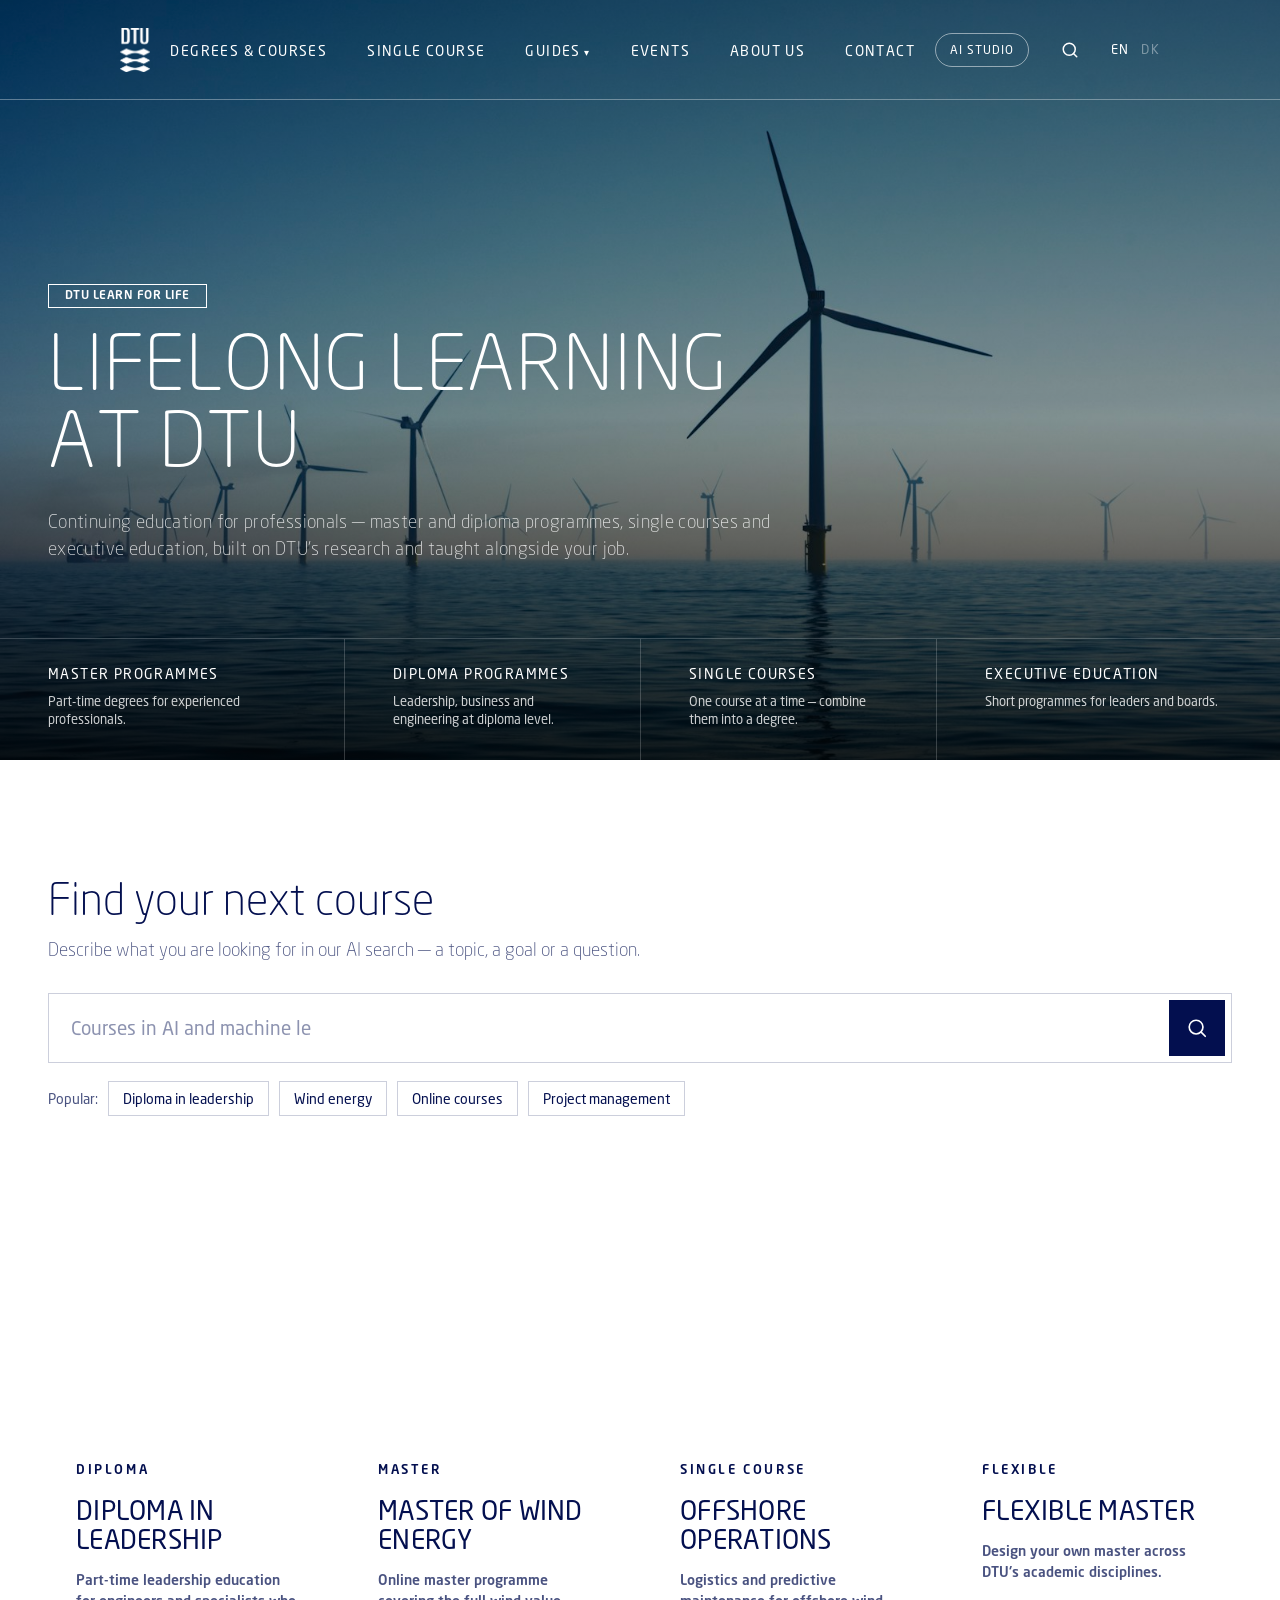
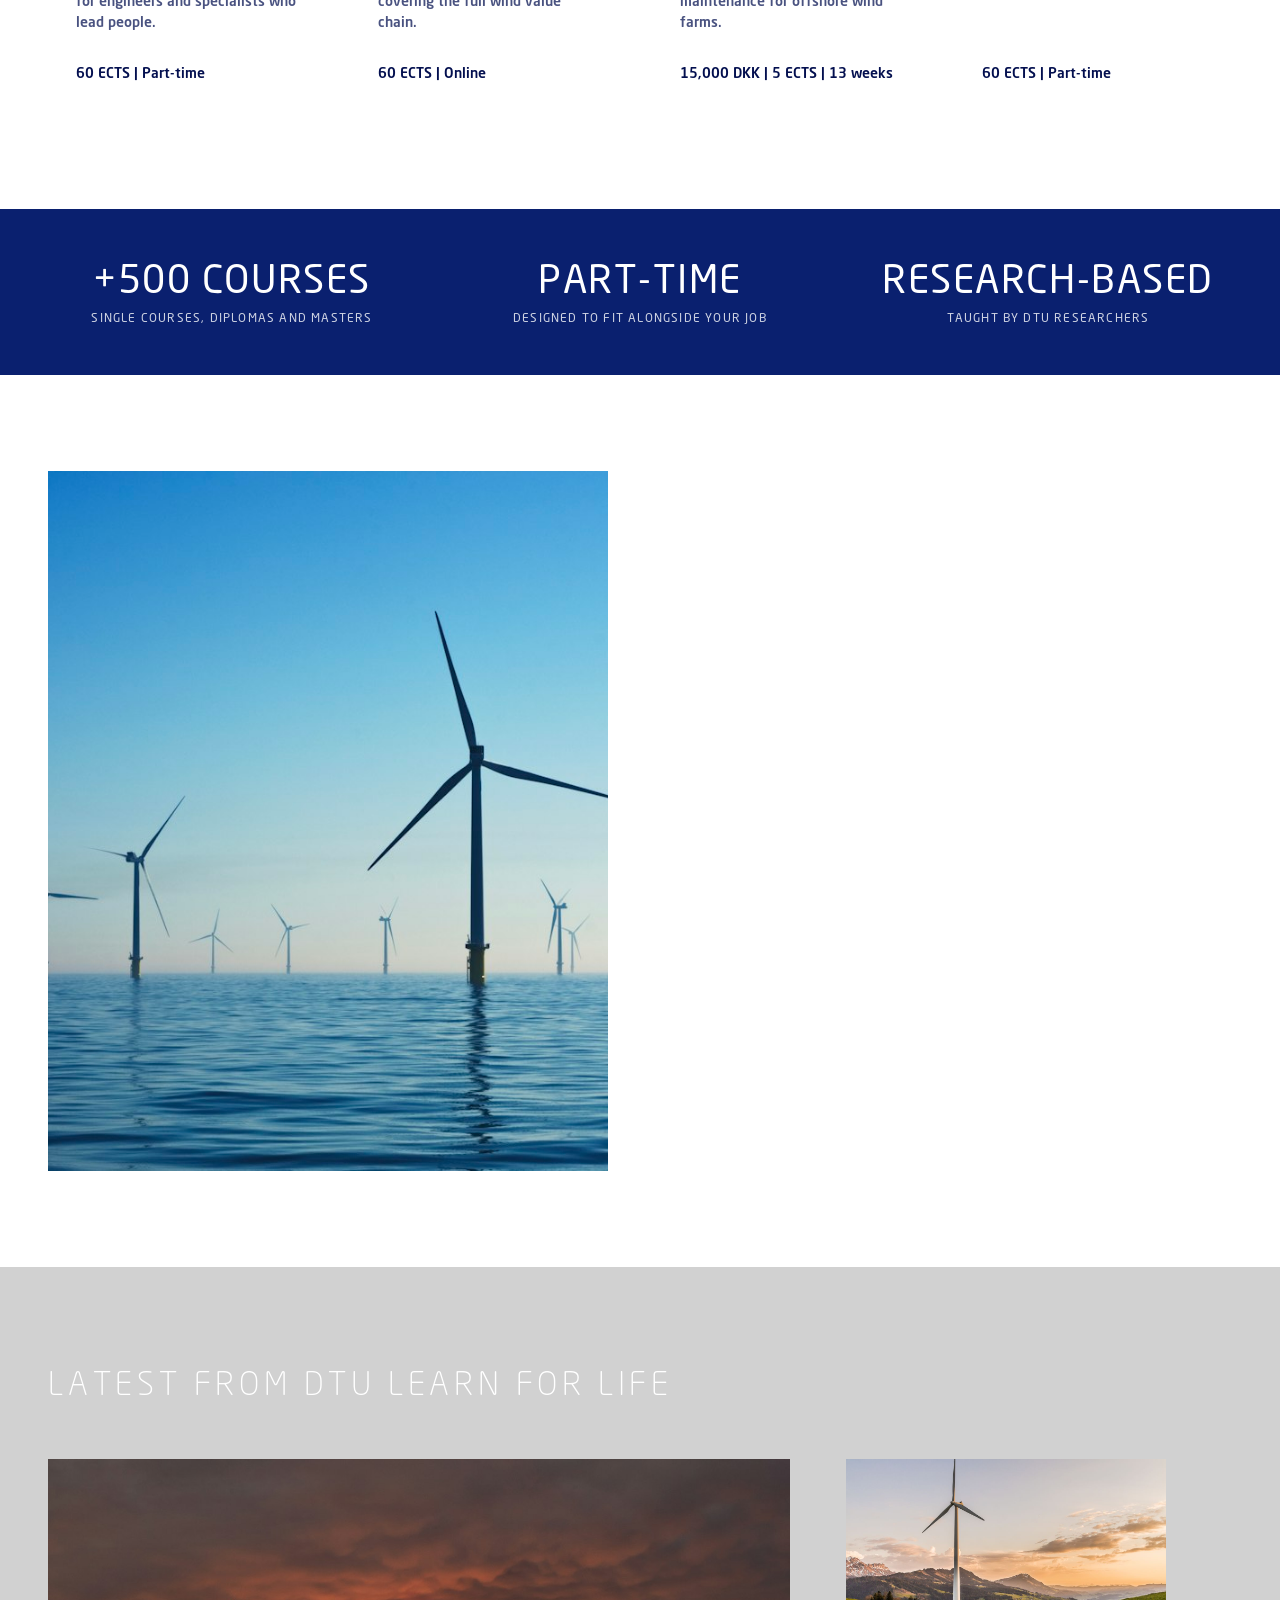
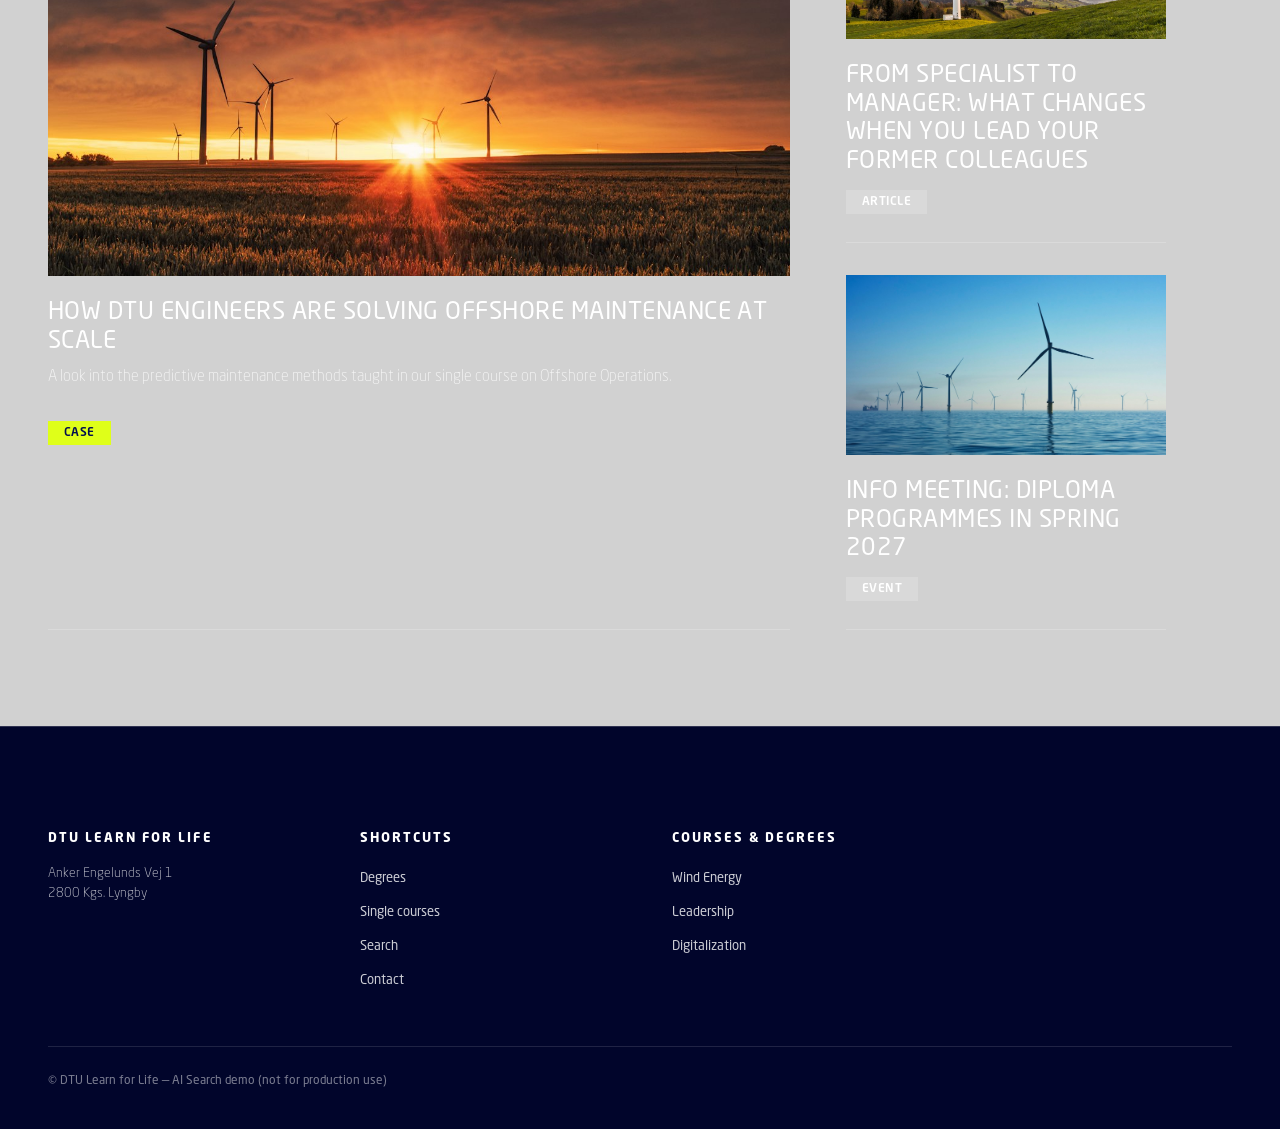
<file: index.html>
<!DOCTYPE html>
<html lang="en">
<head>
<meta charset="UTF-8" />
<meta name="viewport" content="width=device-width, initial-scale=1.0" />
<title>DTU Learn for Life — Continuing education at DTU</title>
<link rel="stylesheet" href="assets/css/styles.css?v=1795530573" />
<link rel="stylesheet" href="assets/css/theme.css?v=1795530573" />
</head>
<body class="page-home">

<nav class="navbar" id="navbar">
  <div class="logo">
    <a href="index.html"><img src="assets/img/dtu-logo-white.png" alt="DTU Learn for Life" /></a>
  </div>
  <ul class="nav-links">
    <li><a href="wind-energy.html">Degrees &amp; Courses</a></li>
    <li><a href="single-course.html">Single Course</a></li>
    <li class="nav-drop"><a href="guide.html">Guides</a>
      <ul class="nav-sub">
        <li><a href="guide.html">Study guide<small>Diploma in Leadership</small></a></li>
        <li><a href="wind-energy.html#guide">Learning path<small>Questions &amp; packages</small></a></li>
        <li><a href="guide-career.html">Career goal<small>Start from a role</small></a></li>
      </ul>
    </li>
    <li><a href="#">Events</a></li>
    <li><a href="#">About us</a></li>
    <li><a href="#">Contact</a></li>
  </ul>
  <div class="navbar-right">
    <a class="nav-studio" href="studio.html">AI Studio</a>
    <a class="nav-search" href="search.html" aria-label="Search">
      <svg width="18" height="18" viewBox="0 0 24 24" fill="none" stroke="currentColor" stroke-width="2" stroke-linecap="round" stroke-linejoin="round"><circle cx="11" cy="11" r="8"/><line x1="21" y1="21" x2="16.65" y2="16.65"/></svg>
    </a>
    <div class="nav-lang"><span>EN</span><span class="dim">DK</span></div>
  </div>
</nav>

<header class="hero" style="background-image: url('assets/img/offshore-turbines-wide.jpg');">
  <div class="hero-main">
    <div class="hero-tags">
      <span class="tag tag-outline">DTU Learn for Life</span>
    </div>
    <h1>Lifelong learning at DTU</h1>
    <p class="hero-subtext">
      Continuing education for professionals — master and diploma programmes, single courses
      and executive education, built on DTU's research and taught alongside your job.
    </p>
  </div>
  <div class="hero-links">
    <a href="wind-energy.html">
      <span class="hero-links-title">Master programmes</span>
      <span class="hero-links-desc">Part-time degrees for experienced professionals.</span>
    </a>
    <a href="guide.html">
      <span class="hero-links-title">Diploma programmes</span>
      <span class="hero-links-desc">Leadership, business and engineering at diploma level.</span>
    </a>
    <a href="single-course.html">
      <span class="hero-links-title">Single courses</span>
      <span class="hero-links-desc">One course at a time — combine them into a degree.</span>
    </a>
    <a href="#">
      <span class="hero-links-title">Executive education</span>
      <span class="hero-links-desc">Short programmes for leaders and boards.</span>
    </a>
  </div>
</header>

<section class="section home-search" aria-labelledby="home-search-title">
  <div class="home-search-box">
    <h2 id="home-search-title">Find your next course</h2>
    <p>Describe what you are looking for in our AI search — a topic, a goal or a question.</p>
    <form class="home-search-form" action="search.html" method="get" role="search">
      <input type="text" name="q" placeholder="Search courses, programmes, events…" aria-label="Search" autocomplete="off" required
        data-typewriter="Courses in AI and machine learning|I am an engineer and want to move into management|Can I take a master’s while working full-time?|Courses in cybersecurity|Short courses in sustainability" />
      <button type="submit" aria-label="Search">
        <svg width="22" height="22" viewBox="0 0 24 24" fill="none" stroke="currentColor" stroke-width="1.8" stroke-linecap="round"><circle cx="11" cy="11" r="7.5"/><line x1="21" y1="21" x2="16.5" y2="16.5"/></svg>
      </button>
    </form>
    <div class="home-search-chips">
      <span>Popular:</span>
      <a href="search.html?q=diploma+in+leadership">Diploma in leadership</a>
      <a href="search.html?q=wind+energy">Wind energy</a>
      <a href="search.html?q=online+courses">Online courses</a>
      <a href="search.html?q=project+management">Project management</a>
    </div>
  </div>
</section>

<section class="section section-light">
  <h3 class="section-heading" style="font-size: 32px;">Popular right now</h3>
  <div class="course-grid">
    <div class="course-card">
      <div>
        <span class="label">Diploma</span>
        <h4><a href="guide.html">Diploma in Leadership</a></h4>
        <p class="desc">Part-time leadership education for engineers and specialists who lead people.</p>
      </div>
      <div class="meta">60 ECTS | Part-time</div>
    </div>
    <div class="course-card">
      <div>
        <span class="label">Master</span>
        <h4><a href="wind-energy.html">Master of Wind Energy</a></h4>
        <p class="desc">Online master programme covering the full wind value chain.</p>
      </div>
      <div class="meta">60 ECTS | Online</div>
    </div>
    <div class="course-card">
      <div>
        <span class="label">Single course</span>
        <h4><a href="single-course.html">Offshore Operations</a></h4>
        <p class="desc">Logistics and predictive maintenance for offshore wind farms.</p>
      </div>
      <div class="meta">15,000 DKK | 5 ECTS | 13 weeks</div>
    </div>
    <div class="course-card">
      <div>
        <span class="label">Flexible</span>
        <h4>Flexible Master</h4>
        <p class="desc">Design your own master across DTU's academic disciplines.</p>
      </div>
      <div class="meta">60 ECTS | Part-time</div>
    </div>
  </div>
</section>

<div class="stats-bar">
  <div class="stat"><div class="figure">+500 COURSES</div><div class="caption">Single courses, diplomas and masters</div></div>
  <div class="stat"><div class="figure">PART-TIME</div><div class="caption">Designed to fit alongside your job</div></div>
  <div class="stat"><div class="figure">RESEARCH-BASED</div><div class="caption">Taught by DTU researchers</div></div>
</div>

<section class="section section-light">
  <div class="split">
    <img src="assets/img/offshore-turbines.jpg" alt="Offshore wind turbines" />
    <div class="content">
      <h3>Not sure where to start?</h3>
      <p>
        Our study guide asks you a few questions about your background and goals, and suggests
        the programmes and courses that fit — starting with the Diploma in Leadership.
      </p>
      <p><a class="link" href="guide.html">Open the study guide →</a></p>
    </div>
  </div>
</section>

<section class="section section-dark">
  <h3 class="section-heading" style="font-size: 32px;">Latest from DTU Learn for Life</h3>
  <div class="resources-grid">
    <div class="news-card-large">
      <img src="assets/img/turbines-sunset.jpg" alt="Wind farm at sunset" />
      <h4>How DTU engineers are solving offshore maintenance at scale</h4>
      <p>A look into the predictive maintenance methods taught in our single course on Offshore Operations.</p>
      <span class="tag tag-online">Case</span>
    </div>
    <div class="news-stack">
      <div class="news-card-small">
        <img src="assets/img/turbine-hillside.jpg" alt="Single wind turbine on hillside" />
        <h4>From specialist to manager: what changes when you lead your former colleagues</h4>
        <span class="tag tag-single">Article</span>
      </div>
      <div class="news-card-small">
        <img src="assets/img/offshore-turbines-wide.jpg" alt="Offshore wind farm" />
        <h4>Info meeting: diploma programmes in spring 2027</h4>
        <span class="tag tag-single">Event</span>
      </div>
    </div>
  </div>
</section>

<footer class="footer">
  <div class="footer-grid">
    <div class="footer-col">
      <h5>DTU Learn for Life</h5>
      <p class="footer-address">Anker Engelunds Vej 1<br/>2800 Kgs. Lyngby</p>
    </div>
    <div class="footer-col">
      <h5>Shortcuts</h5>
      <ul>
        <li><a href="wind-energy.html">Degrees</a></li>
        <li><a href="single-course.html">Single courses</a></li>
        <li><a href="search.html">Search</a></li>
        <li><a href="#">Contact</a></li>
      </ul>
    </div>
    <div class="footer-col">
      <h5>Courses &amp; Degrees</h5>
      <ul>
        <li><a href="wind-energy.html">Wind Energy</a></li>
        <li><a href="guide.html">Leadership</a></li>
        <li><a href="#">Digitalization</a></li>
      </ul>
    </div>
    <div class="footer-col"></div>
  </div>
  <div class="footer-bottom">© DTU Learn for Life — AI Search demo (not for production use)</div>
</footer>

<script src="assets/js/typewriter.js?v=1795530573"></script>
<script>
  window.addEventListener("scroll", () => {
    document.getElementById("navbar").classList.toggle("scrolled", window.scrollY > 20);
  });
</script>
</body>
</html>
</file>
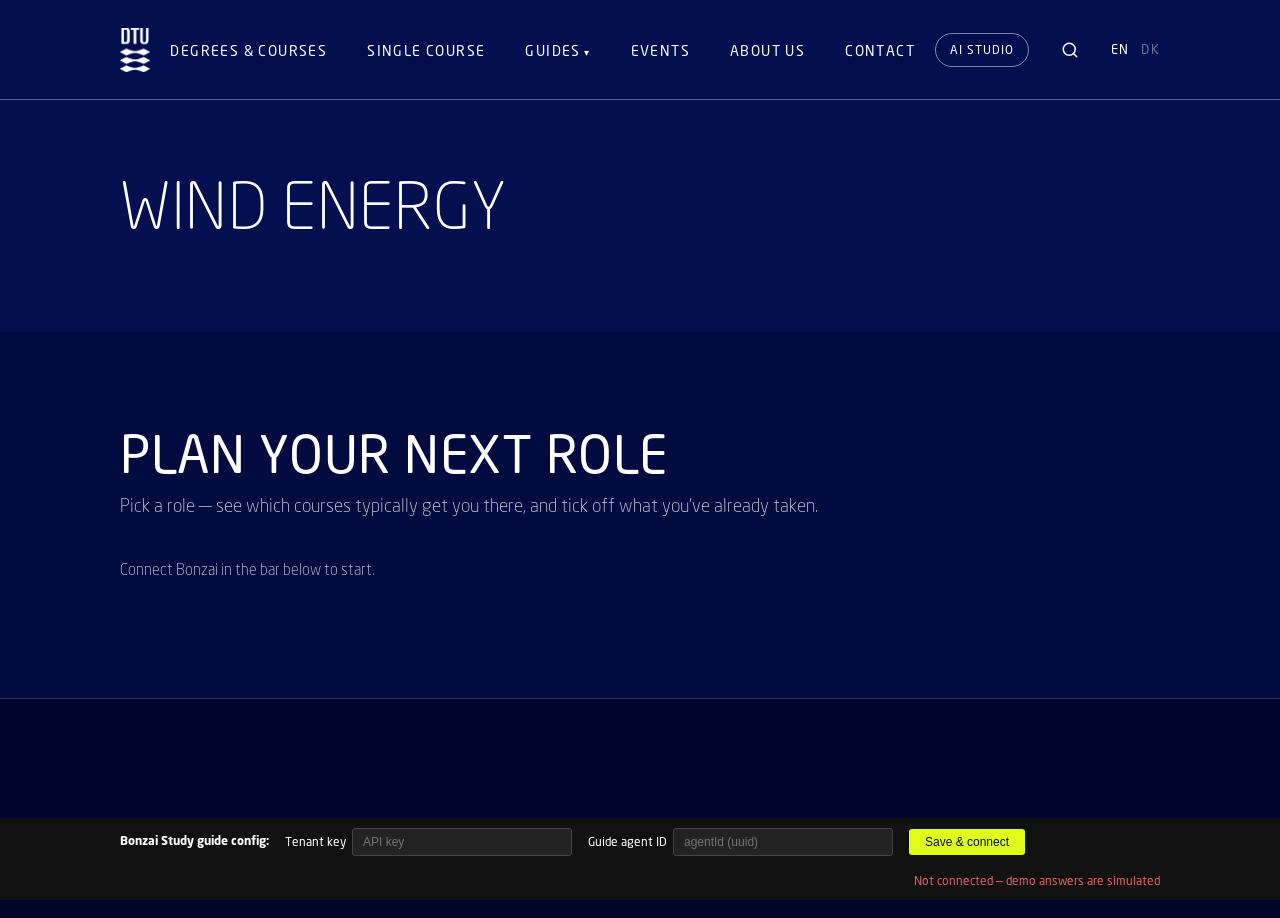
<file: guide-career.html>
<!DOCTYPE html>
<html lang="en">
<head>
<meta charset="UTF-8" />
<meta name="viewport" content="width=device-width, initial-scale=1.0" />
<title>Plan your next role — Wind Energy — DTU Learn for Life</title>
<link rel="stylesheet" href="assets/css/styles.css?v=1795530573" />
<link rel="stylesheet" href="assets/css/theme.css?v=1795530573" />
</head>
<body class="page-guide" data-bonzai-config="bonzai-guide-config" data-bonzai-key-from="bonzai-demo-config" data-bonzai-label="Bonzai Study guide config" data-bonzai-agent-label="Guide agent ID">

<nav class="navbar scrolled" id="navbar">
  <div class="logo">
    <a href="index.html"><img src="assets/img/dtu-logo-white.png" alt="DTU Learn for Life" /></a>
  </div>
  <ul class="nav-links">
    <li><a href="wind-energy.html">Degrees &amp; Courses</a></li>
    <li><a href="single-course.html">Single Course</a></li>
    <li class="nav-drop"><a href="guide.html">Guides</a>
      <ul class="nav-sub">
        <li><a href="guide.html">Study guide<small>Diploma in Leadership</small></a></li>
        <li><a href="wind-energy.html#guide">Learning path<small>Questions &amp; packages</small></a></li>
        <li><a href="guide-career.html">Career goal<small>Start from a role</small></a></li>
      </ul>
    </li>
    <li><a href="#">Events</a></li>
    <li><a href="#">About us</a></li>
    <li><a href="#">Contact</a></li>
  </ul>
  <div class="navbar-right">
    <a class="nav-studio" href="studio.html">AI Studio</a>
    <a class="nav-search" href="search.html" aria-label="Search">
      <svg width="18" height="18" viewBox="0 0 24 24" fill="none" stroke="currentColor" stroke-width="2" stroke-linecap="round" stroke-linejoin="round"><circle cx="11" cy="11" r="8"/><line x1="21" y1="21" x2="16.65" y2="16.65"/></svg>
    </a>
    <div class="nav-lang"><span>EN</span><span class="dim">DK</span></div>
  </div>
</nav>


<header class="search-hero">
  <h1>Wind Energy</h1>
</header>

<section
  data-bonzai-career
  data-guide-topic="Wind Energy"
  data-guide-page-type="topic"
  data-guide-title="Plan your next role"
  data-guide-lead="Pick a role — see which courses typically get you there, and tick off what you've already taken."
></section>

<footer class="footer">
  <div class="footer-bottom">© DTU Learn for Life — AI Search demo (not for production use)</div>
</footer>

<script src="assets/js/bonzai-client.js?v=1795530573"></script>
<script src="assets/js/bonzai-config.js?v=1795530573"></script>
<script src="assets/js/markdown-lite.js?v=1795530573"></script>
<script src="assets/js/guide-kit.js?v=1795530573"></script>
<script src="assets/js/bonzai-career.js?v=1795530573"></script>
</body>
</html>
</file>
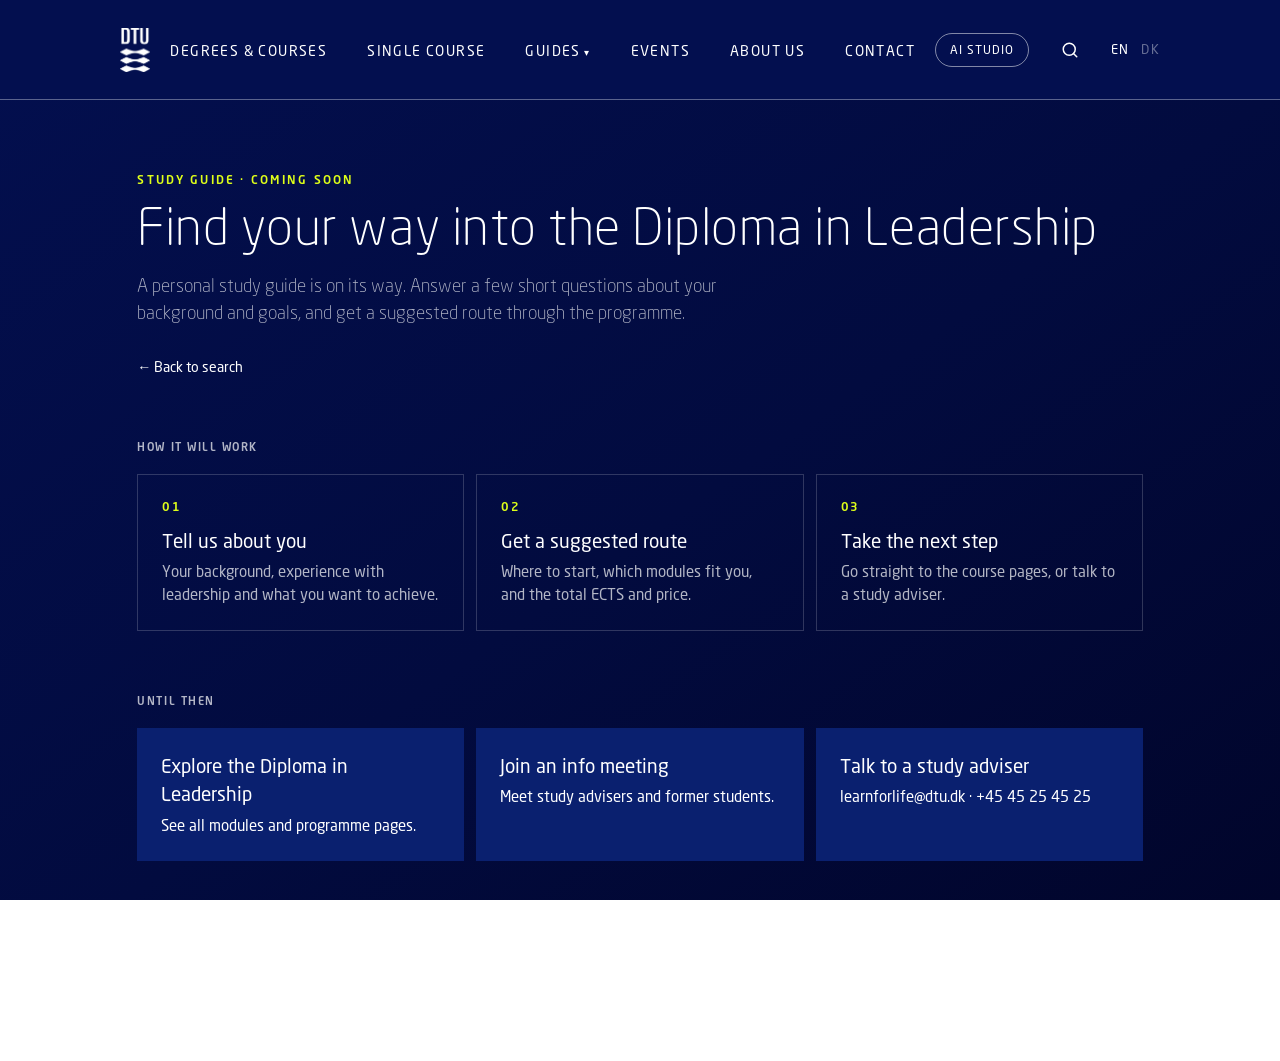
<file: guide.html>
<!DOCTYPE html>
<html lang="en">
<head>
<meta charset="UTF-8" />
<meta name="viewport" content="width=device-width, initial-scale=1.0" />
<title>Study guide — Diploma in Leadership — DTU Learn for Life</title>
<link rel="stylesheet" href="assets/css/styles.css?v=1795530573" />
<link rel="stylesheet" href="assets/css/theme.css?v=1795530573" />
<link rel="stylesheet" href="assets/css/search.css?v=1795530573" />
</head>
<body class="ps ps--guide">

<nav class="navbar navbar--solid" id="navbar">
  <div class="logo">
    <a href="index.html"><img src="assets/img/dtu-logo-white.png" alt="DTU Learn for Life" /></a>
  </div>
  <ul class="nav-links">
    <li><a href="wind-energy.html">Degrees &amp; Courses</a></li>
    <li><a href="single-course.html">Single Course</a></li>
    <li class="nav-drop"><a href="guide.html">Guides</a>
      <ul class="nav-sub">
        <li><a href="guide.html">Study guide<small>Diploma in Leadership</small></a></li>
        <li><a href="wind-energy.html#guide">Learning path<small>Questions &amp; packages</small></a></li>
        <li><a href="guide-career.html">Career goal<small>Start from a role</small></a></li>
      </ul>
    </li>
    <li><a href="#">Events</a></li>
    <li><a href="#">About us</a></li>
    <li><a href="#">Contact</a></li>
  </ul>
  <div class="navbar-right">
    <a class="nav-studio" href="studio.html">AI Studio</a>
    <a class="nav-search" href="search.html" aria-label="Search">
      <svg width="18" height="18" viewBox="0 0 24 24" fill="none" stroke="currentColor" stroke-width="2" stroke-linecap="round" stroke-linejoin="round"><circle cx="11" cy="11" r="8"/><line x1="21" y1="21" x2="16.65" y2="16.65"/></svg>
    </a>
    <div class="nav-lang"><span>EN</span><span class="dim">DK</span></div>
  </div>
</nav>


<section class="pg-intro">
  <p class="pg-eyebrow">Study guide · Coming soon</p>
  <h1 class="pg-title">Find your way into the Diploma in Leadership</h1>
  <p class="pg-lead">A personal study guide is on its way. Answer a few short questions about your background and goals, and get a suggested route through the programme.</p>
  <p class="pg-asked" id="pg-asked" hidden></p>
  <a class="pg-back" id="pg-back" href="search.html">← Back to search</a>
</section>

<section class="pg-section">
  <p class="pg-label">How it will work</p>
  <ol class="pg-steps">
    <li><span>01</span><strong>Tell us about you</strong>Your background, experience with leadership and what you want to achieve.</li>
    <li><span>02</span><strong>Get a suggested route</strong>Where to start, which modules fit you, and the total ECTS and price.</li>
    <li><span>03</span><strong>Take the next step</strong>Go straight to the course pages, or talk to a study adviser.</li>
  </ol>
</section>

<section class="pg-section">
  <p class="pg-label">Until then</p>
  <div class="pg-cards">
    <a class="pg-card" href="search.html?q=diplom%20i%20ledelse"><strong>Explore the Diploma in Leadership</strong>See all modules and programme pages.</a>
    <a class="pg-card" href="search.html?q=informationsm%C3%B8de%20ledelse"><strong>Join an info meeting</strong>Meet study advisers and former students.</a>
    <a class="pg-card" href="mailto:learnforlife@dtu.dk"><strong>Talk to a study adviser</strong>learnforlife@dtu.dk · +45 45 25 45 25</a>
  </div>
</section>

<footer class="ps-footer">© DTU Learn for Life — study guide prototype</footer>

<script>
  (function () {
    var q = new URLSearchParams(location.search).get("q");
    if (!q) return;
    var el = document.getElementById("pg-asked");
    el.hidden = false;
    el.innerHTML = "You searched for <strong></strong>";
    el.querySelector("strong").textContent = "“" + q + "”";
    document.getElementById("pg-back").href = "search.html?q=" + encodeURIComponent(q);
  })();
</script>
</body>
</html>
</file>
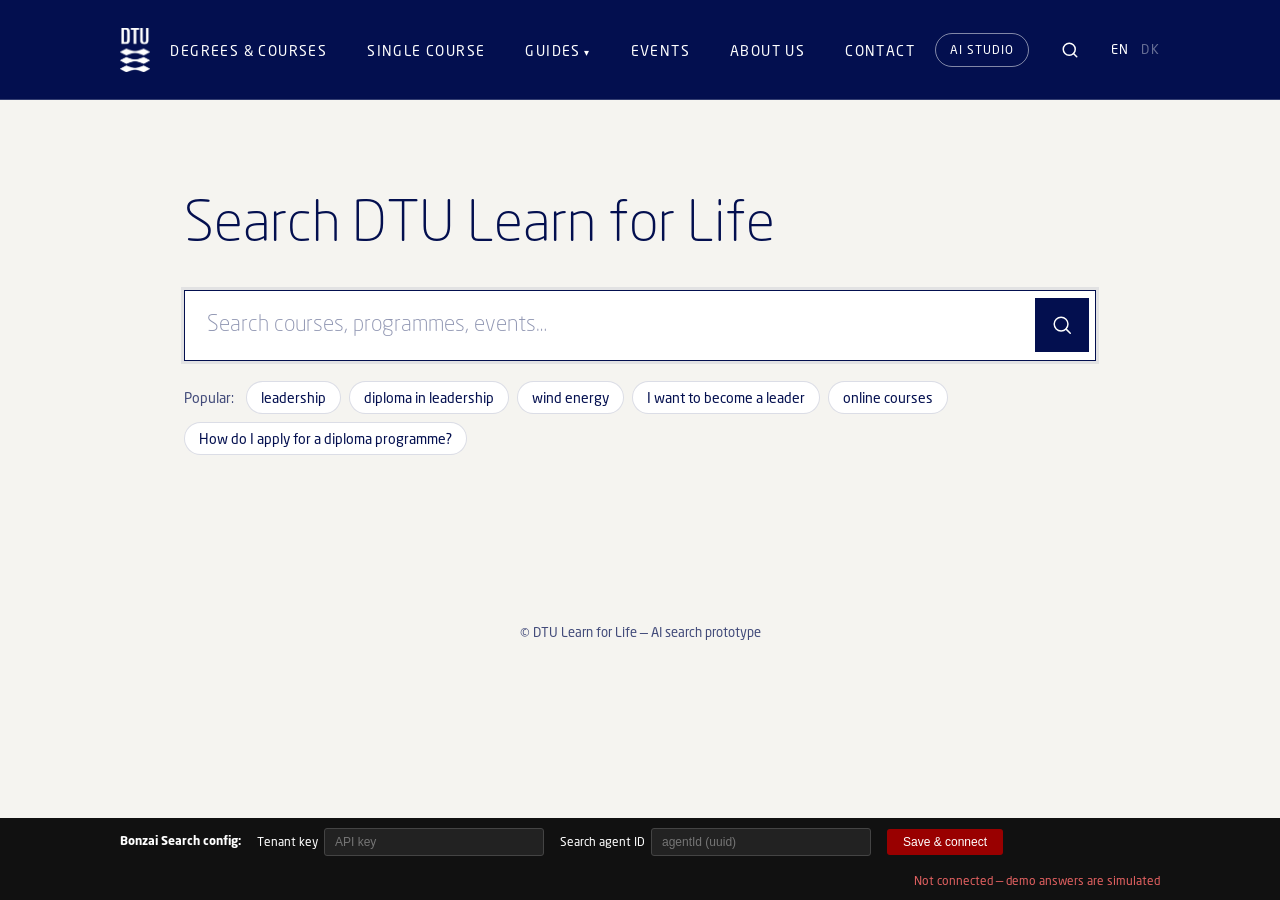
<file: search.html>
<!DOCTYPE html>
<html lang="en">
<head>
<meta charset="UTF-8" />
<meta name="viewport" content="width=device-width, initial-scale=1.0" />
<title>Search — DTU Learn for Life</title>
<link rel="stylesheet" href="assets/css/styles.css?v=1795530573" />
<link rel="stylesheet" href="assets/css/search.css?v=1795530573" />
</head>
<body class="ps" data-bonzai-label="Bonzai Search config" data-bonzai-agent-label="Search agent ID">

<nav class="navbar navbar--solid" id="navbar">
  <div class="logo">
    <a href="index.html"><img src="assets/img/dtu-logo-white.png" alt="DTU Learn for Life" /></a>
  </div>
  <ul class="nav-links">
    <li><a href="wind-energy.html">Degrees &amp; Courses</a></li>
    <li><a href="single-course.html">Single Course</a></li>
    <li class="nav-drop"><a href="guide.html">Guides</a>
      <ul class="nav-sub">
        <li><a href="guide.html">Study guide<small>Diploma in Leadership</small></a></li>
        <li><a href="wind-energy.html#guide">Learning path<small>Questions &amp; packages</small></a></li>
        <li><a href="guide-career.html">Career goal<small>Start from a role</small></a></li>
      </ul>
    </li>
    <li><a href="#">Events</a></li>
    <li><a href="#">About us</a></li>
    <li><a href="#">Contact</a></li>
  </ul>
  <div class="navbar-right">
    <a class="nav-studio" href="studio.html">AI Studio</a>
    <a class="nav-search" href="search.html" aria-label="Search">
      <svg width="18" height="18" viewBox="0 0 24 24" fill="none" stroke="currentColor" stroke-width="2" stroke-linecap="round" stroke-linejoin="round"><circle cx="11" cy="11" r="8"/><line x1="21" y1="21" x2="16.65" y2="16.65"/></svg>
    </a>
    <div class="nav-lang"><span>EN</span><span class="dim">DK</span></div>
  </div>
</nav>


<section class="ps-hero" id="ps-hero">
    <h1 class="ps-title">Search DTU Learn for Life</h1>
  <form class="ps-form" id="ps-form" role="search">
    <input type="text" id="ps-input" placeholder="Search courses, programmes, events…" aria-label="Search" autocomplete="off" data-typewriter="Courses in AI and machine learning|I am an engineer and want to move into management|Can I take a master’s while working full-time?|Courses in cybersecurity|Short courses in sustainability" />
    <button type="button" class="ps-clear" id="ps-clear" aria-label="Clear search" hidden>
      <svg width="18" height="18" viewBox="0 0 24 24" fill="none" stroke="currentColor" stroke-width="1.6" stroke-linecap="round"><line x1="6" y1="6" x2="18" y2="18"/><line x1="18" y1="6" x2="6" y2="18"/></svg>
    </button>
    <button type="submit" aria-label="Search">
      <svg width="22" height="22" viewBox="0 0 24 24" fill="none" stroke="currentColor" stroke-width="1.6" stroke-linecap="round"><circle cx="11" cy="11" r="7.5"/><line x1="21" y1="21" x2="16.5" y2="16.5"/></svg>
    </button>
  </form>
  <div class="ps-examples" id="ps-examples">
    <span>Popular:</span>
    <button type="button" data-q="leadership">leadership</button>
    <button type="button" data-q="diploma in leadership">diploma in leadership</button>
    <button type="button" data-q="wind energy">wind energy</button>
    <button type="button" data-q="I want to become a leader">I want to become a leader</button>
    <button type="button" data-q="online courses">online courses</button>
    <button type="button" data-q="How do I apply for a diploma programme?">How do I apply for a diploma programme?</button>
  </div>
</section>

<main class="ps-main" id="ps-main" hidden>
  <h1 class="ps-heading sr-only" id="ps-heading"></h1>
  <p class="ps-summary" id="ps-summary" aria-live="polite"></p>
  <div class="ps-toolbar">
    <div class="ps-facets" id="ps-facets"></div>
    <div class="ps-toolbar-right">
      <p class="ps-count" id="ps-count"></p>
      <button type="button" class="ps-reset" id="ps-reset">
        <svg width="14" height="14" viewBox="0 0 24 24" fill="none" stroke="currentColor" stroke-width="1.8" stroke-linecap="round"><path d="M3 12a9 9 0 1 0 3-6.7L3 8"/><path d="M3 3v5h5"/></svg>
        Start over
      </button>
    </div>
  </div>
  <div class="ps-list" id="ps-list"></div>
</main>

<footer class="ps-footer">© DTU Learn for Life — AI search prototype</footer>

<script src="assets/js/bonzai-client.js?v=1795530573"></script>
<script src="assets/js/bonzai-config.js?v=1795530573"></script>
<script src="assets/js/markdown-lite.js?v=1795530573"></script>
<script src="assets/js/guide-kit.js?v=1795530573"></script>
<script src="assets/js/bonzai-search.js?v=1795530573"></script>
<script src="assets/js/typewriter.js?v=1795530573"></script>
</body>
</html>
</file>
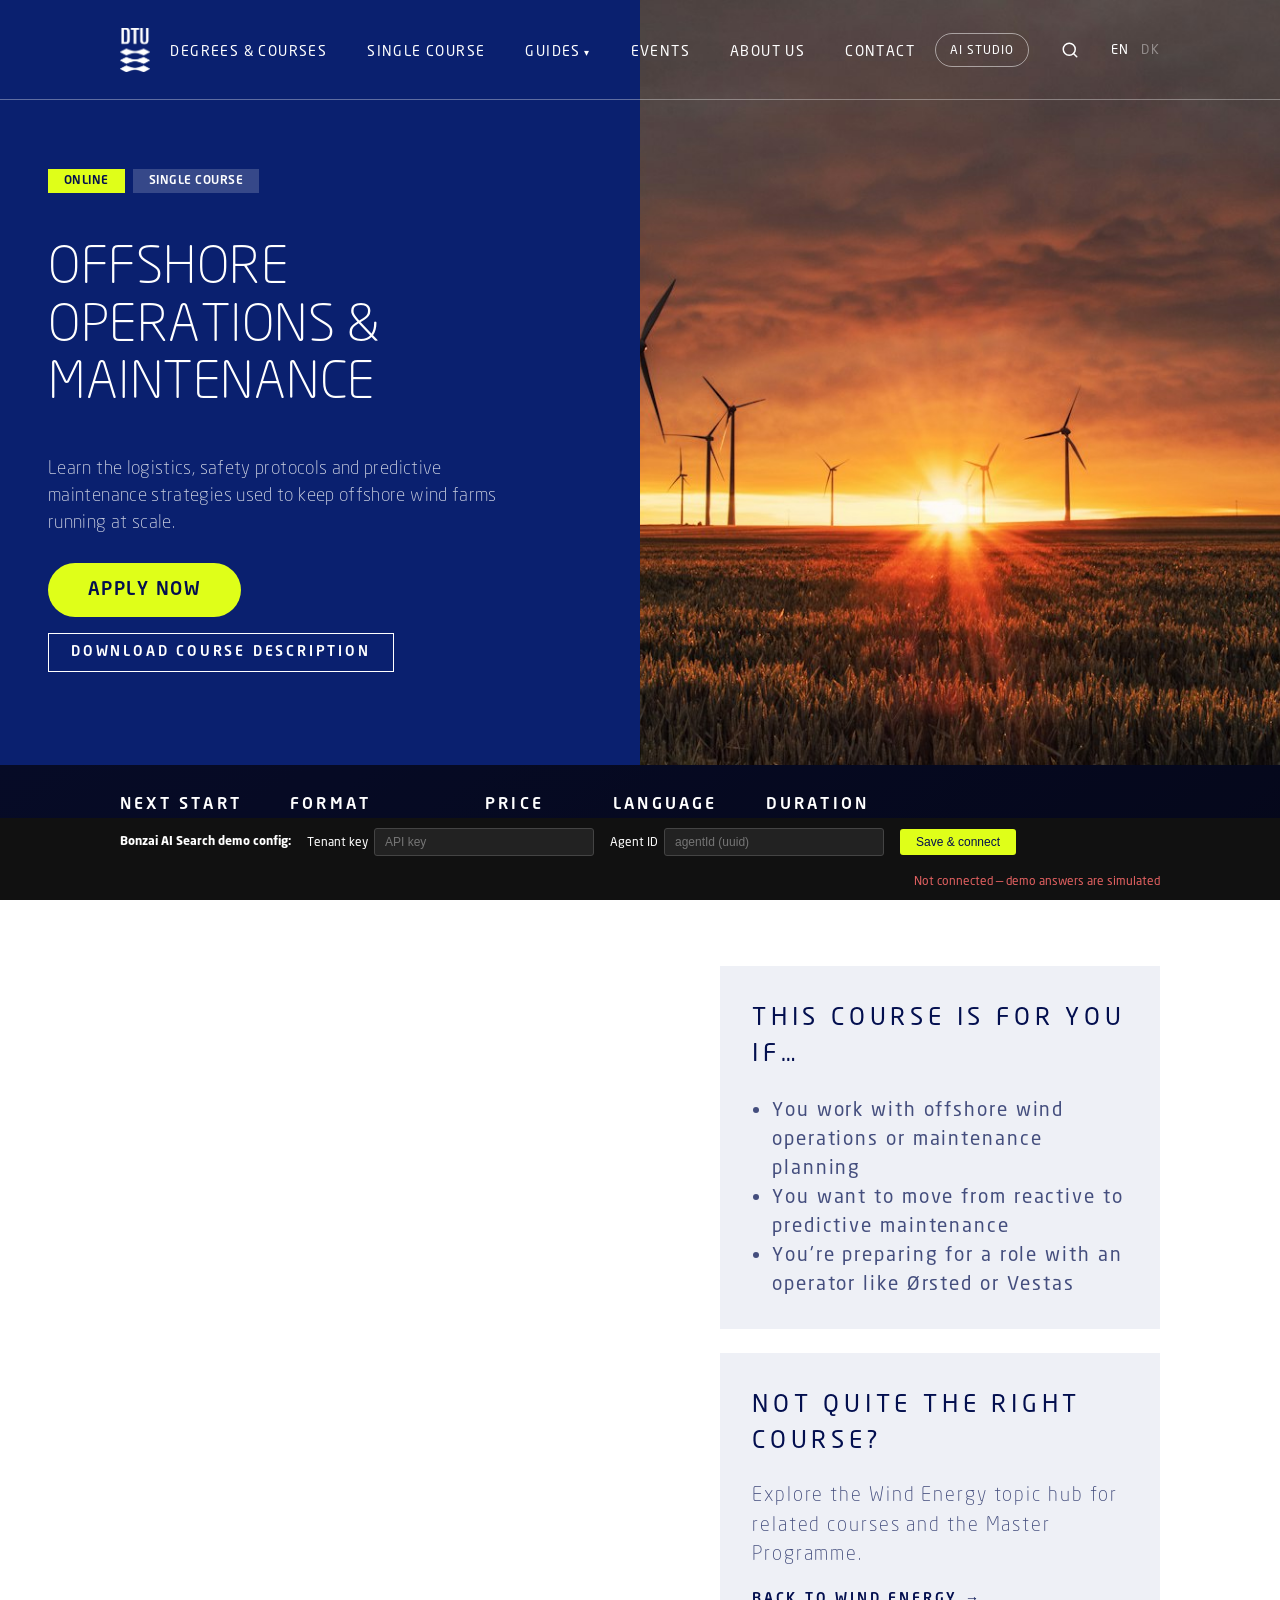
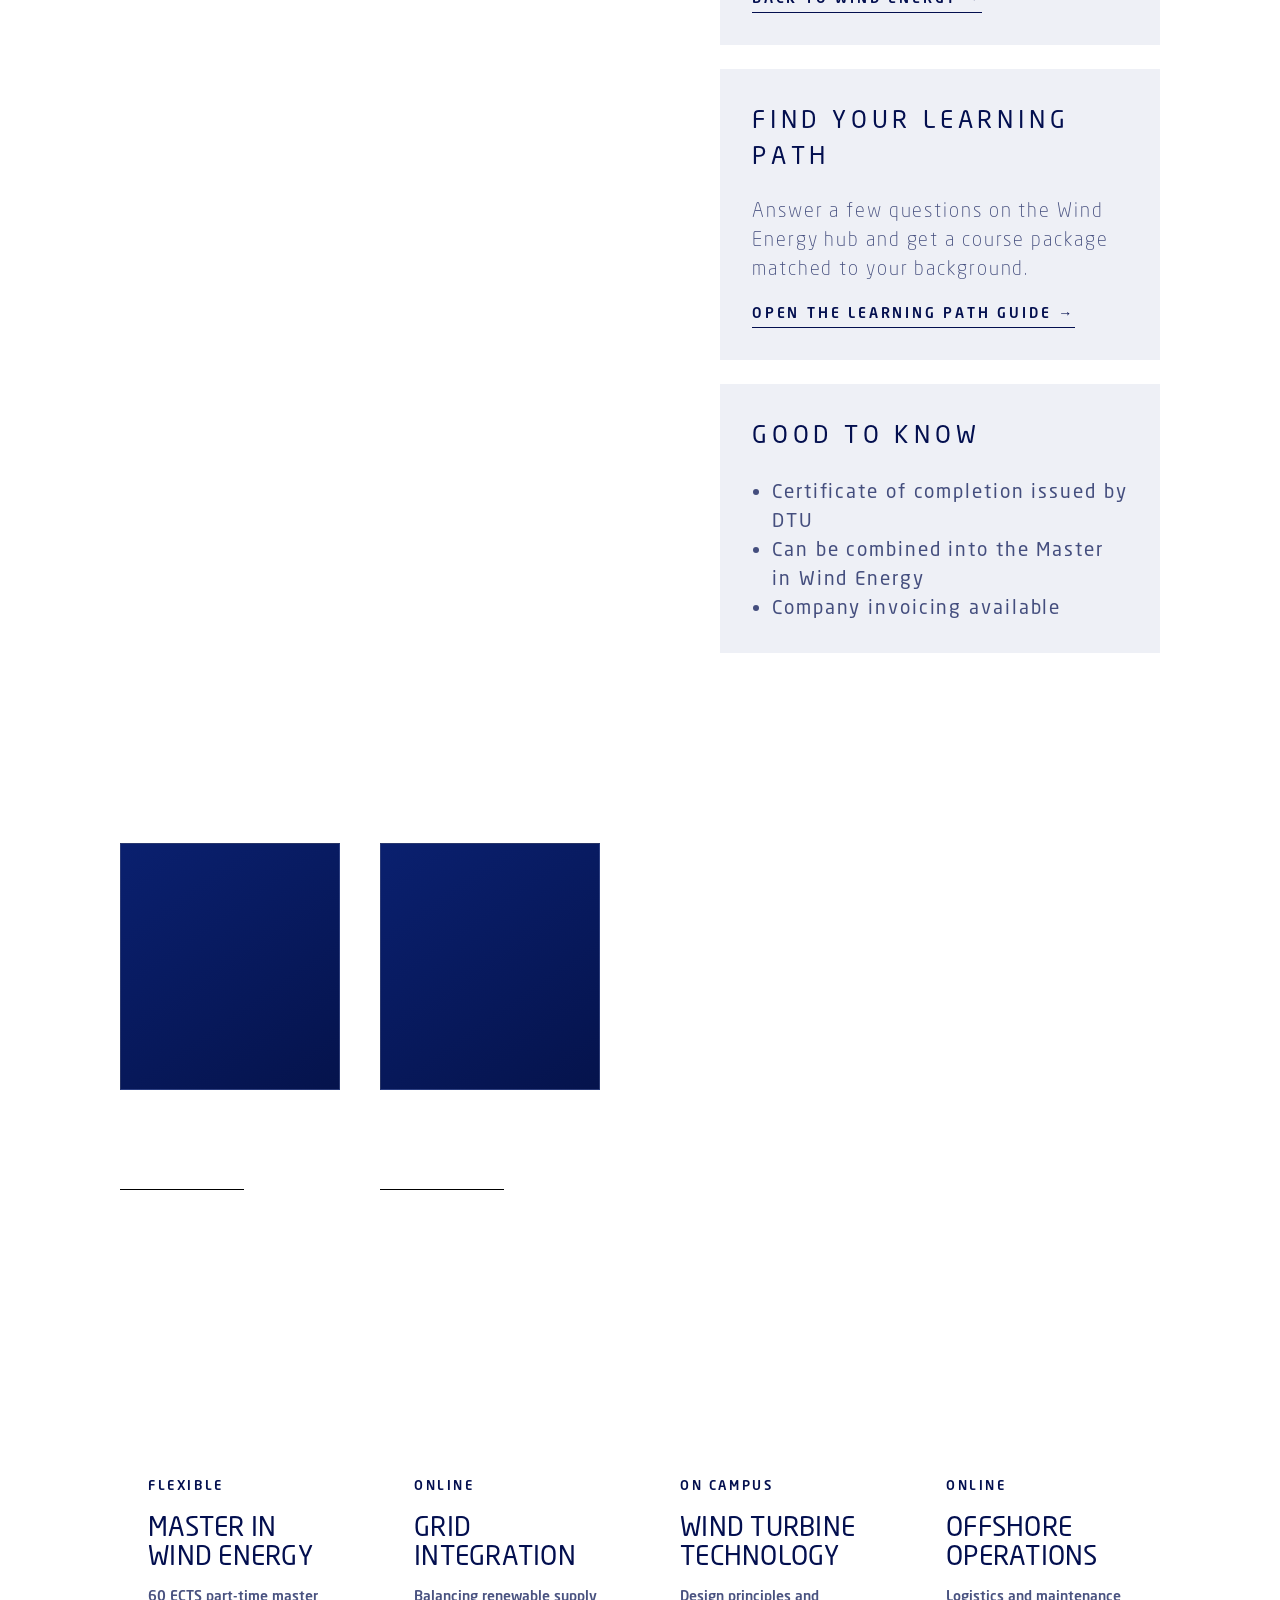
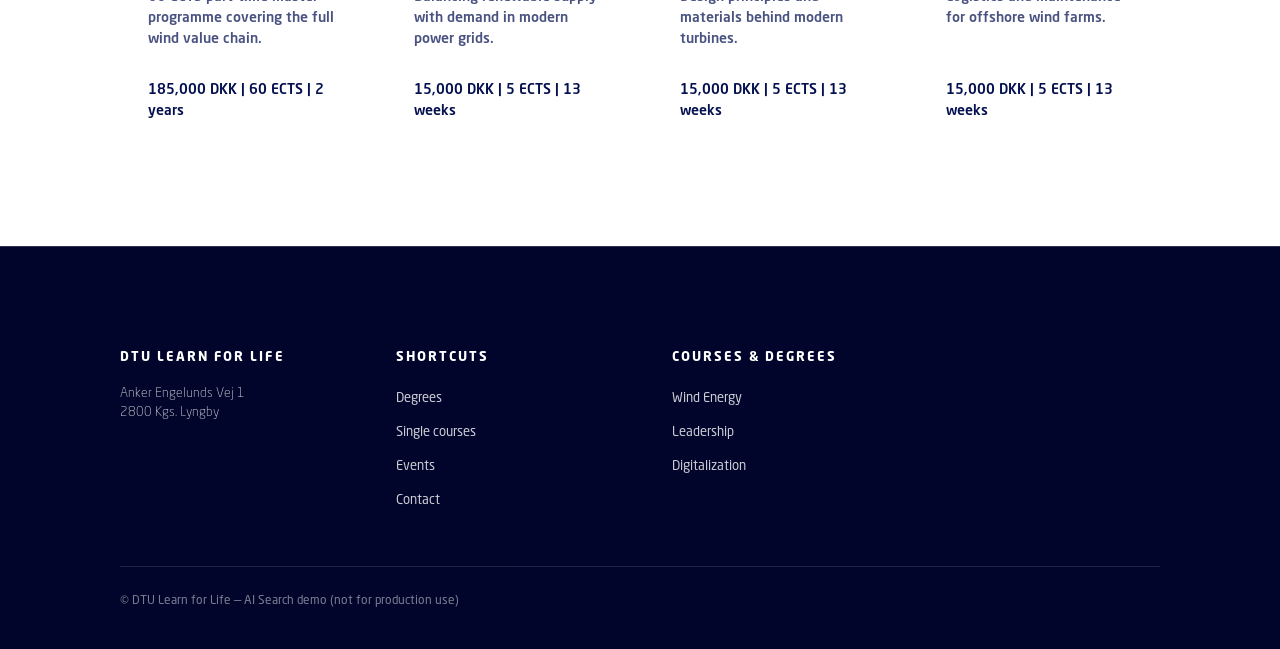
<file: single-course.html>
<!DOCTYPE html>
<html lang="en">
<head>
<meta charset="UTF-8" />
<meta name="viewport" content="width=device-width, initial-scale=1.0" />
<title>Offshore Operations — Single Course — DTU Learn for Life</title>
<link rel="stylesheet" href="assets/css/styles.css?v=1795530573" />
<link rel="stylesheet" href="assets/css/theme.css?v=1795530573" />
</head>
<body class="page-single-course">

<nav class="navbar navbar--on-charcoal" id="navbar">
  <div class="logo">
    <a href="index.html"><img src="assets/img/dtu-logo-white.png" alt="DTU Learn for Life" /></a>
  </div>
  <ul class="nav-links">
    <li><a href="wind-energy.html">Degrees &amp; Courses</a></li>
    <li><a href="single-course.html">Single Course</a></li>
    <li class="nav-drop"><a href="guide.html">Guides</a>
      <ul class="nav-sub">
        <li><a href="guide.html">Study guide<small>Diploma in Leadership</small></a></li>
        <li><a href="wind-energy.html#guide">Learning path<small>Questions &amp; packages</small></a></li>
        <li><a href="guide-career.html">Career goal<small>Start from a role</small></a></li>
      </ul>
    </li>
    <li><a href="#">Events</a></li>
    <li><a href="#">About us</a></li>
    <li><a href="#">Contact</a></li>
  </ul>
  <div class="navbar-right">
    <a class="nav-studio" href="studio.html">AI Studio</a>
    <a class="nav-search" href="search.html" aria-label="Search">
      <svg width="18" height="18" viewBox="0 0 24 24" fill="none" stroke="currentColor" stroke-width="2" stroke-linecap="round" stroke-linejoin="round"><circle cx="11" cy="11" r="8"/><line x1="21" y1="21" x2="16.65" y2="16.65"/></svg>
    </a>
    <div class="nav-lang"><span>EN</span><span class="dim">DK</span></div>
  </div>
</nav>


<section class="course-hero">
  <div class="course-hero-left">
    <div class="hero-tags">
      <span class="tag tag-online">Online</span>
      <span class="tag tag-single">Single course</span>
    </div>
    <h1>Offshore Operations &amp; Maintenance</h1>
    <p class="hero-subtext hero-subtext--charcoal">
      Learn the logistics, safety protocols and predictive maintenance strategies
      used to keep offshore wind farms running at scale.
    </p>
    <div class="course-hero-ctas">
      <button class="btn btn-primary" type="button">Apply now</button>
      <button class="btn btn-ghost btn-ghost--on-charcoal" type="button">Download course description</button>
    </div>
  </div>
  <div class="course-hero-right">
    <img src="assets/img/turbines-sunset.jpg" alt="Offshore wind farm at sunset" />
  </div>
</section>

<div class="course-meta-bar">
  <div class="item"><div class="label">Next start</div><div class="value">3 February 2027</div></div>
  <div class="item"><div class="label">Format</div><div class="value">Online, 3 live sessions</div></div>
  <div class="item"><div class="label">Price</div><div class="value">15,000 DKK</div></div>
  <div class="item"><div class="label">Language</div><div class="value">English</div></div>
  <div class="item"><div class="label">Duration</div><div class="value">13 weeks | 5 ECTS</div></div>
</div>

<div class="course-layout">
  <div class="course-content">
    <h3 class="course-section-title">What this course is about</h3>
    <p>
      Offshore wind farms require specialized logistics and maintenance planning to stay
      operational in harsh marine environments. This course covers vessel scheduling,
      technician safety, and the predictive maintenance models used by operators such as
      Ørsted and Siemens Gamesa.
    </p>

    <h3 class="course-section-title">What you'll learn</h3>
    <p>
      You'll leave with practical frameworks for planning maintenance windows around weather
      systems, interpreting turbine sensor data to predict failures before they happen, and
      coordinating offshore crews safely and efficiently.
    </p>

    <h3 class="course-section-title">Format, time and place</h3>
    <p>
      Fully online across 13 weeks, with three live virtual sessions and a final project
      based on a real maintenance case. Expect 4–6 hours of self-paced study per week.
    </p>

    <h3 class="course-section-title">Admission and prerequisites</h3>
    <p>
      Open to engineers, technicians and project managers with a background in mechanical,
      electrical or marine engineering, or equivalent practical experience in the wind
      energy sector.
    </p>
  </div>

  <aside class="course-sidebar">
    <div class="sidebar-card">
      <h5>This course is for you if…</h5>
      <ul>
        <li>You work with offshore wind operations or maintenance planning</li>
        <li>You want to move from reactive to predictive maintenance</li>
        <li>You're preparing for a role with an operator like Ørsted or Vestas</li>
      </ul>
    </div>
    <div class="sidebar-card">
      <h5>Not quite the right course?</h5>
      <p class="sidebar-lead">Explore the Wind Energy topic hub for related courses and the Master Programme.</p>
      <a class="link" href="wind-energy.html">Back to Wind Energy →</a>
    </div>
    <div class="sidebar-card">
      <h5>Find your learning path</h5>
      <p class="sidebar-lead">Answer a few questions on the Wind Energy hub and get a course package matched to your background.</p>
      <a class="link" href="wind-energy.html#guide">Open the learning path guide →</a>
    </div>
    <div class="sidebar-card">
      <h5>Good to know</h5>
      <ul>
        <li>Certificate of completion issued by DTU</li>
        <li>Can be combined into the Master in Wind Energy</li>
        <li>Company invoicing available</li>
      </ul>
    </div>
  </aside>
</div>

<section class="section section-light course-taught">
  <h3 class="course-section-title">Taught by</h3>
  <div class="people-row people-row--left">
    <div class="person-card">
      <div class="photo"></div>
      <div class="name">Lars Holm</div>
      <div class="title">Professor, Offshore Structures</div>
      <a class="link" href="#">Research profile</a>
    </div>
    <div class="person-card">
      <div class="photo"></div>
      <div class="name">Hans Eriksen</div>
      <div class="title">Senior Researcher, Grid Systems</div>
      <a class="link" href="#">Research profile</a>
    </div>
  </div>
</section>

<section class="section section-light course-related">
  <h3 class="course-section-title">Other wind courses</h3>
  <div class="course-grid">
    <div class="course-card">
      <div>
        <span class="label">Flexible</span>
        <h4>Master in Wind Energy</h4>
        <p class="desc">60 ECTS part-time master programme covering the full wind value chain.</p>
      </div>
      <div class="meta">185,000 DKK | 60 ECTS | 2 years</div>
    </div>
    <div class="course-card">
      <div>
        <span class="label">Online</span>
        <h4>Grid Integration</h4>
        <p class="desc">Balancing renewable supply with demand in modern power grids.</p>
      </div>
      <div class="meta">15,000 DKK | 5 ECTS | 13 weeks</div>
    </div>
    <div class="course-card">
      <div>
        <span class="label">On campus</span>
        <h4>Wind Turbine Technology</h4>
        <p class="desc">Design principles and materials behind modern turbines.</p>
      </div>
      <div class="meta">15,000 DKK | 5 ECTS | 13 weeks</div>
    </div>
    <div class="course-card">
      <div>
        <span class="label">Online</span>
        <h4>Offshore Operations</h4>
        <p class="desc">Logistics and maintenance for offshore wind farms.</p>
      </div>
      <div class="meta">15,000 DKK | 5 ECTS | 13 weeks</div>
    </div>
  </div>
</section>

<footer class="footer">
  <div class="footer-grid">
    <div class="footer-col">
      <h5>DTU Learn for Life</h5>
      <p class="footer-address">Anker Engelunds Vej 1<br/>2800 Kgs. Lyngby</p>
    </div>
    <div class="footer-col">
      <h5>Shortcuts</h5>
      <ul>
        <li><a href="wind-energy.html">Degrees</a></li>
        <li><a href="single-course.html">Single courses</a></li>
        <li><a href="#">Events</a></li>
        <li><a href="#">Contact</a></li>
      </ul>
    </div>
    <div class="footer-col">
      <h5>Courses &amp; Degrees</h5>
      <ul>
        <li><a href="wind-energy.html">Wind Energy</a></li>
        <li><a href="#">Leadership</a></li>
        <li><a href="#">Digitalization</a></li>
      </ul>
    </div>
    <div class="footer-col"></div>
  </div>
  <div class="footer-bottom">© DTU Learn for Life — AI Search demo (not for production use)</div>
</footer>

<script src="assets/js/bonzai-client.js?v=1795530573"></script>
<script src="assets/js/bonzai-config.js?v=1795530573"></script>
<script src="assets/js/markdown-lite.js?v=1795530573"></script>
<script>
  window.addEventListener("scroll", () => {
    document.getElementById("navbar").classList.toggle("scrolled", window.scrollY > 20);
  });
</script>
</body>
</html>
</file>
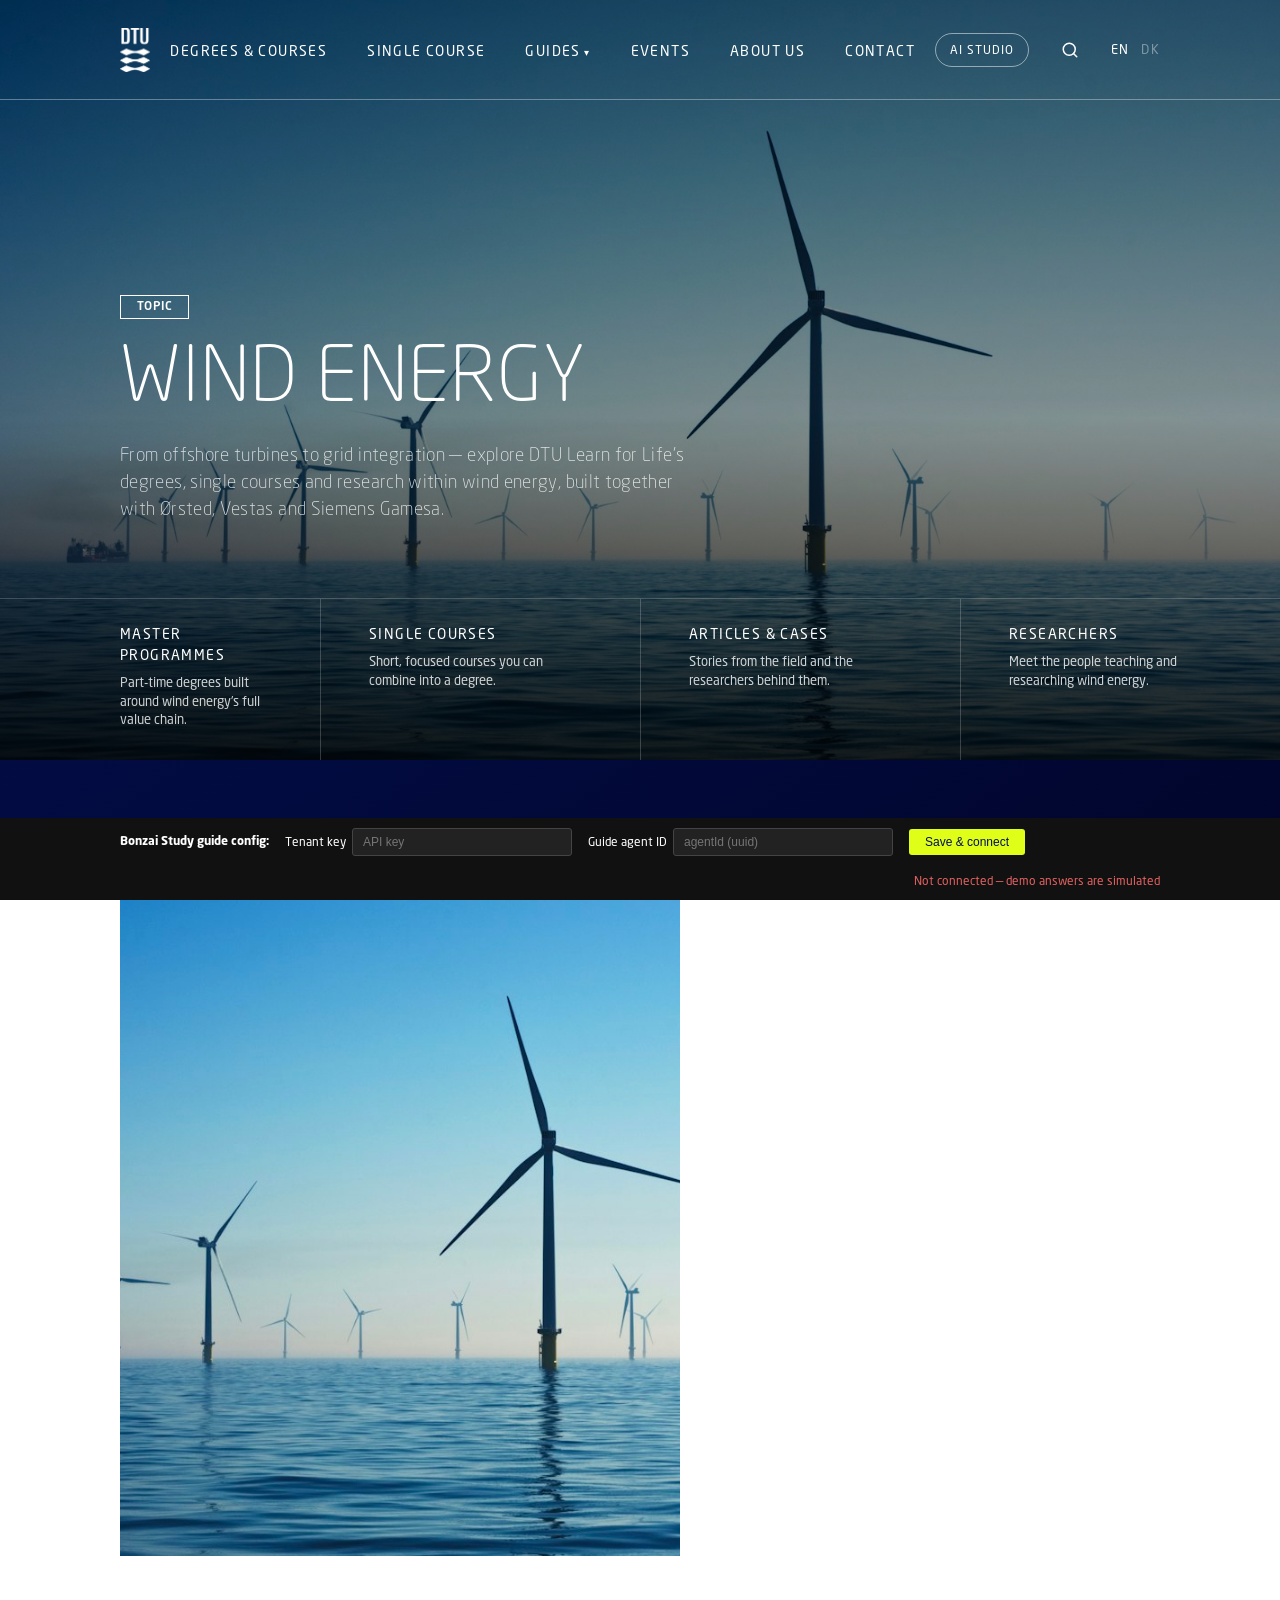
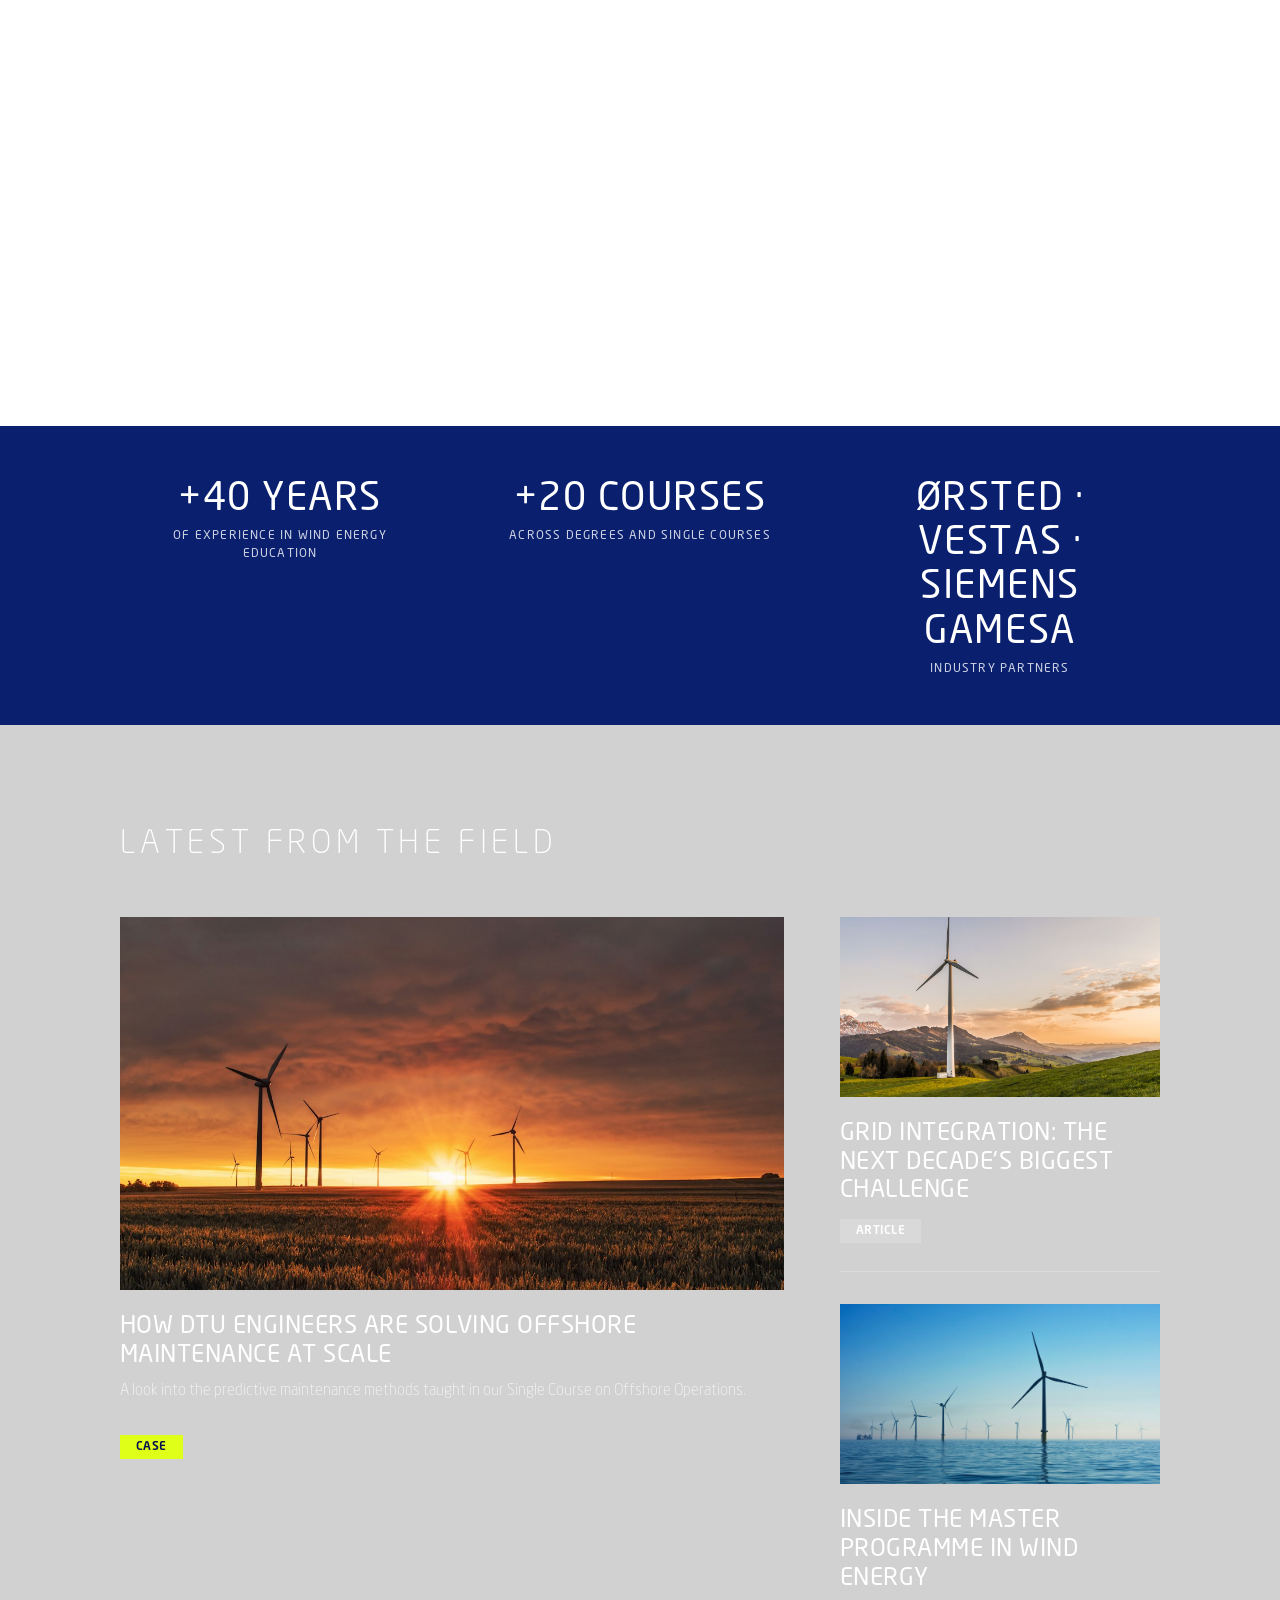
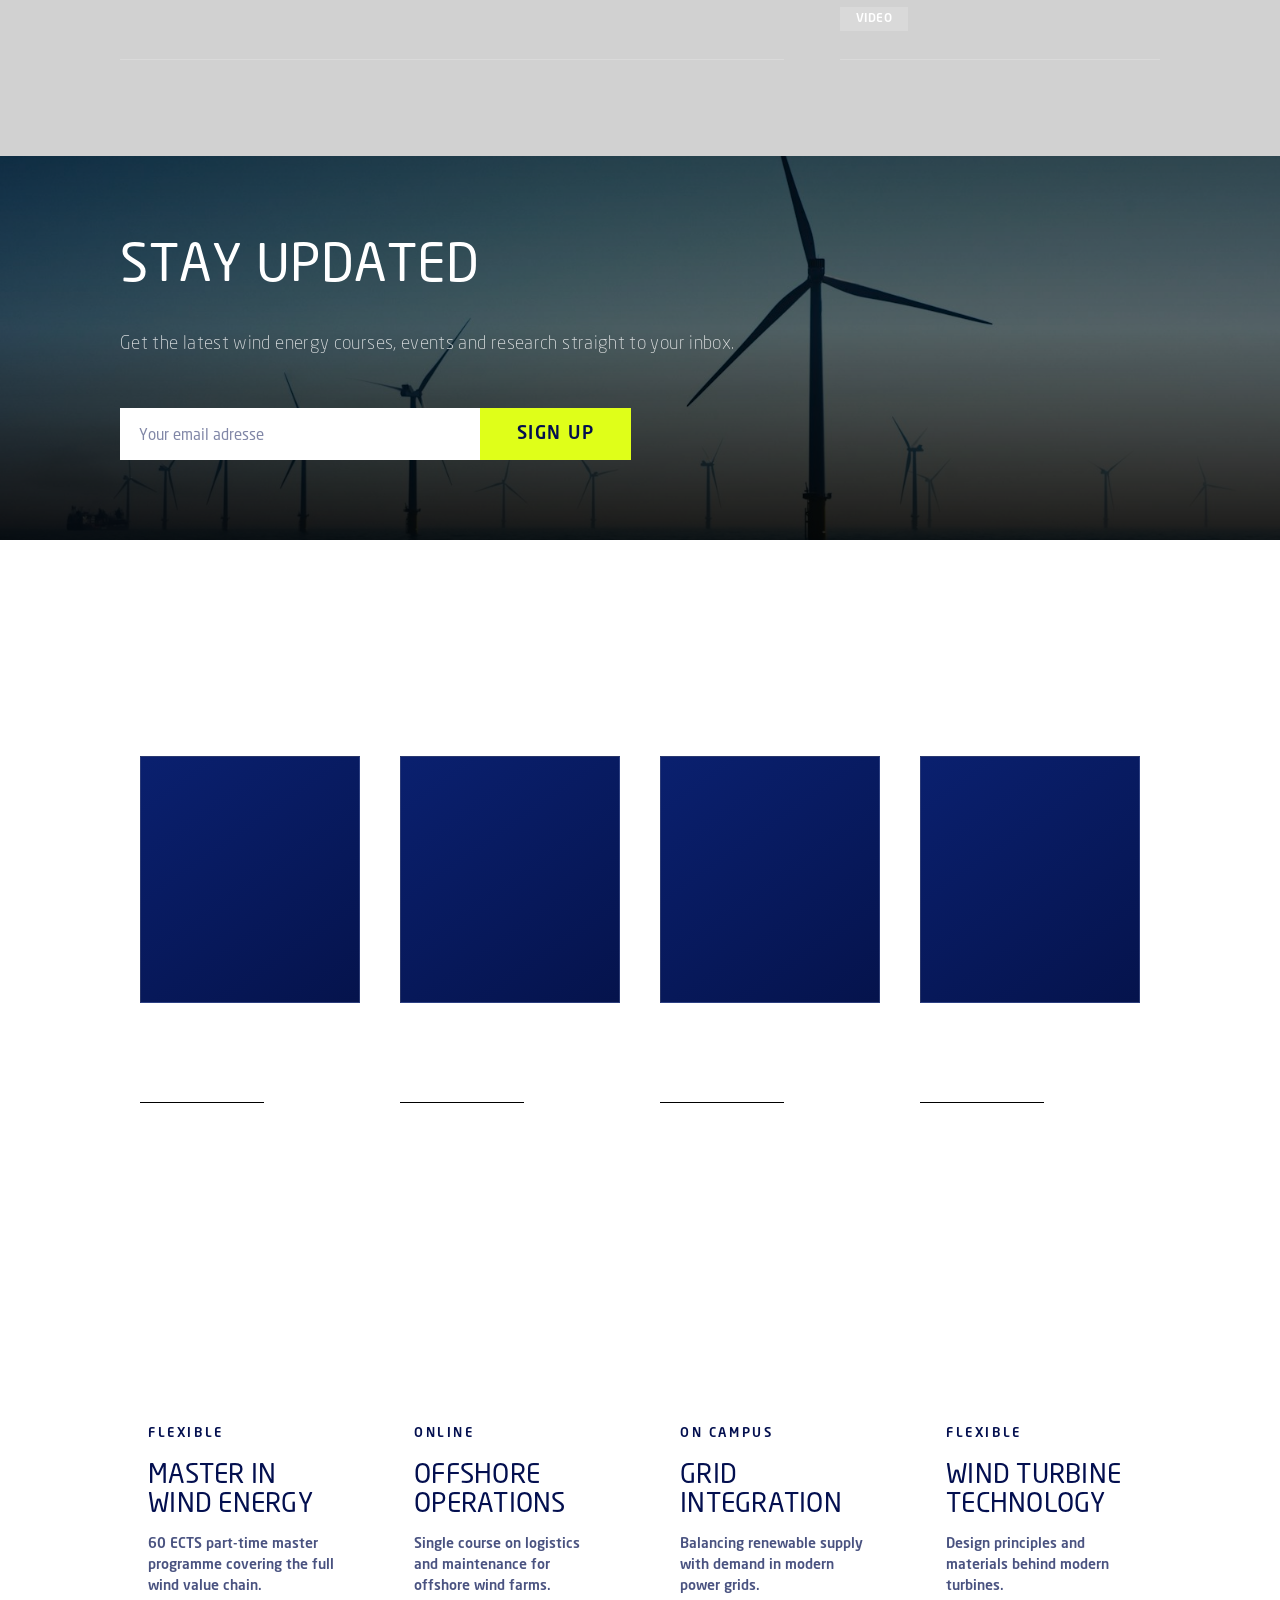
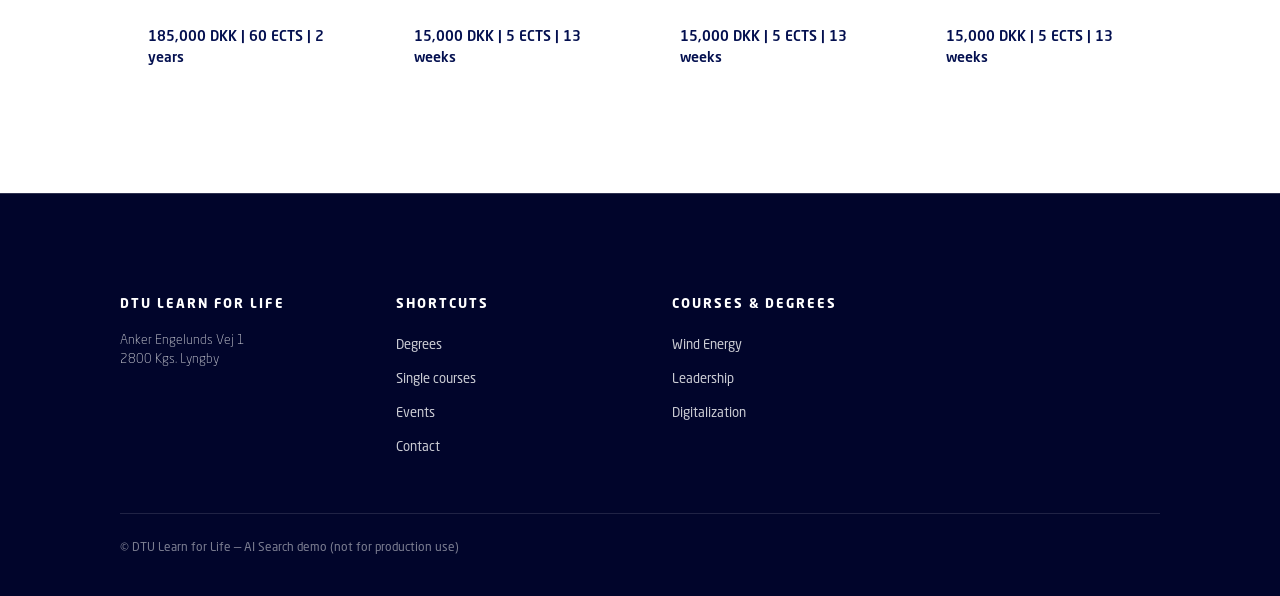
<file: wind-energy.html>
<!DOCTYPE html>
<html lang="en">
<head>
<meta charset="UTF-8" />
<meta name="viewport" content="width=device-width, initial-scale=1.0" />
<title>Wind Energy — DTU Learn for Life</title>
<link rel="stylesheet" href="assets/css/styles.css?v=1795530573" />
<link rel="stylesheet" href="assets/css/theme.css?v=1795530573" />
</head>
<body data-bonzai-config="bonzai-guide-config" data-bonzai-key-from="bonzai-demo-config" data-bonzai-label="Bonzai Study guide config" data-bonzai-agent-label="Guide agent ID">

<nav class="navbar" id="navbar">
  <div class="logo">
    <a href="index.html"><img src="assets/img/dtu-logo-white.png" alt="DTU Learn for Life" /></a>
  </div>
  <ul class="nav-links">
    <li><a href="wind-energy.html">Degrees &amp; Courses</a></li>
    <li><a href="single-course.html">Single Course</a></li>
    <li class="nav-drop"><a href="guide.html">Guides</a>
      <ul class="nav-sub">
        <li><a href="guide.html">Study guide<small>Diploma in Leadership</small></a></li>
        <li><a href="wind-energy.html#guide">Learning path<small>Questions &amp; packages</small></a></li>
        <li><a href="guide-career.html">Career goal<small>Start from a role</small></a></li>
      </ul>
    </li>
    <li><a href="#">Events</a></li>
    <li><a href="#">About us</a></li>
    <li><a href="#">Contact</a></li>
  </ul>
  <div class="navbar-right">
    <a class="nav-studio" href="studio.html">AI Studio</a>
    <a class="nav-search" href="search.html" aria-label="Search">
      <svg width="18" height="18" viewBox="0 0 24 24" fill="none" stroke="currentColor" stroke-width="2" stroke-linecap="round" stroke-linejoin="round"><circle cx="11" cy="11" r="8"/><line x1="21" y1="21" x2="16.65" y2="16.65"/></svg>
    </a>
    <div class="nav-lang"><span>EN</span><span class="dim">DK</span></div>
  </div>
</nav>


<header class="hero" style="background-image: url('assets/img/offshore-turbines-wide.jpg');">
  <div class="hero-main">
    <div class="hero-tags">
      <span class="tag tag-outline">Topic</span>
    </div>
    <h1>Wind Energy</h1>
    <p class="hero-subtext">
      From offshore turbines to grid integration — explore DTU Learn for Life's degrees,
      single courses and research within wind energy, built together with Ørsted, Vestas
      and Siemens Gamesa.
    </p>
  </div>
  <div class="hero-links">
    <a href="#study-options">
      <span class="hero-links-title">Master programmes</span>
      <span class="hero-links-desc">Part-time degrees built around wind energy's full value chain.</span>
    </a>
    <a href="#study-options">
      <span class="hero-links-title">Single courses</span>
      <span class="hero-links-desc">Short, focused courses you can combine into a degree.</span>
    </a>
    <a href="#resources">
      <span class="hero-links-title">Articles &amp; cases</span>
      <span class="hero-links-desc">Stories from the field and the researchers behind them.</span>
    </a>
    <a href="#researchers">
      <span class="hero-links-title">Researchers</span>
      <span class="hero-links-desc">Meet the people teaching and researching wind energy.</span>
    </a>
  </div>
</header>

<section class="section section-light">
  <div class="split">
    <img src="assets/img/offshore-turbines.jpg" alt="Offshore wind turbines" />
    <div class="content">
      <h3>Shaping the future of wind</h3>
      <p>
        Denmark has worked with wind energy for more than 40 years, and DTU Learn for Life has
        trained engineers and specialists across the entire value chain — from turbine design
        and offshore construction to grid balancing and energy policy.
      </p>
      <p>
        Our courses and degrees are developed in close collaboration with industry, so what you
        learn can be applied directly in your work the next day.
      </p>
    </div>
  </div>
</section>

<section
  id="guide"
  data-bonzai-guide
  data-guide-topic="Wind Energy"
  data-guide-page-type="topic"
  data-guide-title="Find your way into wind energy"
  data-guide-result-after="3"
></section>

<div class="stats-bar">
  <div class="stat"><div class="figure">+40 YEARS</div><div class="caption">Of experience in wind energy education</div></div>
  <div class="stat"><div class="figure">+20 COURSES</div><div class="caption">Across degrees and single courses</div></div>
  <div class="stat"><div class="figure">ØRSTED · VESTAS · SIEMENS GAMESA</div><div class="caption">Industry partners</div></div>
</div>

<section class="section section-dark" id="resources">
  <h3 class="section-heading" style="font-size: 32px;">Latest from the field</h3>
  <div class="resources-grid">
    <div class="news-card-large">
      <img src="assets/img/turbines-sunset.jpg" alt="Wind farm at sunset" />
      <h4>How DTU engineers are solving offshore maintenance at scale</h4>
      <p>A look into the predictive maintenance methods taught in our Single Course on Offshore Operations.</p>
      <span class="tag tag-online">Case</span>
    </div>
    <div class="news-stack">
      <div class="news-card-small">
        <img src="assets/img/turbine-hillside.jpg" alt="Single wind turbine on hillside" />
        <h4>Grid integration: the next decade's biggest challenge</h4>
        <span class="tag tag-single">Article</span>
      </div>
      <div class="news-card-small">
        <img src="assets/img/offshore-turbines-wide.jpg" alt="Offshore wind farm" />
        <h4>Inside the Master Programme in Wind Energy</h4>
        <span class="tag tag-single">Video</span>
      </div>
    </div>
  </div>
</section>

<div class="newsletter">
  <h3>Stay updated</h3>
  <p class="hero-subtext">Get the latest wind energy courses, events and research straight to your inbox.</p>
  <div class="newsletter-form">
    <input type="email" placeholder="Your email adresse" />
    <button class="btn btn-primary">Sign up</button>
  </div>
</div>

<section class="section section-light" id="researchers">
  <h3 style="text-align:center; font-size: 48px;">Meet our researchers</h3>
  <div class="people-row">
    <div class="person-card">
      <div class="photo"></div>
      <div class="name">Marianne Thomsen</div>
      <div class="title">Associate Professor, Wind Energy</div>
      <a class="link" href="#">Research profile</a>
    </div>
    <div class="person-card">
      <div class="photo"></div>
      <div class="name">Lars Holm</div>
      <div class="title">Professor, Offshore Structures</div>
      <a class="link" href="#">Research profile</a>
    </div>
    <div class="person-card">
      <div class="photo"></div>
      <div class="name">Hans Eriksen</div>
      <div class="title">Senior Researcher, Grid Systems</div>
      <a class="link" href="#">Research profile</a>
    </div>
    <div class="person-card">
      <div class="photo"></div>
      <div class="name">Line Berg</div>
      <div class="title">Associate Professor, Energy Policy</div>
      <a class="link" href="#">Research profile</a>
    </div>
  </div>
</section>

<section class="section section-light" id="study-options">
  <h3 class="section-heading" style="font-size: 32px;">Study options</h3>
  <div class="course-grid">
    <div class="course-card">
      <div>
        <span class="label">Flexible</span>
        <h4>Master in Wind Energy</h4>
        <p class="desc">60 ECTS part-time master programme covering the full wind value chain.</p>
      </div>
      <div class="meta">185,000 DKK | 60 ECTS | 2 years</div>
    </div>
    <div class="course-card">
      <div>
        <span class="label">Online</span>
        <h4><a href="single-course.html">Offshore Operations</a></h4>
        <p class="desc">Single course on logistics and maintenance for offshore wind farms.</p>
      </div>
      <div class="meta">15,000 DKK | 5 ECTS | 13 weeks</div>
    </div>
    <div class="course-card">
      <div>
        <span class="label">On campus</span>
        <h4>Grid Integration</h4>
        <p class="desc">Balancing renewable supply with demand in modern power grids.</p>
      </div>
      <div class="meta">15,000 DKK | 5 ECTS | 13 weeks</div>
    </div>
    <div class="course-card">
      <div>
        <span class="label">Flexible</span>
        <h4>Wind Turbine Technology</h4>
        <p class="desc">Design principles and materials behind modern turbines.</p>
      </div>
      <div class="meta">15,000 DKK | 5 ECTS | 13 weeks</div>
    </div>
  </div>
</section>

<footer class="footer">
  <div class="footer-grid">
    <div class="footer-col">
      <h5>DTU Learn for Life</h5>
      <p style="font-size:13px;">Anker Engelunds Vej 1<br/>2800 Kgs. Lyngby</p>
    </div>
    <div class="footer-col">
      <h5>Shortcuts</h5>
      <ul>
        <li><a href="#">Degrees</a></li>
        <li><a href="#">Single courses</a></li>
        <li><a href="#">Events</a></li>
        <li><a href="#">Contact</a></li>
      </ul>
    </div>
    <div class="footer-col">
      <h5>Courses &amp; Degrees</h5>
      <ul>
        <li><a href="#">Wind Energy</a></li>
        <li><a href="#">Leadership</a></li>
        <li><a href="#">Digitalization</a></li>
      </ul>
    </div>
    <div class="footer-col"></div>
  </div>
  <div class="footer-bottom">© DTU Learn for Life — AI Search demo (not for production use)</div>
</footer>

<script src="assets/js/bonzai-client.js?v=1795530573"></script>
<script src="assets/js/bonzai-config.js?v=1795530573"></script>
<script src="assets/js/markdown-lite.js?v=1795530573"></script>
<script src="assets/js/guide-kit.js?v=1795530573"></script>
<script src="assets/js/bonzai-guide.js?v=1795530573"></script>
<script>
  window.addEventListener("scroll", () => {
    document.getElementById("navbar").classList.toggle("scrolled", window.scrollY > 20);
  });
</script>
</body>
</html>
</file>
<file: assets/css/styles.css>
/* ====================================================================
   DTU Learn for Life — Design tokens (extracted from lfl-design-spec.md)
   Using the Figma design's intended display font (Neo Sans Std), supplied
   locally as webfonts.
   ==================================================================== */
@font-face {
  font-family: "Neo Sans Std";
  src: url("../fonts/neo-sans-std-light.otf") format("opentype");
  font-weight: 300;
  font-style: normal;
  font-display: swap;
}
@font-face {
  font-family: "Neo Sans Std";
  src: url("../fonts/neo-sans-std-regular.otf") format("opentype");
  font-weight: 400;
  font-style: normal;
  font-display: swap;
}
@font-face {
  font-family: "Neo Sans Std";
  src: url("../fonts/neo-sans-std-medium.otf") format("opentype");
  font-weight: 500;
  font-style: normal;
  font-display: swap;
}
@font-face {
  font-family: "Neo Sans Std";
  src: url("../fonts/neo-sans-std-bold.otf") format("opentype");
  font-weight: 700;
  font-style: normal;
  font-display: swap;
}
@font-face {
  font-family: "Neo Sans Std";
  src: url("../fonts/neo-sans-std-black.otf") format("opentype");
  font-weight: 900;
  font-style: normal;
  font-display: swap;
}

:root {
  /* Colors */
  --c-bg-dark: #282828;
  --c-bg-dark-alt: #1f1f1f;
  --c-bg-darker: #232328;
  --c-bg-card: #313131;
  --c-bg-light: #ffffff;
  --c-bg-gray: #dfdfdf;
  --c-bg-charcoal: #4b4b4b;

  --c-text-on-dark: #ffffff;
  --c-text-on-light: #000000;
  --c-text-muted-on-dark: rgba(255, 255, 255, 0.8);
  --c-text-dim-on-dark: rgba(255, 255, 255, 0.4);
  --c-text-muted-on-light: rgba(66, 66, 66, 0.8);
  --c-text-placeholder: #959595;

  --c-accent-red: #990000;
  --c-accent-red-dark: #ab1111;
  --c-accent-gray-tag: #747474;
  --c-button-dark: #292929;

  --c-overlay-hero-bottom: linear-gradient(to bottom, rgba(0, 0, 0, 0), rgba(0, 0, 0, 0.6));
  --c-overlay-sticky: rgba(10, 10, 10, 0.8);
  --c-overlay-stats: rgba(0, 0, 0, 0.3);
  --c-border-subtle: rgba(255, 255, 255, 0.2);

  /* Typography — Figma spec's intended font, used throughout */
  --font-display: "Neo Sans Std", Arial, sans-serif;
  --font-body: "Neo Sans Std", Arial, sans-serif;
  --font-nav: "Neo Sans Std", Arial, sans-serif;

  /* Spacing */
  --space-xs: 6px;
  --space-sm: 8px;
  --space-md: 16px;
  --space-lg: 24px;
  --space-xl: 37px;
  --space-2xl: 48px;
  --space-3xl: 56px;
  --space-4xl: 64px;
  --space-5xl: 80px;
  --space-6xl: 96px;

  --radius-button: 46px;

  --content-max: 1680px;
  --content-narrow: 1112px;
  --content-text: 828px;
  --content-body: 742px;
  --page-pad: 120px;
  --page-pad-sm: 48px;
}

* { box-sizing: border-box; }
html, body { margin: 0; padding: 0; }

body {
  font-family: var(--font-body);
  color: var(--c-text-on-light);
  background: var(--c-bg-light);
  line-height: 1.5;
}

h1, h2, h3, h4 {
  font-family: var(--font-display);
  text-transform: uppercase;
  margin: 0;
  font-weight: 400;
  letter-spacing: 0.01em;
}

a { color: inherit; text-decoration: none; }
img { max-width: 100%; display: block; }

.page-pad { padding-left: var(--page-pad); padding-right: var(--page-pad); }

@media (max-width: 1200px) {
  .page-pad { padding-left: var(--page-pad-sm); padding-right: var(--page-pad-sm); }
}

@media (max-width: 700px) {
  .page-pad { padding-left: 20px; padding-right: 20px; }
}

/* ---------------------------------------------------------------- */
/* Navbar                                                            */
/* ---------------------------------------------------------------- */
.navbar {
  position: fixed;
  top: 0; left: 0; right: 0;
  height: 100px;
  display: flex;
  align-items: center;
  justify-content: space-between;
  padding: 0 var(--page-pad);
  border-bottom: 1px solid var(--c-border-subtle);
  background: transparent;
  z-index: 100;
  transition: background 0.25s ease;
  color: #fff;
}
.navbar.scrolled { background: var(--c-overlay-sticky); backdrop-filter: blur(4px); }
.navbar--on-charcoal.scrolled { background: var(--c-overlay-sticky); }
.navbar .logo { display: flex; align-items: center; gap: 32px; }
.navbar .logo img { height: 44px; width: auto; display: block; }
.nav-links { display: flex; gap: 40px; list-style: none; margin: 0; padding: 0; }
.nav-links a {
  font-family: var(--font-nav);
  font-size: 14px;
  letter-spacing: 0.1em;
  text-transform: uppercase;
}
.nav-drop { position: relative; }
.nav-drop > a::after { content: " ▾"; font-size: 10px; }
.nav-sub {
  position: absolute;
  top: 100%;
  left: -20px;
  min-width: 240px;
  margin: 0;
  padding: 12px 0;
  list-style: none;
  background: var(--c-bg-dark-alt);
  opacity: 0;
  visibility: hidden;
  transform: translateY(6px);
  transition: opacity 0.15s, transform 0.15s, visibility 0.15s;
}
.nav-drop::before { content: ""; position: absolute; left: 0; right: 0; top: 100%; height: 14px; }
.nav-sub { margin-top: 14px; }
.nav-drop:hover .nav-sub,
.nav-drop:focus-within .nav-sub { opacity: 1; visibility: visible; transform: none; }
.nav-sub a {
  display: block;
  padding: 10px 20px;
  font-family: var(--font-body);
  font-size: 15px;
  letter-spacing: 0;
  text-transform: none;
}
.nav-sub a small { display: block; font-size: 13px; color: var(--c-text-dim-on-dark); }
.nav-sub a:hover { background: rgba(255, 255, 255, 0.06); }
.navbar-right { display: flex; align-items: center; gap: 32px; }
.nav-search {
  background: none;
  border: none;
  color: #fff;
  cursor: pointer;
  display: flex;
  align-items: center;
}
.nav-lang { display: flex; gap: 12px; font-size: 13px; letter-spacing: 0.1em; }
.nav-lang .dim { color: var(--c-text-dim-on-dark); }
@media (max-width: 1000px) { .nav-links { display: none; } }

/* ---------------------------------------------------------------- */
/* Buttons / Tags                                                     */
/* ---------------------------------------------------------------- */
.btn {
  display: inline-flex;
  align-items: center;
  gap: 16px;
  padding: 16px 40px;
  border-radius: var(--radius-button);
  font-family: var(--font-body);
  font-size: 18px;
  font-weight: 500;
  letter-spacing: 0.08em;
  text-transform: uppercase;
  border: none;
  cursor: pointer;
}
.btn-primary { background: var(--c-accent-red); color: #fff; }
.btn-primary:hover { background: #7a0000; }
.btn-sm {
  padding: 10px 22px;
  font-size: 13px;
  letter-spacing: 0.06em;
  gap: 8px;
}
.btn-inverted { background: var(--c-button-dark); color: #fff; }
.btn-ghost {
  border: 1px solid currentColor;
  background: transparent;
  padding: 10px 22px;
  font-size: 14px;
  letter-spacing: 0.2em;
  border-radius: 0;
  gap: 6px;
}

.tag {
  display: inline-flex;
  align-items: center;
  height: 24px;
  padding: 0 16px;
  font-family: var(--font-display);
  font-size: 12px;
  font-weight: 500;
  letter-spacing: 0.04em;
  text-transform: uppercase;
}
.tag-default { background: var(--c-button-dark); color: #fff; }
.tag-online { background: var(--c-accent-red-dark); color: #fff; }
.tag-single { background: var(--c-accent-gray-tag); color: #fff; }
.tag-outline { background: transparent; border: 1px solid #fff; color: #fff; }

/* ---------------------------------------------------------------- */
/* Hero                                                               */
/* ---------------------------------------------------------------- */
.hero {
  position: relative;
  background-color: var(--c-bg-dark);
  background-size: cover;
  background-position: center;
  color: #fff;
  min-height: 760px;
  display: flex;
  flex-direction: column;
  justify-content: flex-end;
}
.hero::before {
  content: "";
  position: absolute;
  inset: 0;
  background:
    linear-gradient(to top, rgba(0,0,0,0.85) 0%, rgba(0,0,0,0.35) 45%, rgba(0,0,0,0.55) 100%);
}
.hero-main {
  position: relative;
  z-index: 1;
  max-width: var(--content-text);
  padding: 0 var(--page-pad) 56px;
}
.hero-tags { display: flex; gap: 8px; margin-bottom: 24px; }
.hero h1 { font-size: clamp(44px, 6vw, 90px); line-height: 1; margin-bottom: 24px; }
.hero-subtext {
  font-family: var(--font-body);
  font-size: 18px;
  letter-spacing: 0.02em;
  color: var(--c-text-muted-on-dark);
  max-width: var(--content-body);
}
.hero-links {
  position: relative;
  z-index: 1;
  display: grid;
  grid-template-columns: repeat(4, 1fr);
  border-top: 1px solid var(--c-border-subtle);
}
.hero-links a {
  padding: 24px var(--page-pad-sm) 32px;
  border-left: 1px solid var(--c-border-subtle);
  display: flex;
  flex-direction: column;
  gap: 8px;
}
.hero-links a:first-child { border-left: none; padding-left: var(--page-pad); }
.hero-links-title {
  font-family: var(--font-display);
  text-transform: uppercase;
  font-size: 14px;
  letter-spacing: 0.1em;
}
.hero-links-desc {
  font-size: 13px;
  color: var(--c-text-muted-on-dark);
  line-height: 1.4;
}
@media (max-width: 900px) {
  .hero-links { grid-template-columns: 1fr; }
  .hero-links a { border-left: none; border-top: 1px solid var(--c-border-subtle); padding-left: var(--page-pad-sm) !important; }
}

/* ---------------------------------------------------------------- */
/* About / split sections                                            */
/* ---------------------------------------------------------------- */
.section { padding: var(--space-6xl) var(--page-pad); }
.section-dark { background: var(--c-bg-dark-alt); color: #fff; }
.section-dark .section-heading { color: #fff; }
.section-light { background: var(--c-bg-light); }

[data-bonzai-widget] { margin-top: 64px; }
.course-content [data-bonzai-widget] { margin-top: 64px; }

.split {
  display: flex;
  gap: 80px;
  align-items: flex-start;
  flex-wrap: wrap;
}
.split img {
  width: 100%;
  max-width: 560px;
  border-radius: 0;
  object-fit: cover;
  aspect-ratio: 4/5;
  background: #e2e2e2;
}
.split .content { flex: 1; min-width: 280px; }
.split h3 { font-size: clamp(28px, 3.5vw, 54px); margin-bottom: 24px; line-height: 1.1; }
.split p { font-size: 18px; letter-spacing: 0.01em; line-height: 1.65; max-width: var(--content-body); color: var(--c-text-muted-on-light); }

.section-heading {
  font-family: var(--font-display);
  font-size: 24px;
  font-weight: 400;
  letter-spacing: 0.15em;
  text-transform: uppercase;
  margin-bottom: 24px;
}

/* ---------------------------------------------------------------- */
/* Stats bar                                                          */
/* ---------------------------------------------------------------- */
.stats-bar {
  background: var(--c-bg-card);
  display: flex;
  justify-content: space-between;
  gap: 40px;
  padding: 48px var(--page-pad);
  flex-wrap: wrap;
}
.stat {
  flex: 1;
  min-width: 220px;
  text-align: center;
  padding: 0 16px;
}
.stat .figure {
  font-family: var(--font-display);
  font-size: clamp(28px, 3vw, 40px);
  font-weight: 400;
  color: #fff;
  text-transform: uppercase;
  letter-spacing: 0.04em;
  line-height: 1.15;
}
.stat .caption {
  font-size: 12px;
  letter-spacing: 0.1em;
  text-transform: uppercase;
  color: var(--c-text-muted-on-dark);
  margin-top: 8px;
}
@media (max-width: 900px) {
  .stat { padding: 16px 0; }
}

/* ---------------------------------------------------------------- */
/* News / resource cards                                             */
/* ---------------------------------------------------------------- */
.resources-grid { display: flex; gap: 56px; flex-wrap: wrap; margin-top: 48px; }
.news-card-large { flex: 1 1 420px; max-width: var(--content-body); }
.news-card-large img, .news-card-small img {
  width: 100%;
  aspect-ratio: 16/9;
  object-fit: cover;
  background: #3a3a3a;
  border-radius: 0;
  transition: opacity 0.25s ease;
}
.news-card-large:hover img, .news-card-small:hover img { opacity: 0.92; }
.news-card-large, .news-card-small {
  overflow: hidden;
  border-bottom: 1px solid var(--c-border-subtle);
  padding-bottom: 28px;
}
.news-card-small { width: 100%; max-width: 320px; }
.news-stack { display: flex; flex-direction: column; gap: 32px; }
.news-card-large h4, .news-card-small h4 {
  font-size: 24px;
  font-weight: 400;
  margin-top: 20px;
  text-transform: uppercase;
  line-height: 1.2;
  letter-spacing: 0.02em;
}
.news-card-large p { margin-top: 12px; color: var(--c-text-muted-on-dark); font-size: 15px; line-height: 1.6; }
.news-card-large .tag, .news-card-small .tag { margin-top: 16px; }

/* ---------------------------------------------------------------- */
/* Newsletter                                                        */
/* ---------------------------------------------------------------- */
.newsletter {
  position: relative;
  padding: 80px var(--page-pad);
  background:
    linear-gradient(to top, rgba(0, 0, 0, 0.88) 0%, rgba(0, 0, 0, 0.55) 55%, rgba(0, 0, 0, 0.65) 100%),
    url("../img/offshore-turbines-wide.jpg") center/cover;
  color: #fff;
  display: flex;
  flex-direction: column;
  gap: 24px;
  align-items: flex-start;
}
.newsletter h3 {
  font-size: clamp(32px, 4vw, 56px);
  font-weight: 400;
  line-height: 1.05;
  max-width: var(--content-text);
}
.newsletter-form { display: flex; gap: 0; margin-top: 8px; flex-wrap: wrap; align-items: stretch; }
.newsletter-form input {
  width: 360px;
  max-width: 100%;
  height: 52px;
  border: 1px solid rgba(255, 255, 255, 0.35);
  border-right: none;
  border-radius: 0;
  padding: 0 18px;
  font-family: var(--font-body);
  font-size: 15px;
  color: #222;
  background: #fff;
}
.newsletter-form input::placeholder { color: var(--c-text-placeholder); }
.newsletter-form .btn {
  height: 52px;
  padding: 0 36px;
  border-radius: 0;
  border: 1px solid var(--c-accent-red);
}

/* ---------------------------------------------------------------- */
/* Person cards                                                      */
/* ---------------------------------------------------------------- */
.people-row { display: flex; gap: 40px; flex-wrap: wrap; justify-content: center; margin-top: 48px; }
.person-card { width: 220px; text-align: left; }
.person-card .photo {
  width: 100%;
  aspect-ratio: 260/292;
  background: #e2e2e2;
  margin-bottom: 16px;
  border-radius: 0;
}
.people-row--left { justify-content: flex-start; }
.person-card .name {
  font-family: var(--font-display);
  font-weight: 400;
  text-transform: uppercase;
  letter-spacing: 0.06em;
  font-size: 15px;
}
.person-card .title { font-size: 13px; color: var(--c-text-muted-on-light); margin: 4px 0 10px; }
.person-card .link {
  font-size: 11px;
  letter-spacing: 0.15em;
  text-transform: uppercase;
  border-bottom: 1px solid #000;
  display: inline-block;
  padding-bottom: 2px;
  transition: opacity 0.15s ease;
}
.person-card .link:hover { opacity: 0.6; }

/* ---------------------------------------------------------------- */
/* Course cards                                                      */
/* ---------------------------------------------------------------- */
.course-grid { display: flex; gap: 24px; margin-top: 48px; flex-wrap: wrap; }
.course-card {
  width: min(402px, 100%);
  padding: 24px 0 24px 24px;
  border-left: 1px solid #000;
  display: flex;
  flex-direction: column;
  justify-content: space-between;
  min-height: 280px;
  background: var(--c-bg-light);
}
.course-card .label {
  font-size: 16px;
  letter-spacing: 0.2em;
  text-transform: uppercase;
  color: var(--c-text-on-light);
  font-weight: 500;
}
.course-card h4 {
  font-size: 32px;
  font-weight: 400;
  margin: 17px 0 16px;
  text-transform: uppercase;
  line-height: 1.1;
}
.course-card .desc { font-size: 14px; color: var(--c-text-muted-on-light); line-height: 1.5; font-weight: 500; }
.course-card .meta { font-size: 14px; margin-top: 16px; font-weight: 500; }

/* ---------------------------------------------------------------- */
/* Footer                                                             */
/* ---------------------------------------------------------------- */
.footer {
  background: var(--c-bg-darker);
  color: var(--c-text-muted-on-dark);
  padding: 80px var(--page-pad) 40px;
}
.footer-grid { display: flex; gap: 64px; flex-wrap: wrap; }
.footer-col { flex: 1; min-width: 180px; }
.footer-col h5 { font-size: 13px; letter-spacing: 0.15em; text-transform: uppercase; color: #fff; margin-bottom: 16px; }
.footer-col ul { list-style: none; padding: 0; margin: 0; display: flex; flex-direction: column; gap: 10px; }
.footer-col a { font-size: 13px; }
.footer-bottom { margin-top: 56px; font-size: 12px; opacity: 0.6; border-top: 1px solid var(--c-border-subtle); padding-top: 24px; }

/* ---------------------------------------------------------------- */
/* Single course page (LFL design spec §3.5)                       */
/* ---------------------------------------------------------------- */
.page-single-course .navbar { color: #fff; }

.course-hero {
  display: flex;
  flex-wrap: wrap;
  min-height: min(887px, 85vh);
}
.course-hero-left {
  flex: 1 1 480px;
  background: var(--c-bg-charcoal);
  color: #fff;
  padding: 140px var(--page-pad) 64px var(--page-pad-sm);
  display: flex;
  flex-direction: column;
  justify-content: center;
}
.course-hero-left h1 {
  font-size: clamp(32px, 4vw, 54px);
  line-height: 1.12;
  margin: 24px 0;
}
.hero-subtext--charcoal {
  color: var(--c-text-muted-on-dark);
  max-width: var(--content-text);
  font-size: 18px;
}
.btn-ghost--on-charcoal { color: #fff; }
.course-hero-ctas { display: flex; gap: 16px; flex-wrap: wrap; margin-top: 8px; }

.course-hero-right {
  flex: 1 1 480px;
  min-height: 360px;
  background: #111;
}
.course-hero-right img {
  width: 100%;
  height: 100%;
  min-height: 360px;
  object-fit: cover;
}

.course-meta-bar {
  background: rgba(10, 10, 10, 0.5);
  color: #fff;
  display: flex;
  flex-wrap: wrap;
  align-items: center;
  gap: 24px 48px;
  padding: 28px var(--page-pad);
}
.course-meta-bar .item .label {
  font-size: 16px;
  letter-spacing: 0.2em;
  text-transform: uppercase;
  font-weight: 500;
}
.course-meta-bar .item .value {
  font-size: 14px;
  margin-top: 4px;
  color: var(--c-text-muted-on-dark);
  font-weight: 500;
}

.course-section-title {
  font-family: var(--font-display);
  font-size: clamp(28px, 3vw, 40px);
  font-weight: 400;
  line-height: 1.2;
  letter-spacing: 0.02em;
  text-transform: uppercase;
  margin: 0 0 24px;
}
.course-content .course-section-title:not(:first-child) { margin-top: 64px; }

.course-layout {
  display: flex;
  gap: 80px;
  padding: var(--space-6xl) var(--page-pad);
  align-items: flex-start;
  flex-wrap: wrap;
}
.course-content {
  flex: 1 1 400px;
  max-width: var(--content-text);
}
.course-content p {
  font-size: 19px;
  line-height: 1.53;
  letter-spacing: 0.07em;
  color: var(--c-text-muted-on-light);
  margin: 0;
}

.course-sidebar {
  flex: 1 1 320px;
  max-width: 686px;
  display: flex;
  flex-direction: column;
  gap: 24px;
}
.sidebar-card {
  background: var(--c-bg-gray);
  padding: 32px;
}
.sidebar-card h5 {
  font-family: var(--font-body);
  font-size: 24px;
  font-weight: 400;
  letter-spacing: 0.2em;
  text-transform: uppercase;
  margin: 0 0 24px;
}
.sidebar-lead {
  font-size: 19px;
  line-height: 1.53;
  letter-spacing: 0.1em;
  color: var(--c-text-muted-on-light);
  margin: 0 0 16px;
}
.sidebar-card ul {
  padding-left: 20px;
  font-size: 19px;
  line-height: 1.53;
  letter-spacing: 0.1em;
  color: var(--c-text-muted-on-light);
  margin: 0;
}
.sidebar-card .link,
.link {
  font-size: 14px;
  letter-spacing: 0.2em;
  text-transform: uppercase;
  font-weight: 500;
  border-bottom: 1px solid currentColor;
  display: inline-block;
  padding-bottom: 2px;
}

.course-taught { padding-top: 0; }
.course-related { padding-top: var(--space-4xl); }

.footer-address { font-size: 13px; margin: 0; }

@media (max-width: 960px) {
  .course-hero-left { padding-top: 120px; }
}

/* ====================================================================
   Bonzai AI Search — simple contained box
   ==================================================================== */
.bonzai-widget { max-width: 100%; }

.bonzai-box {
  display: flex;
  flex-direction: column;
  gap: 20px;
  padding: 28px;
  background: var(--c-bg-gray);
  max-width: 100%;
}

.bonzai-title {
  margin: 0;
  font-family: var(--font-display);
  font-size: 24px;
  font-weight: 400;
  line-height: 1.2;
  letter-spacing: 0.04em;
  text-transform: uppercase;
}

.bonzai-lead {
  margin: -8px 0 0;
  font-size: 15px;
  line-height: 1.5;
  color: var(--c-text-muted-on-light);
}

.bonzai-chips {
  display: flex;
  flex-wrap: wrap;
  gap: 8px;
  align-items: flex-start;
}

.bonzai-chip {
  display: inline-flex;
  align-items: center;
  width: auto;
  max-width: 100%;
  min-height: 28px;
  padding: 6px 12px;
  font-family: var(--font-body);
  font-size: 13px;
  font-weight: 400;
  letter-spacing: 0.02em;
  text-transform: none;
  border: none;
  border-radius: 0;
  background: var(--c-button-dark);
  color: #fff;
  cursor: pointer;
  text-align: left;
  line-height: 1.35;
}
.bonzai-chip:hover { background: var(--c-accent-red); }

.bonzai-widget.has-thread .bonzai-chips-wrap,
.bonzai-widget.has-thread .bonzai-lead {
  display: none;
}

.bonzai-thread {
  display: none;
  flex-direction: column;
  gap: 12px;
  max-height: min(480px, 55vh);
  overflow-x: hidden;
  overflow-y: auto;
  padding: 0 2px 0 0;
  scroll-behavior: auto;
}
.bonzai-widget.has-thread .bonzai-thread {
  display: flex;
  padding-top: 4px;
}

.bonzai-msg {
  font-size: 15px;
  line-height: 1.55;
  opacity: 0;
  transition: opacity 0.15s ease;
}
.bonzai-msg.in { opacity: 1; }
.bonzai-msg.user {
  align-self: flex-end;
  max-width: 92%;
  padding: 10px 14px;
  background: var(--c-accent-red);
  color: #fff;
}
.bonzai-msg.assistant {
  align-self: stretch;
  width: 100%;
  max-width: 100%;
  padding: 16px 18px;
  background: #fff;
  color: var(--c-text-on-light);
}
.bonzai-msg.assistant.loading {
  align-self: flex-start;
  width: auto;
  min-height: 1.25em;
  padding: 8px 12px;
  background: transparent;
}

/* Answer body (markdown-lite output) */
.bonzai-msg.assistant p {
  margin: 0 0 14px;
  font-size: 15px;
  line-height: 1.6;
  letter-spacing: 0.02em;
  color: var(--c-text-muted-on-light);
}
.bonzai-msg.assistant p:last-child { margin-bottom: 0; }
.bonzai-msg.assistant ul,
.bonzai-msg.assistant ol {
  margin: 0 0 16px;
  padding-left: 1.25em;
  color: var(--c-text-muted-on-light);
}
.bonzai-msg.assistant li {
  margin-bottom: 8px;
  line-height: 1.5;
  padding-left: 4px;
}
.bonzai-msg.assistant li:last-child { margin-bottom: 0; }
.bonzai-msg.assistant strong { font-weight: 500; color: var(--c-text-on-light); }
.bonzai-msg.assistant .bonzai-answer-heading,
.bonzai-msg.assistant .bonzai-answer-subheading {
  font-family: var(--font-display);
  font-weight: 400;
  text-transform: uppercase;
  letter-spacing: 0.06em;
  color: var(--c-text-on-light);
  margin: 22px 0 10px;
  line-height: 1.25;
}
.bonzai-msg.assistant .bonzai-answer-heading:first-child,
.bonzai-msg.assistant .bonzai-answer-subheading:first-child {
  margin-top: 0;
}
.bonzai-msg.assistant .bonzai-answer-heading { font-size: 17px; }
.bonzai-msg.assistant .bonzai-answer-subheading { font-size: 14px; opacity: 0.9; }
.bonzai-msg.assistant p a,
.bonzai-msg.assistant li a {
  color: var(--c-accent-red);
  text-decoration: underline;
  text-underline-offset: 2px;
}
.bonzai-msg.assistant p a:hover,
.bonzai-msg.assistant li a:hover { color: #7a0000; }

/* Proactive suggestion CTA — pulled out of the agent's trailing sentence */
.bonzai-cta {
  margin-top: 16px;
  padding: 18px 20px;
  background: #fff;
  border: 1.5px solid var(--c-accent-red);
  border-radius: 4px;
  display: flex;
  flex-direction: column;
  gap: 12px;
}
.bonzai-widget.on-dark .bonzai-cta { background: rgba(153, 0, 0, 0.08); }
.bonzai-cta-text { margin: 0; font-size: 14.5px; line-height: 1.5; }
.bonzai-cta-text a { color: var(--c-accent-red); text-decoration: underline; }
.bonzai-cta-btn {
  align-self: flex-start;
  background: var(--c-accent-red);
  color: #fff;
  border: none;
  padding: 11px 22px;
  font-family: var(--font-body);
  font-size: 13px;
  font-weight: 600;
  letter-spacing: 0.04em;
  text-transform: uppercase;
  cursor: pointer;
  border-radius: 2px;
  transition: background 0.15s ease, transform 0.1s ease;
}
.bonzai-cta-btn:hover { background: #7a0000; transform: translateY(-1px); }

/* Reference cards from Bonzai API */
.bonzai-results {
  display: flex;
  flex-direction: column;
  gap: 12px;
  margin-top: 20px;
  padding-top: 18px;
  border-top: 1px solid rgba(0, 0, 0, 0.08);
}
.bonzai-results-label {
  margin: 0 0 2px;
  font-size: 11px;
  letter-spacing: 0.16em;
  text-transform: uppercase;
  color: var(--c-text-muted-on-light);
}
.bonzai-result-card {
  display: grid;
  grid-template-columns: 112px 1fr;
  gap: 14px;
  align-items: start;
  text-decoration: none;
  color: inherit;
  background: var(--c-bg-gray);
  padding: 10px;
  transition: background 0.15s ease;
}
.bonzai-result-card:hover { background: #d4d4d4; }
.bonzai-result-card:hover .bonzai-result-title { color: var(--c-accent-red); }
.bonzai-result-img {
  width: 112px;
  aspect-ratio: 16 / 10;
  background: #c7c7c7;
  overflow: hidden;
}
.bonzai-result-img img {
  width: 100%;
  height: 100%;
  object-fit: cover;
  display: block;
}
.bonzai-result-body { min-width: 0; padding: 0; }

@media (max-width: 520px) {
  .bonzai-result-card {
    grid-template-columns: 1fr;
  }
  .bonzai-result-img { width: 100%; }
}
.bonzai-result-title {
  font-family: var(--font-body);
  font-size: 14px;
  font-weight: 500;
  line-height: 1.4;
  letter-spacing: 0.02em;
  text-transform: none;
  text-decoration: none;
  color: var(--c-text-on-light);
}
.bonzai-result-summary {
  margin: 6px 0 0;
  font-size: 13px;
  line-height: 1.45;
  letter-spacing: 0.02em;
  color: var(--c-text-muted-on-light);
  text-decoration: none;
  display: -webkit-box;
  -webkit-line-clamp: 2;
  -webkit-box-orient: vertical;
  overflow: hidden;
}

.bonzai-refs {
  margin-top: 10px;
  padding-top: 10px;
  font-size: 12px;
  line-height: 1.45;
}
.bonzai-refs a { display: block; margin-top: 4px; }

.bonzai-dots { display: inline-flex; gap: 4px; align-items: center; }
.bonzai-dots span {
  width: 6px;
  height: 6px;
  border-radius: 50%;
  background: var(--c-accent-gray-tag);
  animation: bonzai-bounce 1.1s ease-in-out infinite;
}
.bonzai-dots span:nth-child(2) { animation-delay: 0.15s; }
.bonzai-dots span:nth-child(3) { animation-delay: 0.3s; }
@keyframes bonzai-bounce {
  0%, 60%, 100% { transform: translateY(0); opacity: 0.45; }
  30% { transform: translateY(-3px); opacity: 1; }
}

.bonzai-input-row {
  display: flex;
  gap: 12px;
  align-items: stretch;
  flex-wrap: wrap;
}

.bonzai-input-row input {
  flex: 1 1 180px;
  height: 48px;
  padding: 0 16px;
  border: none;
  font-family: var(--font-body);
  font-size: 15px;
  background: #fff;
  color: var(--c-text-on-light);
}
.bonzai-input-row input:focus { outline: 2px solid var(--c-accent-red); outline-offset: 0; }

.bonzai-send {
  flex-shrink: 0;
  height: 48px;
  padding: 0 28px;
  border: none;
  border-radius: var(--radius-button);
  background: var(--c-accent-red);
  color: #fff;
  font-family: var(--font-body);
  font-size: 14px;
  font-weight: 500;
  letter-spacing: 0.08em;
  text-transform: uppercase;
  cursor: pointer;
}
.bonzai-send:hover:not(:disabled) { background: #7a0000; }
.bonzai-send:disabled { opacity: 0.45; cursor: default; }

.bonzai-widget.on-dark .bonzai-box { background: var(--c-bg-card); color: #fff; }
.bonzai-widget.on-dark .bonzai-lead { color: var(--c-text-muted-on-dark); }
.bonzai-widget.on-dark .bonzai-msg.assistant { background: var(--c-bg-card); color: #fff; }
.bonzai-widget.on-dark .bonzai-msg.assistant p,
.bonzai-widget.on-dark .bonzai-msg.assistant li { color: var(--c-text-muted-on-dark); }
.bonzai-widget.on-dark .bonzai-msg.assistant strong { color: #fff; }
.bonzai-widget.on-dark .bonzai-msg.assistant p a { color: #fff; text-decoration-color: rgba(255, 255, 255, 0.35); }
.bonzai-widget.on-dark .bonzai-msg.assistant.loading { background: transparent; }
.bonzai-widget.on-dark .bonzai-results { border-top-color: var(--c-border-subtle); }
.bonzai-widget.on-dark .bonzai-result-card { background: rgba(0, 0, 0, 0.2); }
.bonzai-widget.on-dark .bonzai-result-card:hover { background: rgba(0, 0, 0, 0.35); }
.bonzai-widget.on-dark .bonzai-result-title { color: #fff; }
.bonzai-widget.on-dark .bonzai-input-row input { background: var(--c-bg-dark-alt); color: #fff; }

/* ---------------------------------------------------------------- */
/* Search page                                                       */
/* ---------------------------------------------------------------- */
.search-hero {
  background: var(--c-bg-dark);
  color: #fff;
  padding: 180px var(--page-pad) 56px;
}
.search-hero h1 { font-size: clamp(40px, 5vw, 72px); line-height: 1; margin-bottom: 32px; }
.search-form { display: flex; gap: 12px; max-width: var(--content-narrow); flex-wrap: wrap; }
.search-form input {
  flex: 1 1 320px;
  height: 60px;
  padding: 0 22px;
  border: none;
  font-family: var(--font-body);
  font-size: 19px;
  color: var(--c-text-on-light);
}
.search-form input:focus { outline: 2px solid var(--c-accent-red); outline-offset: 0; }
.search-form .btn { height: 60px; }
.search-examples {
  display: flex;
  flex-wrap: wrap;
  align-items: center;
  gap: 8px;
  margin-top: 20px;
  max-width: var(--content-narrow);
}
.search-examples-label {
  font-size: 13px;
  letter-spacing: 0.2em;
  text-transform: uppercase;
  color: var(--c-text-muted-on-dark);
  margin-right: 4px;
}
.search-examples button {
  background: transparent;
  border: 1px solid var(--c-border-subtle);
  color: #fff;
  padding: 6px 14px;
  font-family: var(--font-body);
  font-size: 14px;
  cursor: pointer;
}
.search-examples button:hover { border-color: #fff; }

.search-main { padding: 56px var(--page-pad) var(--space-6xl); min-height: 400px; }
.search-status { font-size: 17px; color: var(--c-text-muted-on-light); }
.search-layout {
  display: grid;
  grid-template-columns: minmax(0, 1fr) minmax(280px, 420px);
  grid-template-areas: "results answer";
  gap: 56px;
  align-items: start;
}
.search-layout[hidden] { display: none; }
.search-results { grid-area: results; display: flex; flex-direction: column; gap: 20px; }
.search-answer {
  grid-area: answer;
  background: var(--c-bg-gray);
  padding: 28px;
  position: sticky;
  top: 124px;
}
.search-section-label {
  margin: 0 0 4px;
  font-size: 13px;
  letter-spacing: 0.2em;
  text-transform: uppercase;
  color: var(--c-text-muted-on-light);
}
.search-answer .search-section-label { margin-bottom: 16px; }
.search-answer-body p,
.search-answer-body li { font-size: 16px; line-height: 1.6; color: var(--c-text-muted-on-light); }
.search-answer-body p { margin: 0 0 14px; }
.search-answer-body p:last-child { margin-bottom: 0; }
.search-answer-body ul { margin: 0 0 14px; padding-left: 1.2em; }
.search-answer-body li { margin-bottom: 6px; }
.search-answer-body a { color: var(--c-accent-red); text-decoration: underline; }
.search-answer-body strong { font-weight: 500; color: var(--c-text-on-light); }
.search-answer-body .bonzai-answer-heading,
.search-answer-body .bonzai-answer-subheading {
  font-size: 16px;
  letter-spacing: 0.06em;
  margin: 18px 0 8px;
}
.search-answer-body .bonzai-answer-heading:first-child,
.search-answer-body .bonzai-answer-subheading:first-child { margin-top: 0; }

.search-result {
  display: grid;
  grid-template-columns: 200px minmax(0, 1fr);
  gap: 24px;
  align-items: start;
  padding-bottom: 20px;
  border-bottom: 1px solid rgba(0, 0, 0, 0.1);
}
.search-result:hover .search-result-title { color: var(--c-accent-red); }
.search-result-img { aspect-ratio: 16 / 10; background: #e2e2e2; overflow: hidden; }
.search-result-img img { width: 100%; height: 100%; object-fit: cover; }
.search-result-title {
  font-size: 22px;
  line-height: 1.25;
  margin: 0 0 8px;
  transition: color 0.15s ease;
}
.search-result-summary {
  margin: 0 0 8px;
  font-size: 15px;
  line-height: 1.55;
  color: var(--c-text-muted-on-light);
  display: -webkit-box;
  -webkit-line-clamp: 3;
  -webkit-box-orient: vertical;
  overflow: hidden;
}
.search-result-url { font-size: 13px; color: var(--c-text-placeholder); word-break: break-all; }
.search-empty { font-size: 17px; color: var(--c-text-muted-on-light); }
.search-skeleton {
  height: 125px;
  background: linear-gradient(90deg, #eee 0%, #f6f6f6 50%, #eee 100%);
  background-size: 200% 100%;
  animation: search-shimmer 1.2s linear infinite;
}
@keyframes search-shimmer { to { background-position: -200% 0; } }

@media (max-width: 960px) {
  .search-layout {
    grid-template-columns: 1fr;
    grid-template-areas: "answer" "results";
  }
  .search-answer { position: static; }
  .search-result { grid-template-columns: 120px minmax(0, 1fr); gap: 16px; }
  .search-result-title { font-size: 18px; }
}

/* Page guide */
.guide {
  background: #f2f2f2;
  color: var(--c-text-on-light);
  padding: var(--space-6xl) var(--page-pad);
}
.guide-inner { max-width: 1200px; margin: 0 auto; }
.guide-head { text-align: center; max-width: 1100px; margin: 0 auto 20px; }
.guide-title:last-child { margin-bottom: 0; }
.guide-head--inflow {
  margin-bottom: 48px;
}
.guide-head--inflow .guide-title {
  font-size: clamp(28px, 3vw, 40px);
  margin-bottom: 0;
}
.guide-lead[hidden] { display: none; }
.guide-title {
  font-family: var(--font-display);
  font-weight: 400;
  font-size: clamp(34px, 4vw, 52px);
  text-wrap: balance;
  text-transform: uppercase;
  line-height: 1.02;
  margin: 0 0 16px;
}
.guide-lead {
  font-size: 17px;
  line-height: 1.45;
  color: var(--c-text-muted-on-light);
  margin: 12px auto 0;
  max-width: 36em;
}

.guide-bar {
  display: grid;
  grid-template-columns: auto minmax(0, 1fr) auto;
  align-items: center;
  gap: 24px;
  max-width: none;
  min-height: 34px;
  margin: 0 auto 24px;
}
.guide-bar .guide-basis { grid-column: 2; margin: 0; }
.guide-bar .guide-restart { grid-column: 3; }
.guide.is-result .guide-back { visibility: hidden; }
.guide--asking .guide-bar { max-width: none; }
.guide-back,
.guide-restart {
  display: inline-flex;
  align-items: center;
  gap: 8px;
  padding: 0;
  font-family: var(--font-body);
  font-size: 14px;
  color: var(--c-text-muted-on-light);
  background: none;
  border: 0;
  cursor: pointer;
}
.guide-back { justify-self: start; }
.guide-restart { justify-self: end; text-decoration: underline; }
.guide-back:hover, .guide-restart:hover { color: var(--c-text-on-light); }
.guide-back[hidden], .guide-restart[hidden] { visibility: hidden; display: inline-flex; }

.guide-stage {
  max-width: 760px;
  margin: 0 auto;
  opacity: 0;
  transform: translateY(12px);
  transition: opacity 0.4s ease, transform 0.4s ease;
}
.guide--asking .guide-stage { max-width: none; }
.guide.is-result .guide-stage { max-width: none; }
.guide-stage.in { opacity: 1; transform: none; }

.guide-question { text-align: center; min-height: 32px; }
.guide-question p {
  font-family: var(--font-display);
  font-size: clamp(24px, 2.4vw, 32px);
  line-height: 1.3;
  margin: 0 0 12px;
}
.guide--asking .guide-question p {
  font-size: clamp(20px, 2vw, 24px);
  font-weight: 300;
  line-height: 1.28;
  max-width: 22em;
  margin-left: auto;
  margin-right: auto;
}
.guide-question a { color: inherit; text-decoration: underline; text-decoration-color: var(--c-accent-red); }
.guide-question strong { font-weight: 500; }
.guide.is-result .guide-question { max-width: 760px; margin: 0 auto; }
.guide.is-result .guide-question p {
  font-family: var(--font-body);
  font-size: 18px;
  line-height: 1.55;
  color: var(--c-text-muted-on-light);
}

.guide-options {
  display: grid;
  grid-template-columns: repeat(2, minmax(0, 1fr));
  gap: 12px;
  margin-top: 28px;
}
.guide-options--cards {
  grid-template-columns: repeat(var(--opts, 3), minmax(0, 1fr));
  gap: 12px;
  width: 100%;
}
.guide-options:empty { display: none; }
.guide-option {
  display: flex;
  justify-content: space-between;
  align-items: center;
  gap: 12px;
  min-height: 60px;
  padding: 14px 20px;
  font-family: var(--font-body);
  font-size: 16px;
  text-align: left;
  color: var(--c-text-on-light);
  background: #fff;
  border: 1px solid rgba(0, 0, 0, 0.1);
  cursor: pointer;
  opacity: 0;
  animation: guide-rise 0.4s ease forwards;
  animation-delay: calc(var(--i, 0) * 60ms);
  transition: border-color 0.25s ease, color 0.25s ease, transform 0.35s cubic-bezier(0.34, 1.2, 0.64, 1), box-shadow 0.25s ease;
}
.guide-option--card {
  justify-content: space-between;
  align-items: center;
  min-height: 76px;
  padding: 16px 18px;
  text-align: left;
  border: 1px solid rgba(0, 0, 0, 0.1);
  border-radius: 2px;
  box-shadow: 0 1px 0 rgba(0, 0, 0, 0.04);
}
.guide-option-label {
  flex: 1;
  display: block;
  font-size: 17px;
  line-height: 1.3;
  font-weight: 400;
  padding-right: 8px;
}
.guide-option--card svg {
  flex-shrink: 0;
  width: 20px;
  opacity: 0.28;
  transition: transform 0.25s ease, opacity 0.25s ease;
}
.guide-option--card { transition: translate 0.2s ease; }
.guide-option--card:hover { translate: 0 -4px; }
.guide-option--card:hover svg { opacity: 1; }
.guide-option svg { flex-shrink: 0; opacity: 0.3; transition: transform 0.2s, opacity 0.2s; }
.guide-option:not(.guide-option--card):hover { border-color: var(--c-accent-red); color: var(--c-accent-red); }
.guide-option:not(.guide-option--card):hover svg { opacity: 1; transform: translateX(4px); }

.guide-skel {
  display: block;
  background: linear-gradient(90deg, rgba(0,0,0,0.05) 0%, rgba(0,0,0,0.11) 50%, rgba(0,0,0,0.05) 100%);
  background-size: 200% 100%;
  animation: search-shimmer 1.4s linear infinite;
}
.guide-skel--line { height: 32px; width: 80%; margin: 0 auto 12px; }
.guide-skel--line.short { width: 50%; }
.guide-skel--opt { height: 76px; width: 100%; }

.guide.is-finishing .guide-free { display: none; }
.guide-finishing {
  display: flex;
  flex-direction: column;
  align-items: center;
  gap: 16px;
  padding: 32px 16px;
  text-align: center;
}
.guide-finishing-spinner {
  width: 36px;
  height: 36px;
  border: 2px solid rgba(153, 0, 0, 0.15);
  border-top-color: var(--c-accent-red);
  border-radius: 50%;
  animation: guide-spin 0.75s linear infinite;
}
@keyframes guide-spin { to { transform: rotate(360deg); } }
.guide-finishing-text {
  margin: 0;
  font-size: 15px;
  line-height: 1.4;
  color: var(--c-text-muted-on-light);
}

.guide-share {
  position: fixed;
  inset: 0;
  z-index: 200;
  display: grid;
  place-items: center;
  padding: 24px;
  background: rgba(0, 0, 0, 0.65);
}
.guide-share[hidden] { display: none; }

.guide-result-item--best { position: relative; }
.guide-result-item--best > .guide-share-open {
  position: absolute;
  top: 18px;
  right: 18px;
  z-index: 4;
  background: #fff;
  border: 1px solid rgba(0, 0, 0, 0.14);
  color: var(--c-text-on-light);
  box-shadow: 0 4px 16px rgba(0, 0, 0, 0.06);
}
.guide-result-item--best > .guide-share-open:hover {
  border-color: var(--c-accent-red);
  color: var(--c-accent-red);
}
.guide-result-item--best .pkg-card.is-best { padding-top: 52px; }
.car-aside-intro {
  margin: -4px 0 16px;
  font-size: 14px;
  line-height: 1.55;
  color: var(--c-text-muted-on-dark);
}

.guide-basis[hidden] { display: none; }
.guide-basis {
  display: flex;
  flex-wrap: wrap;
  justify-content: center;
  align-items: center;
  gap: 8px;
  margin: 0 auto 24px;
}
.guide-basis-label {
  font-size: 12px;
  letter-spacing: 0.12em;
  text-transform: uppercase;
  color: var(--c-text-muted-on-light);
  margin-right: 4px;
}
.guide-basis-item {
  font-size: 14px;
  padding: 6px 12px;
  background: #fff;
}
.guide-basis-edit {
  padding: 0;
  margin-left: 4px;
  font-family: var(--font-body);
  font-size: 14px;
  color: var(--c-accent-red);
  background: none;
  border: 0;
  text-decoration: underline;
  cursor: pointer;
}

.guide-path[hidden] { display: none; }
.guide-path {
  display: grid;
  grid-template-columns: repeat(var(--cols, 3), minmax(0, 1fr));
  gap: 28px;
  max-width: calc(var(--cols, 3) * 400px);
  margin: 56px auto 0;
}
.guide-path-step {
  display: flex;
  flex-direction: column;
  opacity: 0;
  animation: guide-rise 0.5s ease forwards;
  animation-delay: calc(var(--i, 0) * 160ms);
}
.guide-path-label {
  display: flex;
  align-items: center;
  gap: 12px;
  margin: 0 0 10px;
  font-size: 13px;
  letter-spacing: 0.1em;
  text-transform: uppercase;
}
.guide-path-label span {
  display: grid;
  place-items: center;
  flex-shrink: 0;
  width: 32px;
  height: 32px;
  font-size: 13px;
  letter-spacing: 0;
  color: #fff;
  background: var(--c-text-on-light);
}
.guide-path-step:not(:last-child) .guide-path-label::after {
  content: "";
  flex: 1;
  height: 1px;
  margin-right: -28px;
  background: rgba(0, 0, 0, 0.2);
}
.guide-path-step:nth-child(4n) .guide-path-label::after { display: none; }
.guide-path-flag {
  align-self: flex-start;
  margin: 0 0 14px;
  font-size: 13px;
  color: var(--c-text-muted-on-light);
}
.guide-path-step.is-entry .guide-path-label { color: var(--c-accent-red); }
.guide-path-step.is-entry .guide-path-flag {
  padding: 4px 10px;
  color: #fff;
  background: var(--c-accent-red);
}
.guide-path-step.is-entry .guide-course { box-shadow: 0 0 0 2px var(--c-accent-red); }
.guide-path-step.is-before .guide-course,
.guide-path-step.is-before .guide-also { opacity: 0.55; transition: opacity 0.2s; }
.guide-path-step.is-before .guide-course:hover { opacity: 1; }
.guide-path-step.is-before .guide-path-label { color: var(--c-text-muted-on-light); }
.guide-path-step.is-after .guide-path-flag { visibility: hidden; padding: 4px 0; }

.guide-course {
  display: flex;
  flex-direction: column;
  color: var(--c-text-on-light);
  text-decoration: none;
  background: #fff;
}
.guide-course-img { aspect-ratio: 16 / 9; overflow: hidden; background: var(--c-bg-gray); }
.guide-course-img img { width: 100%; height: 100%; object-fit: cover; display: block; transition: transform 0.4s; }
.guide-course-img.placeholder {
  background: var(--c-bg-dark) url("../img/dtu-logo-white.png") center / 44px auto no-repeat;
}
.guide-course h4 {
  font-family: var(--font-display);
  font-weight: 400;
  font-size: 19px;
  text-transform: uppercase;
  line-height: 1.15;
  margin: 18px 20px 8px;
}
.guide-course p {
  font-size: 14px;
  line-height: 1.5;
  color: var(--c-text-muted-on-light);
  margin: 0 20px 16px;
  display: -webkit-box;
  -webkit-line-clamp: 3;
  -webkit-box-orient: vertical;
  overflow: hidden;
}
.guide-course-more {
  display: inline-flex;
  align-items: center;
  gap: 8px;
  margin: auto 20px 20px;
  font-size: 14px;
  color: var(--c-accent-red);
}
.guide-course-more svg { transition: transform 0.2s; }
.guide-course:hover .guide-course-img img { transform: scale(1.04); }
.guide-course:hover .guide-course-more svg { transform: translateX(4px); }

.guide-also { margin-top: 16px; }
.guide-also p {
  margin: 0 0 6px;
  font-size: 12px;
  letter-spacing: 0.12em;
  text-transform: uppercase;
  color: var(--c-text-muted-on-light);
}
.guide-also a {
  display: flex;
  justify-content: space-between;
  align-items: center;
  gap: 12px;
  padding: 12px 0;
  font-size: 15px;
  color: var(--c-text-on-light);
  text-decoration: none;
  border-bottom: 1px solid rgba(0, 0, 0, 0.12);
}
.guide-also a svg { flex-shrink: 0; width: 16px; opacity: 0.4; transition: transform 0.2s, opacity 0.2s; }
.guide-also a:hover { color: var(--c-accent-red); }
.guide-also a:hover svg { opacity: 1; transform: translateX(4px); }

.guide-path-step.is-before .guide-path-flag { padding: 4px 0; }

.guide-meta {
  display: flex;
  flex-wrap: wrap;
  gap: 6px;
  list-style: none;
  margin: 0 20px 12px;
  padding: 0;
}
.guide-meta li {
  font-size: 12px;
  padding: 3px 8px;
  background: #f2f2f2;
  color: var(--c-text-on-light);
}
.guide-also small { display: block; margin-top: 2px; font-size: 12px; color: var(--c-text-muted-on-light); }

.guide-result[hidden] { display: none; }
.guide-result-heading {
  font-family: var(--font-display);
  font-weight: 400;
  font-size: clamp(28px, 3vw, 40px);
  line-height: 1.05;
  text-transform: uppercase;
  text-align: center;
  margin: 0 0 28px;
}
.guide-result-lead {
  max-width: 720px;
  margin: 0 auto 32px;
  text-align: center;
  font-size: 16px;
  line-height: 1.55;
  color: var(--c-text-muted-on-light);
}
.guide-result-grid {
  display: grid;
  grid-template-columns: repeat(var(--cols, 3), minmax(0, 1fr));
  gap: 20px;
  align-items: stretch;
}
.guide-result-grid--single { max-width: 520px; margin: 0 auto; }
.guide-result-item {
  opacity: 0;
  animation: guide-rise 0.45s ease forwards;
  animation-delay: calc(var(--i, 0) * 100ms);
}
.guide-result-note {
  max-width: 720px;
  margin: 20px auto 0;
  text-align: center;
  font-size: 14px;
  color: var(--c-text-muted-on-light);
}

/* Dark theme, matching the career explorer */
.guide { background: var(--c-bg-dark-alt); color: #fff; }
.guide .guide-lead,
.guide .guide-back,
.guide .guide-restart,
.guide .guide-basis-label,
.guide .guide-result-lead,
.guide .guide-result-note,
.guide.is-result .guide-question p,
.guide .guide-finishing-text { color: var(--c-text-muted-on-dark); }
.guide .guide-back:hover,
.guide .guide-restart:hover { color: #fff; }
.guide .guide-option {
  color: #fff;
  background: var(--c-bg-card);
  border-color: rgba(255, 255, 255, 0.08);
}
.guide .guide-option--card:hover { color: #fff; }
.guide .pkg-card { color: var(--c-text-on-light); }
.guide .guide-basis-item { color: #fff; background: rgba(255, 255, 255, 0.1); }
.guide .guide-skel {
  background: linear-gradient(90deg, rgba(255,255,255,0.04) 0%, rgba(255,255,255,0.1) 50%, rgba(255,255,255,0.04) 100%);
  background-size: 200% 100%;
}
.guide .guide-finishing-spinner { border-color: rgba(255, 255, 255, 0.15); border-top-color: var(--c-accent-red); }

/* Shared package cards (guide + compare) */
.pkg-card {
  position: relative;
  display: flex;
  flex-direction: column;
  padding: 32px 26px 24px;
  background: #fff;
}
.pkg-card.is-best { box-shadow: 0 0 0 2px var(--c-accent-red); }
.cmp-card-wrap {
  opacity: 0;
  animation: guide-rise 0.45s ease forwards;
  animation-delay: calc(var(--i, 0) * 120ms);
}
.pkg-badge {
  position: absolute;
  top: -12px;
  left: 26px;
  margin: 0;
  padding: 4px 10px;
  font-size: 12px;
  letter-spacing: 0.06em;
  color: #fff;
  background: var(--c-accent-red);
}
.pkg-name {
  font-family: var(--font-display);
  font-weight: 400;
  font-size: 26px;
  line-height: 1.1;
  text-transform: uppercase;
  margin: 0 0 10px;
}
.pkg-fits { margin: 0 0 22px; font-size: 15px; line-height: 1.5; color: var(--c-text-muted-on-light); }
.pkg-facts {
  display: flex;
  flex-wrap: wrap;
  gap: 1px;
  margin: 0 0 24px;
  background: rgba(0, 0, 0, 0.08);
}
.pkg-facts div {
  flex: 1 1 calc(33.333% - 1px);
  min-width: 100px;
  padding: 12px 14px;
  background: #fafafa;
}
.pkg-facts dt { font-size: 12px; color: var(--c-text-muted-on-light); }
.pkg-facts dd { margin: 4px 0 0; font-family: var(--font-display); font-size: 15px; line-height: 1.25; }
.pkg-list-label {
  margin: 0 0 8px;
  font-size: 12px;
  letter-spacing: 0.12em;
  text-transform: uppercase;
  color: var(--c-text-muted-on-light);
}
.pkg-stages { display: flex; flex-direction: column; gap: 20px; }
.pkg-stage-title {
  display: flex;
  flex-wrap: wrap;
  align-items: center;
  gap: 8px 10px;
  margin: 0 0 8px;
  font-size: 13px;
  letter-spacing: 0.08em;
  text-transform: uppercase;
}
.pkg-stage-num {
  display: grid;
  place-items: center;
  width: 26px;
  height: 26px;
  font-size: 12px;
  letter-spacing: 0;
  color: #fff;
  background: var(--c-text-on-light);
}
.pkg-stage-flag {
  padding: 3px 8px;
  font-size: 11px;
  letter-spacing: 0.06em;
  text-transform: none;
  color: #fff;
  background: var(--c-accent-red);
}
.pkg-courses { list-style: none; margin: 0; padding: 0; }
.pkg-course {
  display: grid;
  grid-template-columns: 56px minmax(0, 1fr) 16px;
  gap: 12px;
  align-items: center;
  padding: 10px 0;
  color: var(--c-text-on-light);
  text-decoration: none;
  border-top: 1px solid rgba(0, 0, 0, 0.08);
}
.pkg-thumb { aspect-ratio: 1; overflow: hidden; background: var(--c-bg-gray); }
.pkg-thumb img { width: 100%; height: 100%; object-fit: cover; display: block; }
.pkg-thumb.placeholder { background: var(--c-bg-dark) url("../img/dtu-logo-white.png") center / 20px auto no-repeat; }
.pkg-courses strong { display: block; font-weight: 400; font-size: 14px; line-height: 1.3; }
.pkg-courses small { display: block; margin-top: 3px; font-size: 12px; color: var(--c-text-muted-on-light); }
.pkg-courses svg { width: 16px; opacity: 0.3; transition: transform 0.2s, opacity 0.2s; }
.pkg-course:hover strong { color: var(--c-accent-red); }
.pkg-course:hover svg { opacity: 1; transform: translateX(3px); }
.pkg-contact {
  margin-top: 24px;
  padding-top: 20px;
  border-top: 1px solid rgba(0, 0, 0, 0.1);
  font-size: 14px;
  line-height: 1.5;
}
.pkg-contact-label {
  margin: 0 0 6px;
  font-size: 12px;
  letter-spacing: 0.1em;
  text-transform: uppercase;
  color: var(--c-text-muted-on-light);
}
.pkg-contact p { margin: 0 0 6px; }
.pkg-contact a { color: var(--c-accent-red); text-decoration: underline; }

/* Package comparison */
.cmp { background: #f2f2f2; padding: var(--space-6xl) var(--page-pad); }
.cmp-wrap { max-width: 1200px; margin: 0 auto; }
.cmp-hero { max-width: 720px; margin-bottom: 40px; }
.cmp-title {
  font-family: var(--font-display);
  font-weight: 400;
  font-size: clamp(32px, 3vw, 44px);
  line-height: 1.02;
  text-transform: uppercase;
  margin: 0 0 14px;
}
.cmp-lead { margin: 0 0 12px; font-size: 18px; line-height: 1.5; color: var(--c-text-on-light); }
.cmp-helper { margin: 0; font-size: 16px; line-height: 1.5; color: var(--c-text-muted-on-light); }
.cmp-flow {
  display: grid;
  grid-template-columns: minmax(240px, 300px) minmax(0, 1fr);
  gap: 48px;
  align-items: start;
  margin-bottom: 72px;
}
.cmp-flow[hidden] { display: none; }
.cmp-profile {
  position: sticky;
  top: 124px;
  padding: 28px 24px;
  background: #fff;
  border-left: 3px solid var(--c-accent-red);
}
.cmp-profile-kicker {
  margin: 0 0 16px;
  font-size: 12px;
  letter-spacing: 0.12em;
  text-transform: uppercase;
  color: var(--c-text-muted-on-light);
}
.cmp-profile-empty { margin: 0; font-size: 15px; line-height: 1.5; color: var(--c-text-muted-on-light); }
.cmp-profile-list {
  list-style: none;
  margin: 0;
  padding: 0;
  display: flex;
  flex-direction: column;
  gap: 16px;
}
.cmp-profile-list li { font-size: 14px; line-height: 1.4; }
.cmp-profile-q { display: block; margin-bottom: 4px; font-size: 12px; color: var(--c-text-muted-on-light); }
.cmp-profile-list strong { font-weight: 500; }
.cmp-slide-wrap { min-height: 320px; }
.cmp-slide-meta {
  margin: 0 0 12px;
  font-size: 13px;
  letter-spacing: 0.08em;
  text-transform: uppercase;
  color: var(--c-text-muted-on-light);
}
.cmp-slide-meta span {
  display: inline-grid;
  place-items: center;
  width: 28px;
  height: 28px;
  margin-right: 8px;
  color: #fff;
  background: var(--c-accent-red);
  vertical-align: middle;
}
.cmp-slide-q {
  font-family: var(--font-display);
  font-weight: 400;
  font-size: clamp(26px, 3vw, 38px);
  line-height: 1.15;
  text-transform: uppercase;
  margin: 0 0 32px;
  max-width: 640px;
}
.cmp-slide-choices {
  display: grid;
  grid-template-columns: repeat(2, minmax(0, 1fr));
  gap: 12px;
  max-width: 720px;
}
.cmp-slide-opt {
  display: flex;
  justify-content: space-between;
  align-items: center;
  gap: 12px;
  min-height: 72px;
  padding: 16px 20px;
  font-family: var(--font-body);
  font-size: 16px;
  text-align: left;
  color: var(--c-text-on-light);
  background: #fff;
  border: 1px solid transparent;
  cursor: pointer;
  opacity: 0;
  animation: guide-rise 0.35s ease forwards;
  animation-delay: calc(var(--i, 0) * 50ms);
  transition: border-color 0.2s, box-shadow 0.2s;
}
.cmp-slide-opt svg { flex-shrink: 0; opacity: 0.25; transition: transform 0.2s, opacity 0.2s; }
.cmp-slide-opt:hover { border-color: var(--c-accent-red); }
.cmp-slide-opt.is-on {
  border-color: var(--c-text-on-light);
  box-shadow: 0 0 0 1px var(--c-text-on-light);
}
.cmp-slide-opt.is-on svg { opacity: 1; transform: translateX(3px); }
.cmp-slide-nav {
  display: flex;
  align-items: center;
  justify-content: space-between;
  gap: 16px;
  margin-top: 36px;
  max-width: 720px;
}
.cmp-back {
  display: inline-flex;
  align-items: center;
  gap: 8px;
  padding: 0;
  font-family: var(--font-body);
  font-size: 14px;
  color: var(--c-text-muted-on-light);
  background: none;
  border: 0;
  cursor: pointer;
}
.cmp-back:hover { color: var(--c-text-on-light); }
.cmp-back[hidden] { visibility: hidden; }
.cmp-next:disabled { opacity: 0.4; cursor: not-allowed; }
.cmp-empty { margin: 0; font-size: 16px; line-height: 1.5; color: var(--c-text-muted-on-light); }
.cmp-empty { margin: 0; font-size: 16px; line-height: 1.5; color: var(--c-text-muted-on-light); }

.cmp-results { padding-top: 8px; border-top: 1px solid rgba(0, 0, 0, 0.12); }
.cmp-results[hidden] { display: none; }
.cmp-results-head { max-width: 640px; margin-bottom: 28px; }
.cmp-results-head h3 {
  font-family: var(--font-display);
  font-weight: 400;
  font-size: 28px;
  text-transform: uppercase;
  margin: 0 0 8px;
}
.cmp-intro { margin: 0; font-size: 16px; line-height: 1.5; color: var(--c-text-muted-on-light); }
.cmp-packages {
  display: grid;
  grid-template-columns: repeat(var(--cols, 3), minmax(0, 1fr));
  gap: 20px;
  align-items: stretch;
}
.cmp-ghost { min-height: 420px; border: 2px dashed rgba(0, 0, 0, 0.12); }
.cmp-ghost.is-loading {
  border: 0;
  background: linear-gradient(90deg, rgba(0,0,0,0.04) 0%, rgba(0,0,0,0.09) 50%, rgba(0,0,0,0.04) 100%);
  background-size: 200% 100%;
  animation: search-shimmer 1.4s linear infinite;
}
.cmp-card {
  position: relative;
  display: flex;
  flex-direction: column;
  padding: 32px 26px 24px;
  background: #fff;
  opacity: 0;
  animation: guide-rise 0.45s ease forwards;
  animation-delay: calc(var(--i, 0) * 120ms);
}
.cmp-card.is-best { box-shadow: 0 0 0 2px var(--c-accent-red); }
.cmp-badge {
  position: absolute;
  top: -12px;
  left: 26px;
  margin: 0;
  padding: 4px 10px;
  font-size: 12px;
  letter-spacing: 0.06em;
  color: #fff;
  background: var(--c-accent-red);
}
.cmp-card h4 {
  font-family: var(--font-display);
  font-weight: 400;
  font-size: 26px;
  line-height: 1.1;
  text-transform: uppercase;
  margin: 0 0 10px;
}
.cmp-fits { margin: 0 0 22px; font-size: 15px; line-height: 1.5; color: var(--c-text-muted-on-light); }
.cmp-facts {
  display: grid;
  grid-template-columns: repeat(2, minmax(0, 1fr));
  gap: 1px;
  margin: 0 0 24px;
  background: rgba(0, 0, 0, 0.08);
}
.cmp-facts div { padding: 12px 14px; background: #fafafa; }
.cmp-facts dt { font-size: 12px; color: var(--c-text-muted-on-light); }
.cmp-facts dd { margin: 4px 0 0; font-family: var(--font-display); font-size: 18px; line-height: 1.15; }
.cmp-list-label {
  margin: 0 0 8px;
  font-size: 12px;
  letter-spacing: 0.12em;
  text-transform: uppercase;
  color: var(--c-text-muted-on-light);
}
.cmp-courses { list-style: none; margin: 0; padding: 0; counter-reset: cmp; }
.cmp-courses a {
  display: grid;
  grid-template-columns: 56px minmax(0, 1fr) 16px;
  gap: 12px;
  align-items: center;
  padding: 10px 0;
  color: var(--c-text-on-light);
  text-decoration: none;
  border-top: 1px solid rgba(0, 0, 0, 0.08);
}
.cmp-thumb { aspect-ratio: 1; overflow: hidden; background: var(--c-bg-gray); }
.cmp-thumb img { width: 100%; height: 100%; object-fit: cover; display: block; }
.cmp-thumb.placeholder { background: var(--c-bg-dark) url("../img/dtu-logo-white.png") center / 20px auto no-repeat; }
.cmp-courses strong { display: block; font-weight: 400; font-size: 14px; line-height: 1.3; }
.cmp-courses small { display: block; margin-top: 3px; font-size: 12px; color: var(--c-text-muted-on-light); }
.cmp-courses svg { width: 16px; opacity: 0.3; transition: transform 0.2s, opacity 0.2s; }
.cmp-courses a:hover strong { color: var(--c-accent-red); }
.cmp-courses a:hover svg { opacity: 1; transform: translateX(3px); }

/* Career explorer */
.car { background: var(--c-bg-dark-alt); color: #fff; padding: var(--space-6xl) var(--page-pad); }
.car-inner { max-width: 1200px; margin: 0 auto; }
.car-head { max-width: 720px; margin-bottom: 48px; }
.car-title {
  font-family: var(--font-display);
  font-weight: 400;
  font-size: clamp(34px, 4vw, 52px);
  line-height: 1.02;
  text-transform: uppercase;
  margin: 0 0 14px;
}
.car-lead { margin: 0; font-size: 18px; line-height: 1.5; color: var(--c-text-muted-on-dark); }
.car-step {
  display: flex;
  align-items: center;
  gap: 12px;
  margin: 0 0 20px;
  font-size: 13px;
  letter-spacing: 0.12em;
  text-transform: uppercase;
}
.car-step span {
  display: grid;
  place-items: center;
  width: 28px;
  height: 28px;
  font-size: 13px;
  letter-spacing: 0;
  background: var(--c-accent-red);
}
.car-hint { margin: -8px 0 18px; font-size: 15px; color: var(--c-text-muted-on-dark); }
.car-hint--inline { margin-top: 0; }
.car-hint--warn { color: #f5c4bc; }
.car-profile-summary {
  margin: -8px 0 20px;
  font-size: 14px;
  color: var(--c-text-muted-on-dark);
}
.car-profile-grid {
  display: grid;
  grid-template-columns: repeat(2, minmax(0, 1fr));
  gap: 14px;
  max-width: 880px;
}
@media (min-width: 900px) {
  .car-profile-grid { grid-template-columns: repeat(3, minmax(0, 1fr)); }
}
.car-profile-card {
  min-height: 96px;
  padding: 18px 16px;
  font-family: var(--font-body);
  font-size: 15px;
  line-height: 1.35;
  font-weight: 500;
  text-align: center;
  color: #fff;
  background: #2a2a2a;
  border: 1px solid rgba(255, 255, 255, 0.12);
  cursor: pointer;
  opacity: 0;
  animation: guide-rise 0.4s ease forwards;
  animation-delay: calc(var(--i, 0) * 50ms);
  transition: border-color 0.2s, transform 0.22s ease, box-shadow 0.22s ease;
}
.car-profile-card:hover {
  border-color: var(--c-accent-red);
  transform: translateY(-4px);
  box-shadow: 0 12px 28px rgba(0, 0, 0, 0.35);
}
.car-plan-heading {
  margin: 24px 0 12px;
  font-family: var(--font-display);
  font-size: 18px;
  font-weight: 400;
  text-transform: uppercase;
  letter-spacing: 0.06em;
}
.car-plan-heading--done { margin-top: 32px; }
.car-plan-price {
  display: inline-block;
  margin-top: 6px;
  padding: 2px 8px;
  font-size: 12px;
  letter-spacing: 0.04em;
  background: rgba(255, 255, 255, 0.12);
}
.car-plan-body--plain { padding: 12px 0; }
.car-plan--pick .car-plan-item { grid-template-columns: 40px minmax(0, 1fr); }
.car-plan-tabs {
  display: flex;
  flex-wrap: wrap;
  gap: 8px;
  margin: 20px 0 16px;
}
.car-plan-tab {
  padding: 10px 16px;
  font-size: 13px;
  letter-spacing: 0.06em;
  text-transform: uppercase;
  color: var(--c-text-muted-on-dark);
  background: transparent;
  border: 1px solid rgba(255, 255, 255, 0.2);
  cursor: pointer;
  transition: border-color 0.2s, color 0.2s, background 0.2s;
}
.car-plan-tab.is-on {
  color: #fff;
  border-color: var(--c-accent-red);
  background: rgba(153, 0, 0, 0.2);
}
.car-roles {
  display: grid;
  grid-template-columns: repeat(auto-fill, minmax(280px, 1fr));
  gap: 16px;
}
.car-roles--loading .car-skel { animation: search-shimmer 1.4s linear infinite; }
.car-role {
  display: flex;
  flex-direction: column;
  min-height: 210px;
  padding: 26px 24px;
  text-align: left;
  font-family: var(--font-body);
  color: #fff;
  background: var(--c-bg-card);
  border: 0;
  cursor: pointer;
  opacity: 0;
  animation: guide-rise 0.4s ease forwards;
  animation-delay: calc(var(--i, 0) * 70ms);
  transition: background 0.2s;
}
.car-role:hover { background: var(--c-accent-red); }
.car-role-name {
  font-family: var(--font-display);
  font-size: 24px;
  line-height: 1.1;
  text-transform: uppercase;
  margin-bottom: 12px;
}
.car-role-about { font-size: 15px; line-height: 1.45; color: var(--c-text-muted-on-dark); }
.car-role:hover .car-role-about { color: #fff; }
.car-role-go { display: inline-flex; align-items: center; gap: 8px; margin-top: auto; padding-top: 18px; font-size: 14px; }
.car-role-go svg { width: 16px; transition: transform 0.2s; }
.car-role:hover .car-role-go svg { transform: translateX(4px); }
.car-skel { display: block; height: 210px; background: linear-gradient(90deg, rgba(255,255,255,0.05) 0%, rgba(255,255,255,0.12) 50%, rgba(255,255,255,0.05) 100%); background-size: 200% 100%; }
.car-skel--chip { display: inline-block; width: 140px; height: 40px; margin: 0 8px 8px 0; background: linear-gradient(90deg, rgba(255,255,255,0.05) 0%, rgba(255,255,255,0.12) 50%, rgba(255,255,255,0.05) 100%); background-size: 200% 100%; animation: search-shimmer 1.4s linear infinite; }
.car .guide-skel--line { background: rgba(255, 255, 255, 0.1); margin: 0 0 12px; }

.car-backlink {
  display: inline-flex;
  align-items: center;
  gap: 8px;
  margin-bottom: 24px;
  padding: 0;
  font-family: var(--font-body);
  font-size: 14px;
  color: var(--c-text-muted-on-dark);
  background: none;
  border: 0;
  cursor: pointer;
}
.car-backlink:hover { color: #fff; }
.car-role-head { max-width: 760px; margin-bottom: 48px; }
.car-role-head h3 {
  font-family: var(--font-display);
  font-weight: 400;
  font-size: clamp(30px, 3.4vw, 44px);
  text-transform: uppercase;
  margin: 0 0 12px;
}
.car-role-text p { margin: 0; font-size: 18px; line-height: 1.55; color: var(--c-text-muted-on-dark); }
.car-split { display: grid; grid-template-columns: minmax(0, 5fr) minmax(0, 7fr); gap: 56px; align-items: start; }
.car-courses-pick { display: flex; flex-direction: column; gap: 10px; }
.car-course {
  display: flex;
  flex-direction: column;
  align-items: flex-start;
  gap: 4px;
  width: 100%;
  padding: 14px 16px 14px 44px;
  font-family: var(--font-body);
  text-align: left;
  color: #fff;
  background: transparent;
  border: 1px solid var(--c-border-subtle);
  cursor: pointer;
  position: relative;
  transition: background 0.15s, border-color 0.15s, color 0.15s;
}
.car-course::before {
  content: "";
  position: absolute;
  left: 16px;
  top: 50%;
  transform: translateY(-50%);
  width: 14px;
  height: 14px;
  border: 1.5px solid currentColor;
  opacity: 0.6;
}
.car-course-title { font-size: 15px; line-height: 1.3; }
.car-course-skills { font-size: 12px; line-height: 1.35; color: var(--c-text-muted-on-dark); }
.car-course:hover { border-color: #fff; }
.car-course.is-on { background: #fff; color: #000; border-color: #fff; }
.car-course.is-on .car-course-skills { color: rgba(0, 0, 0, 0.55); }
.car-course.is-on::before {
  opacity: 1;
  background: #000 url("data:image/svg+xml,%3Csvg xmlns='http://www.w3.org/2000/svg' viewBox='0 0 24 24' fill='none' stroke='white' stroke-width='3'%3E%3Cpath d='M5 12l5 5 9-10'/%3E%3C/svg%3E") center / 10px no-repeat;
  border-color: #000;
}
.car-total {
  display: flex;
  flex-wrap: wrap;
  align-items: baseline;
  gap: 4px 10px;
  margin-bottom: 16px;
  font-size: 18px;
}
.car-total strong { font-family: var(--font-display); font-weight: 400; font-size: 34px; color: #fff; }
.car-total span { flex-basis: 100%; font-size: 14px; color: var(--c-text-muted-on-dark); }
.car-detail {
  display: grid;
  grid-template-columns: minmax(0, 1fr) minmax(220px, 260px);
  gap: 40px;
  align-items: start;
  max-width: 1120px;
}
.car-detail-main { min-width: 0; }
.car-plan-section { max-width: none; margin-top: 40px; }
.car-aside--actions {
  position: sticky;
  top: 124px;
  padding: 20px 18px;
  background: rgba(255, 255, 255, 0.04);
  border-left: 3px solid var(--c-accent-red);
}
.car-aside-label {
  margin: 0 0 14px;
  font-size: 12px;
  letter-spacing: 0.12em;
  text-transform: uppercase;
  color: var(--c-text-muted-on-dark);
}
.car-aside--actions .btn { width: 100%; margin-bottom: 8px; }
.car-aside-note { margin: 10px 0 0; font-size: 12px; line-height: 1.45; color: var(--c-text-dim-on-dark); }
.car-share {
  position: fixed;
  inset: 0;
  z-index: 200;
  display: grid;
  place-items: center;
  padding: 24px;
  background: rgba(0, 0, 0, 0.65);
}
.car-share[hidden] { display: none; }
.car-share-dialog {
  width: min(560px, 100%);
  max-height: 90vh;
  padding: 24px 28px 28px;
  overflow: auto;
  color: var(--c-text-on-light);
  background: #fff;
}
.car-share-dialog header {
  display: flex;
  align-items: center;
  justify-content: space-between;
  gap: 16px;
  margin-bottom: 8px;
}
.car-share-dialog h4 {
  margin: 0;
  font-family: var(--font-display);
  font-size: 22px;
  text-transform: uppercase;
}
.car-share-close {
  padding: 0;
  font-size: 28px;
  line-height: 1;
  background: none;
  border: 0;
  cursor: pointer;
}
.car-share-text {
  width: 100%;
  margin: 12px 0 16px;
  padding: 12px;
  font-family: var(--font-body);
  font-size: 14px;
  line-height: 1.5;
  border: 1px solid rgba(0, 0, 0, 0.15);
  resize: vertical;
}
.car-share-actions { display: flex; flex-wrap: wrap; gap: 10px; }
.car-share-actions .btn-primary { flex: 1; min-width: 120px; }
.car-role-head .pkg-contact {
  margin-top: 28px;
  padding-top: 20px;
  border-top: 1px solid rgba(255, 255, 255, 0.12);
}
.car-role-head .pkg-contact-label { color: var(--c-text-dim-on-dark); }
.car-role-head .pkg-contact p { color: var(--c-text-muted-on-dark); }
.car-role-head .pkg-contact strong { color: #fff; }
.car-role-head .pkg-contact a { color: #fff; }
.car-plan-card {
  padding: 24px 24px 8px;
  background: var(--c-bg-card);
  border: 1px solid rgba(255, 255, 255, 0.06);
}
.car-plan-foot {
  margin: 20px 0 0;
  padding-top: 16px;
  border-top: 1px solid rgba(255, 255, 255, 0.1);
  font-size: 14px;
  color: var(--c-text-dim-on-dark);
}
.car-plan-foot-sep { margin: 0 10px; opacity: 0.5; }
.car-link-btn {
  padding: 0;
  border: none;
  background: none;
  font: inherit;
  font-size: 14px;
  color: var(--c-text-muted-on-dark);
  text-decoration: underline;
  cursor: pointer;
}
.car-link-btn:hover { color: #fff; }
a.car-link-btn { display: inline; }
.car-hint--inline { margin: 0 0 16px; }
.car-plan { list-style: none; margin: 0; padding: 0; }
.car-plan-item--next {
  grid-template-columns: 1fr;
}
.car-plan-item {
  display: grid;
  grid-template-columns: 44px minmax(0, 1fr);
  gap: 12px;
  align-items: stretch;
  margin-bottom: 10px;
  opacity: 0;
  animation: guide-rise 0.35s ease forwards;
  animation-delay: calc(var(--i, 0) * 60ms);
}
.car-plan-check {
  align-self: center;
  width: 22px;
  height: 22px;
  margin: 0 auto;
  padding: 0;
  background: transparent;
  border: 1.5px solid var(--c-border-subtle);
  cursor: pointer;
  transition: background 0.15s, border-color 0.15s;
}
.car-plan-check:hover { border-color: #fff; }
.car-plan-check.is-on {
  background: #fff url("data:image/svg+xml,%3Csvg xmlns='http://www.w3.org/2000/svg' viewBox='0 0 24 24' fill='none' stroke='black' stroke-width='3'%3E%3Cpath d='M5 12l5 5 9-10'/%3E%3C/svg%3E") center / 12px no-repeat;
  border-color: #fff;
}
.car-plan-link {
  display: grid;
  grid-template-columns: 88px minmax(0, 1fr) 18px;
  gap: 16px;
  align-items: center;
  padding: 12px;
  color: #fff;
  text-decoration: none;
  background: var(--c-bg-card);
}
.car-plan--done .car-plan-link { opacity: 0.55; }
.car-plan-item.is-done .car-plan-body strong { text-decoration: line-through; }
.car-thumb { aspect-ratio: 4 / 3; overflow: hidden; background: var(--c-bg-charcoal); }
.car-thumb img { width: 100%; height: 100%; object-fit: cover; display: block; }
.car-thumb.placeholder { background: var(--c-bg-dark) url("../img/dtu-logo-white.png") center / 24px auto no-repeat; }
.car-plan-body strong { display: block; font-weight: 400; font-size: 16px; line-height: 1.3; }
.car-plan-body small { display: block; margin-top: 4px; font-size: 13px; color: var(--c-text-muted-on-dark); }
.car-plan .guide-meta { margin: 8px 0 0; }
.car-plan .guide-meta li { background: rgba(255, 255, 255, 0.1); color: #fff; }
.car-plan svg { width: 16px; opacity: 0.4; transition: transform 0.2s, opacity 0.2s; }
.car-plan-link:hover { background: #3a3a3a; }
.car-plan-link:hover svg { opacity: 1; transform: translateX(3px); }
.car-done-label { margin: 24px 0 8px; font-size: 12px; letter-spacing: 0.12em; text-transform: uppercase; color: var(--c-text-dim-on-dark); }
.car-done { list-style: none; margin: 0; padding: 0; }
.car-done li { padding: 6px 0; font-size: 14px; color: var(--c-text-dim-on-dark); text-decoration: line-through; }

@media print {
  .navbar,
  .footer,
  .bonzai-config-bar,
  .car-backlink,
  .car-plan-check,
  .car-aside--actions,
  .car-share,
  .car-roles,
  .car-step { display: none !important; }
  body.print-career-plan .search-hero {
    display: block !important;
    padding: 0 0 16px;
    background: none;
    color: #000;
  }
  body.print-career-plan .search-hero h1 {
    font-size: 28px;
    color: #000;
  }
  body.print-career-plan .car-head .car-lead { display: none; }
  body.print-career-plan .car {
    padding: 0 12mm;
    background: #fff;
    color: #000;
  }
  body.print-career-plan .car-title,
  body.print-career-plan .car-role-head h3,
  body.print-career-plan .car-total strong,
  body.print-career-plan .car-plan-body strong {
    color: #000 !important;
  }
  body.print-career-plan .car-role-text p,
  body.print-career-plan .car-total span,
  body.print-career-plan .car-plan-body small,
  body.print-career-plan .car-hint {
    color: #333 !important;
  }
  body.print-career-plan .car-plan-card {
    padding: 0;
    background: none;
    border: none;
  }
  body.print-career-plan .car-plan-link {
    display: grid;
    grid-template-columns: 72px minmax(0, 1fr);
    gap: 12px;
    padding: 10px 0;
    color: #000 !important;
    background: none !important;
    border-bottom: 1px solid #ddd;
    text-decoration: none;
  }
  body.print-career-plan .car-plan-link svg { display: none; }
  body.print-career-plan .car-plan-item { break-inside: avoid; }
  body.print-career-plan .pkg-contact {
    border-top-color: #ccc;
    margin-top: 16px;
    padding-top: 12px;
  }
  body.print-career-plan .pkg-contact a { color: #000 !important; }
  body.print-career-plan .car-detail { display: block; max-width: none; }
  body.print-career-plan .car-plan-section { margin-top: 20px; }
  body.print-career-plan .car-hint--inline,
  body.print-career-plan .car-thumb { display: none !important; }
  body.print-career-plan .car-plan-item { display: block; margin: 0; opacity: 1; animation: none; }
  body.print-career-plan .car-plan-link { display: block; }
  body.print-career-plan .car-plan .guide-meta li {
    color: #333 !important;
    background: none !important;
    border: 1px solid #ccc;
  }
  body.print-career-plan .car-done-label { color: #000; margin-top: 16px; }
}

@media (max-width: 960px) {
  .cmp, .car { padding: 64px 24px; }
  .cmp-flow { grid-template-columns: 1fr; gap: 32px; }
  .cmp-profile { position: static; }
  .cmp-slide-choices { grid-template-columns: 1fr; }
  .guide-result-grid { grid-template-columns: 1fr; }
  .cmp-packages { grid-template-columns: 1fr; }
  .car-split { grid-template-columns: 1fr; gap: 40px; }
  .car-detail { grid-template-columns: 1fr; }
  .car-aside--actions { position: static; }
}

.guide-free[hidden] { display: none; }
.guide-free {
  display: flex;
  max-width: 760px;
  margin: 32px auto 0;
  border-bottom: 1px solid rgba(0, 0, 0, 0.2);
}
.guide-free input {
  flex: 1;
  padding: 14px 0;
  font-family: var(--font-body);
  font-size: 16px;
  background: transparent;
  border: 0;
  outline: none;
}
.guide-free input::placeholder { color: var(--c-text-placeholder); }
.guide-free button { padding: 0 4px; color: var(--c-text-placeholder); background: none; border: 0; cursor: pointer; }
.guide-free:focus-within { border-bottom-color: var(--c-text-on-light); }
.guide-free:focus-within button { color: var(--c-accent-red); }

@keyframes guide-rise { from { opacity: 0; transform: translateY(10px); } to { opacity: 1; transform: none; } }

@media (max-width: 960px) {
  .guide { padding: 64px 24px; }
  .guide-options--cards { grid-template-columns: 1fr; }
  .guide-path { grid-template-columns: 1fr; }
  .guide-path-step:not(:last-child) .guide-path-label::after { margin-right: 0; }
}

/* Settings panel (demo-only key entry) */
.bonzai-config-bar {
  position: fixed;
  bottom: 0; left: 0; right: 0;
  background: #111;
  color: #fff;
  font-size: 12px;
  padding: 10px var(--page-pad);
  display: flex;
  gap: 16px;
  align-items: center;
  z-index: 500;
  flex-wrap: wrap;
}
.bonzai-config-bar input {
  background: #222;
  border: 1px solid #444;
  color: #fff;
  padding: 6px 10px;
  font-size: 12px;
  border-radius: 3px;
  width: 220px;
}
.bonzai-config-bar label { display: flex; align-items: center; gap: 6px; }
.bonzai-config-bar .status { margin-left: auto; }
.bonzai-config-bar .status.ok { color: #6cc070; }
.bonzai-config-bar .status.err { color: #e06060; }
.bonzai-config-bar button {
  background: var(--c-accent-red);
  color: #fff;
  border: none;
  padding: 6px 16px;
  border-radius: 3px;
  cursor: pointer;
  font-size: 12px;
}

/* ---------- AI Studio (studio.html) ---------- */
.nav-studio {
  font-family: var(--font-nav);
  font-size: 12px;
  letter-spacing: 0.08em;
  text-transform: uppercase;
  color: #fff;
  border: 1px solid rgba(255, 255, 255, 0.5);
  padding: 7px 14px;
  border-radius: 999px;
  text-decoration: none;
  white-space: nowrap;
}
.nav-studio:hover { background: #fff; color: #000; }

.studio-page { background: #f2f2f2; color: #111; min-height: 100vh; padding-bottom: 56px; }
.studio-top {
  display: flex; align-items: center; gap: 20px;
  background: var(--c-bg-dark-alt); color: #fff;
  padding: 14px var(--page-pad);
}
.studio-logo img { height: 36px; display: block; }
.studio-name { font-family: var(--font-display); font-size: 20px; text-transform: uppercase; }
.studio-name small { font-family: var(--font-body); font-size: 12px; text-transform: none; opacity: 0.6; margin-left: 8px; }
.studio-user { margin-left: auto; font-size: 13px; opacity: 0.7; }
.studio-logout { background: none; border: 1px solid rgba(255,255,255,.4); color: #fff; padding: 6px 12px; border-radius: 4px; cursor: pointer; font-size: 12px; white-space: nowrap; }

.studio-btn {
  font: inherit; font-size: 14px; cursor: pointer;
  padding: 10px 18px; border-radius: 8px;
  border: 1px solid #222; background: #fff; color: #111;
}
.studio-btn:disabled { opacity: 0.4; cursor: not-allowed; }
.studio-btn--primary { background: var(--c-accent-red); border-color: var(--c-accent-red); color: #fff; }
.studio-link { background: none; border: none; color: #555; text-decoration: underline; cursor: pointer; font-size: 13px; }

.studio-login { display: grid; place-items: center; min-height: calc(100vh - 120px); padding: 24px; }
.studio-login-card { background: #fff; padding: 40px; border-radius: 16px; width: min(420px, 100%); box-shadow: 0 8px 30px rgba(0,0,0,.08); }
.studio-login-card h1 { font-family: var(--font-display); text-transform: uppercase; font-size: 32px; margin: 0 0 8px; }
.studio-login-lead { color: #555; margin: 0 0 24px; }
.studio-login-step { display: flex; flex-direction: column; gap: 10px; }
.studio-login-step label { font-size: 13px; color: #555; }
.studio-login-step input { font: inherit; padding: 12px; border: 1px solid #ccc; border-radius: 8px; }
.studio-login-msg { min-height: 20px; font-size: 14px; color: #555; margin: 16px 0 0; }

.studio { padding: 28px var(--page-pad) 32px; }
.studio-tabs { display: flex; gap: 12px; margin-bottom: 20px; }
.studio-tab {
  font: inherit; font-size: 15px; padding: 10px 20px; border-radius: 10px;
  border: 1.5px solid #222; background: #fff; cursor: pointer;
}
.studio-tab.is-active { background: #f6c9c9; }
.studio-tab:disabled { cursor: not-allowed; opacity: 0.55; }
.studio-tab small { font-size: 11px; margin-left: 6px; opacity: 0.7; }

.studio-grid {
  display: grid; grid-template-columns: minmax(320px, 2fr) 3fr; gap: 24px;
  height: calc(100vh - 230px); min-height: 520px;
}
.studio-chat, .studio-preview {
  background: #fff; border: 1.5px solid #222; border-radius: 18px;
  display: flex; flex-direction: column; min-height: 0;
}
.studio-thread { flex: 1; overflow-y: auto; padding: 16px; display: flex; flex-direction: column; gap: 12px; }
.studio-msg { max-width: 85%; padding: 12px 16px; border-radius: 14px; border: 1.5px solid #222; font-size: 14px; line-height: 1.5; }
.studio-msg p { margin: 0 0 8px; }
.studio-msg p:last-child { margin-bottom: 0; }
.studio-msg ul { margin: 4px 0 8px; padding-left: 18px; }
.studio-msg--agent { align-self: flex-start; background: #fff; }
.studio-msg--user { align-self: flex-end; background: #f4f4f4; }
.studio-missing { margin-top: 10px; padding: 10px 12px; background: #fff6e5; border-radius: 8px; font-size: 13px; }
.studio-missing ul { margin: 6px 0 0; }
.studio-error { color: var(--c-accent-red); }
.studio-file small { color: #666; }
.studio-typing { display: inline-flex; gap: 4px; }
.studio-typing i { width: 6px; height: 6px; border-radius: 50%; background: #999; animation: studio-dot 1s infinite ease-in-out; }
.studio-typing i:nth-child(2) { animation-delay: .15s; }
.studio-typing i:nth-child(3) { animation-delay: .3s; }
@keyframes studio-dot { 0%, 80%, 100% { opacity: .3; } 40% { opacity: 1; } }

.studio-drop {
  display: flex; align-items: center; gap: 12px; font-size: 13px; color: #666;
  margin: 0 16px 12px; padding: 12px; border: 1.5px dashed #bbb; border-radius: 12px;
}
.studio-drop.is-over { border-color: var(--c-accent-red); background: #fdf2f2; }
.studio-input { display: flex; gap: 10px; padding: 12px 16px 16px; border-top: 1px solid #e5e5e5; }
.studio-input textarea { flex: 1; font: inherit; font-size: 14px; resize: none; padding: 10px 12px; border: 1.5px solid #222; border-radius: 10px; }

.studio-preview-bar { display: flex; align-items: center; gap: 16px; padding: 14px 20px; border-bottom: 1px solid #e5e5e5; }
.studio-preview-label { font-family: var(--font-display); text-transform: uppercase; font-size: 16px; }
.studio-status { font-size: 13px; color: #777; margin-right: auto; }
.studio-status.is-draft { color: #a66b00; }
.studio-status.is-ready { color: #2e7d32; }
.studio-preview-body { flex: 1; overflow-y: auto; }
.studio-empty { height: 100%; display: grid; place-items: center; color: #888; text-align: center; padding: 40px; }

.cp { padding: 36px 44px 48px; max-width: 820px; font-size: 15px; line-height: 1.6; }
.cp-tags { display: flex; gap: 8px; flex-wrap: wrap; margin-bottom: 14px; }
.cp-tags > span { background: var(--c-accent-gray-tag); color: #fff; font-size: 12px; padding: 4px 10px; }
.cp-title { font-family: var(--font-display); text-transform: uppercase; font-size: clamp(28px, 3vw, 40px); line-height: 1.1; margin: 0 0 6px; }
.cp-dept { color: #666; margin: 0 0 28px; }
.cp h2 { font-family: var(--font-display); text-transform: uppercase; font-size: 22px; margin: 32px 0 10px; }
.cp h3 { font-size: 16px; font-weight: 700; margin: 22px 0 6px; }
.cp ul { padding-left: 20px; margin: 0; }
.cp-faculty { display: flex; flex-wrap: wrap; gap: 16px; }
.cp-person { display: flex; align-items: center; gap: 10px; }
.cp-avatar { width: 36px; height: 36px; border-radius: 50%; background: #ddd; display: grid; place-items: center; font-weight: 700; }
.cp-table { border-collapse: collapse; width: 100%; max-width: 480px; margin-top: 8px; }
.cp-table th, .cp-table td { text-align: left; padding: 8px 0; border-bottom: 1px solid #e5e5e5; font-size: 14px; vertical-align: top; }
.cp-table th { width: 40%; font-weight: 400; color: #666; }
.cp-price td { font-weight: 700; font-size: 16px; }
.cp-contact { display: grid; grid-template-columns: 1fr 1fr; gap: 24px; margin-top: 32px; padding-top: 20px; border-top: 1px solid #e5e5e5; }
.cp-contact h4 { margin: 0 0 6px; font-size: 15px; }
.cp-contact p { margin: 0; font-size: 14px; }
.cp-missing {
  display: inline-block; font-family: var(--font-body); font-size: 12px; text-transform: none; font-weight: 400;
  color: #a66b00; background: #fff6e5; border: 1px dashed #e0b25a; border-radius: 4px; padding: 2px 8px; line-height: 1.5;
}

.studio-modal { position: fixed; inset: 0; background: rgba(0,0,0,.5); display: grid; place-items: center; z-index: 600; }
.studio-modal[hidden], .studio[hidden], .studio-login[hidden], .studio-login-step[hidden] { display: none; }
.studio-modal-card { background: #fff; padding: 32px; border-radius: 16px; width: min(460px, 92vw); }
.studio-modal-card h2 { font-family: var(--font-display); text-transform: uppercase; margin: 0 0 12px; }
.studio-modal-card p { color: #333; line-height: 1.5; }
.studio-modal-card small { color: #888; }

@media (max-width: 900px) {
  .studio-grid { grid-template-columns: 1fr; height: auto; }
  .studio-chat { height: 70vh; }
  .cp { padding: 24px; }
  .cp-contact { grid-template-columns: 1fr; }
}
</file>
<file: assets/css/theme.css>
/* LFL design concept theme (navy, lime, light type). Load after styles.css. */
:root {
  --navy: #030f4f;
  --navy-deep: #020b3f;
  --navy-card: #0a206f;
  --lime: #dfff19;
  --on-accent: var(--navy);

  --c-bg-dark: var(--navy);
  --c-bg-dark-alt: var(--navy-deep);
  --c-bg-darker: #01052b;
  --c-bg-card: var(--navy-card);
  --c-bg-charcoal: var(--navy-card);
  --c-bg-light: transparent;
  --c-bg-gray: rgba(255, 255, 255, 0.06);
  --c-button-dark: var(--navy-card);
  --c-accent-gray-tag: rgba(255, 255, 255, 0.18);
  --c-accent-red: var(--lime);
  --c-accent-red-dark: var(--lime);
  --c-overlay-sticky: rgba(3, 15, 79, 0.92);

  --c-text-on-light: #fff;
  --c-text-muted-on-light: rgba(255, 255, 255, 0.72);
  --c-text-placeholder: rgba(255, 255, 255, 0.5);
}

body {
  background: linear-gradient(145deg, var(--navy) 0%, var(--navy-deep) 55%, #01052b 100%) fixed;
  color: #fff;
}

/* White surfaces: navy text, navy accents. */
.course-card, .sidebar-card, .bonzai-box, .bonzai-msg.assistant, .bonzai-cta, .bonzai-result-card,
.search-answer, .guide-course, .pkg-card, .cmp-profile, .cmp-slide-opt, .cmp-card, .car-share-dialog,
.newsletter-form input, .bonzai-input-row input {
  --c-text-on-light: var(--navy);
  --c-text-muted-on-light: rgba(3, 15, 79, 0.72);
  --c-text-placeholder: rgba(3, 15, 79, 0.5);
  --c-accent-red: var(--navy);
  --c-accent-red-dark: var(--navy);
  --c-bg-gray: #eef0f6;
  --c-accent-gray-tag: var(--navy);
  --on-accent: #fff;
  color: var(--navy);
}

.course-grid { display: grid; grid-template-columns: repeat(auto-fit, minmax(240px, 1fr)); }
.course-card { width: auto; background: #fff; padding: 28px; border-left: 0; min-height: 260px; }
.course-card h4 { font-size: 26px; }
.course-card h4 a { color: inherit; text-decoration: none; }
.course-card:hover h4 a { text-decoration: underline; text-underline-offset: 4px; }
.course-card .label { font-size: 13px; }

/* Solid accent surfaces: text must contrast with lime (or navy inside white cards). */
.btn-primary, .tag-online, .bonzai-chip:hover, .bonzai-msg.user, .bonzai-cta-btn, .bonzai-send,
.guide-path-step.is-entry .guide-path-flag, .pkg-badge, .pkg-stage-flag, .cmp-slide-meta span,
.cmp-badge, .car-step span, .car-role:hover, .bonzai-config-bar button {
  color: var(--on-accent);
}
.btn-primary:hover, .bonzai-cta-btn:hover, .bonzai-send:hover:not(:disabled) { background: #fff; color: var(--navy); }

/* Sections */
.section-light, .section-dark, .guide, .cmp { background: transparent; color: #fff; }
.section-dark { background: rgba(0, 0, 0, 0.18); }
.footer { background: #01052b; border-top: 1px solid rgba(255, 255, 255, 0.18); }
.navbar { border-bottom: 1px solid rgba(255, 255, 255, 0.35); }
.course-hero-right { background: var(--navy-deep); }

/* Type: lighter, like the concept */
h1, h2, .section-heading, .guide-title { font-weight: 300; }
.guide-question p, .search-answer-body, .section-intro, p { font-weight: 300; }

/* Guide on navy */
.guide .guide-option--card {
  background: linear-gradient(145deg, var(--navy-card) 0%, #05134c 100%);
  border: 1px solid rgba(255, 255, 255, 0.14);
  color: #fff;
  transition: translate 0.25s ease, background 0.3s ease, color 0.3s ease;
}
.guide .guide-option--card:hover { background: #fff; color: var(--navy); }
.guide .pkg-card { color: var(--navy); }

/* Studio keeps its light working surface */
.studio-page {
  --c-accent-red: var(--navy);
  --c-text-on-light: #111;
  --on-accent: #fff;
  background: #eef0f6;
  color: #111;
}
.studio-top { background: var(--navy); }
.studio-tab.is-active { background: var(--lime); }
.nav-studio:hover { color: var(--navy); }
.person-card .photo { background: linear-gradient(145deg, var(--navy-card) 0%, #05134c 100%); border: 1px solid rgba(255, 255, 255, 0.14); }

/* Front page: AI search block (white card on navy, like the course cards). */
.home-search { background: #fff; }
.home-search-box { max-width: 960px; margin: 0 auto; padding: 24px 0; color: var(--navy); }
.home-search-box h2 { margin: 0 0 10px; font-weight: 300; font-size: clamp(30px, 3.4vw, 46px); line-height: 1.1; color: var(--navy); text-transform: none; letter-spacing: 0; }
.home-search-box p { margin: 0 0 28px; font-size: 18px; color: rgba(3, 15, 79, 0.72); }
.home-search-form { display: flex; padding: 6px; border: 1px solid rgba(3, 15, 79, 0.2); transition: border-color 0.2s, box-shadow 0.2s; }
.home-search-form:focus-within { border-color: var(--navy); box-shadow: 0 0 0 3px rgba(3, 15, 79, 0.08); }
.home-search-form input { flex: 1; min-width: 0; border: 0; outline: 0; background: none; padding: 0 16px; height: 56px; font: inherit; font-size: 19px; color: var(--navy); }
.home-search-form input::placeholder { color: rgba(3, 15, 79, 0.45); }
.home-search-form button { width: 56px; height: 56px; border: 0; background: var(--navy); color: #fff; cursor: pointer; display: grid; place-items: center; }
.home-search-form button:hover { background: var(--navy-card); }
.home-search-chips { display: flex; flex-wrap: wrap; align-items: center; gap: 10px; margin-top: 18px; font-size: 14px; color: rgba(3, 15, 79, 0.72); }
.home-search-chips a { padding: 6px 14px; border: 1px solid rgba(3, 15, 79, 0.2); color: var(--navy); text-decoration: none; }
.home-search-chips a:hover { border-color: var(--navy); }
@media (max-width: 760px) { .home-search-box { padding: 8px 0; } }

/* Front page: one centred content column on wide screens, so every block shares the same left edge. */
.page-home { --home-pad: max(var(--page-pad-sm), calc((100vw - 1200px) / 2)); }
.page-home .section, .page-home .stats-bar, .page-home .footer { padding-left: var(--home-pad); padding-right: var(--home-pad); }
.page-home .hero-main { padding-left: var(--home-pad); max-width: none; }
.page-home .hero-main > * { max-width: 760px; }
.page-home .hero-links { padding: 0 var(--home-pad); }
.page-home .hero-links a:first-child { padding-left: 0; }
.page-home .hero-links a:last-child { padding-right: 0; }
.page-home .home-search-box { max-width: none; }
</file>
<file: assets/css/search.css>
/* Site search (light, calm, list-first) and the separate study guide page (navy). */
.ps {
  --navy: #030f4f;
  --navy-card: #0a206f;
  --lime: #dfff19;
  --paper: #f5f4f0;
  --ink: #030f4f;
  --muted: rgba(3, 15, 79, 0.74);
  --line: rgba(3, 15, 79, 0.14);
  min-height: 100vh;
  color: var(--ink);
  background: var(--paper);
  font-family: var(--font-body);
  font-weight: 400;
  padding-bottom: 60px;
}
.ps a { color: inherit; }

/* Header (navy on both pages) */
.ps-header {
  display: flex; align-items: center; gap: 48px;
  padding: 0 clamp(20px, 3.7vw, 70px); height: 88px;
  background: var(--navy); color: #fff;
}
.ps-brand img { height: 42px; display: block; }
.ps-nav { display: flex; gap: 32px; font-size: 14px; letter-spacing: 0.08em; text-transform: uppercase; font-weight: 400; }
.ps-nav a { text-decoration: none; opacity: 0.9; }
.ps-nav a:hover, .ps-nav a[aria-current] { opacity: 1; text-decoration: underline; text-decoration-color: var(--lime); text-underline-offset: 6px; }
.ps-header-right { margin-left: auto; display: flex; align-items: center; gap: 28px; }
.ps-lang { font-size: 14px; letter-spacing: 0.08em; }
.ps-lang span { opacity: 0.45; margin-left: 8px; }

/* Search bar */
.ps-hero { max-width: 960px; margin: 0 auto; padding: 96px 24px 48px; transition: padding 0.3s ease; }
.ps-hero.is-compact { padding: 40px 24px 0; }
.ps-title { text-transform: none; letter-spacing: 0; font-family: var(--font-body); font-weight: 300; font-size: clamp(36px, 4.4vw, 60px); line-height: 1.1; margin: 0 0 32px; }
.ps-hero.is-compact .ps-title { display: none; }
.ps-form { display: flex; align-items: center; padding: 6px; background: #fff; border: 1px solid var(--line); transition: border-color 0.2s, box-shadow 0.2s; }
.ps-form:focus-within { border-color: var(--navy); box-shadow: 0 0 0 3px rgba(3, 15, 79, 0.08); }
.ps-form input {
  flex: 1; min-width: 0; background: transparent; border: 0; color: var(--ink); outline: none;
  font: 300 clamp(18px, 1.8vw, 22px)/1.3 var(--font-body); padding: 14px 16px;
}
.ps-form input::placeholder { color: rgba(3, 15, 79, 0.45); }
.ps-form button { background: none; border: 0; color: var(--ink); cursor: pointer; padding: 0 16px; height: 54px; display: grid; place-items: center; }
.ps-form button[type="submit"] { background: var(--navy); color: #fff; width: 54px; padding: 0; }
.ps-form button[type="submit"]:hover { background: var(--navy-card); }
.ps-clear { opacity: 0.55; }
.ps-clear:hover { opacity: 1; }
.ps-clear[hidden] { display: none !important; }
.ps-examples { display: flex; flex-wrap: wrap; align-items: center; gap: 8px; margin-top: 20px; font-size: 14px; }
.ps-examples > span { color: var(--muted); margin-right: 4px; }
.ps-hero.is-compact .ps-examples { display: none; }
.ps-examples button {
  background: #fff; color: var(--ink); border: 1px solid var(--line); border-radius: 999px;
  padding: 7px 14px; font: 400 14px var(--font-body); cursor: pointer; transition: border-color 0.2s;
}
.ps-examples button:hover { border-color: var(--navy); }

/* Results */
.sr-only { position: absolute; width: 1px; height: 1px; margin: -1px; overflow: hidden; clip: rect(0 0 0 0); white-space: nowrap; }
.ps-main { max-width: 960px; margin: 0 auto; padding: 36px 24px 0; }
.ps-main[hidden] { display: none; }
.ps-heading { text-transform: none; letter-spacing: 0; font-family: var(--font-body); font-weight: 300; font-size: clamp(28px, 3.2vw, 44px); line-height: 1.15; margin: 0; }
.ps-heading em { font-style: normal; font-weight: 400; }
.ps-reset {
  flex-shrink: 0; display: inline-flex; align-items: center; gap: 6px;
  background: none; border: 0; padding: 6px 0; color: var(--muted); font: 400 14px var(--font-body); cursor: pointer;
}
.ps-reset:hover { color: var(--ink); }

.ps-summary { position: relative; margin: 0; max-width: 760px; padding-left: 30px; font-size: 17px; line-height: 1.55; color: var(--ink); font-weight: 400; }
.ps-ai-icon { position: absolute; left: 0; top: 3px; color: var(--muted); opacity: 0.55; }
.ps-summary:empty { display: none; }
.ps .ps-cta { display: table; margin-top: 10px; font-size: 16px; font-weight: 500; text-decoration: underline; text-underline-offset: 4px; text-decoration-thickness: 1px; }
.ps .ps-cta:hover, .ps .ps-cta:focus-visible { text-decoration-thickness: 2px; }
.ps-cta span { display: inline-block; margin-left: 6px; text-decoration: none; }

.ps-toolbar { display: flex; align-items: flex-end; justify-content: space-between; gap: 16px; margin-top: 28px; border-bottom: 1px solid var(--line); }
.ps-count { margin: 0; font-size: 14px; color: var(--muted); white-space: nowrap; }
.ps-toolbar-right { display: flex; align-items: center; gap: 18px; padding-bottom: 12px; }
.ps-toolbar-right .ps-count:not(:empty) + .ps-reset { padding-left: 18px; border-left: 1px solid var(--line); }
.ps-facets { display: flex; flex-wrap: wrap; gap: 24px; }
.ps-facets button {
  background: none; border: 0; border-bottom: 2px solid transparent; margin-bottom: -1px; padding: 12px 0;
  color: var(--muted); font: 400 15px var(--font-body); cursor: pointer;
}
.ps-facets button span { opacity: 0.6; margin-left: 2px; }
.ps-facets button:hover { color: var(--ink); }
.ps-facets button.is-active { color: var(--ink); border-bottom-color: var(--navy); }

.ps-list { display: flex; flex-direction: column; }
.ps-result {
  position: relative; display: block; text-decoration: none; padding: 26px 72px 26px 0;
  border-bottom: 1px solid var(--line);
  animation: ps-in 0.35s ease both; animation-delay: calc(var(--i) * 30ms);
}
.ps-result h3 { font-family: var(--font-body); font-weight: 400; font-size: 22px; line-height: 1.25; margin: 6px 0 6px; text-transform: none; }
.ps-result:hover h3 { text-decoration: underline; text-underline-offset: 4px; text-decoration-thickness: 1px; }
.ps-result p { margin: 0; font-size: 15px; line-height: 1.55; color: var(--muted); }
.ps-crumbs { display: block; font-size: 13px; color: var(--muted); overflow: hidden; text-overflow: ellipsis; white-space: nowrap; }
.ps-result-foot { display: flex; flex-wrap: wrap; align-items: center; gap: 14px; margin-top: 12px; font-size: 13px; color: var(--muted); }
.ps-tag {
  display: inline-flex; align-items: center; height: 22px; padding: 0 9px; background: rgba(3, 15, 79, 0.07); color: var(--ink);
  font-size: 11px; font-weight: 500; letter-spacing: 0.1em; text-transform: uppercase;
}
.ps-result-arrow {
  position: absolute; top: 50%; right: 8px; display: grid; place-items: center; width: 40px; height: 40px; margin-top: -20px;
  border: 1px solid var(--line); border-radius: 50%; transition: background 0.2s, color 0.2s, border-color 0.2s;
}
.ps-result:hover .ps-result-arrow { background: var(--navy); border-color: var(--navy); color: #fff; }


.ps-bridge {
  display: flex; flex-wrap: wrap; align-items: center; justify-content: space-between; gap: 16px;
  margin: 24px 0; padding: 22px 26px; background: var(--navy); color: #fff; text-decoration: none;
  animation: ps-in 0.35s ease both;
}
.ps-bridge strong { display: block; font-weight: 400; font-size: 18px; margin-bottom: 2px; }
.ps-bridge > span:first-child { font-size: 15px; color: rgba(255, 255, 255, 0.78); }
.ps-bridge-cta { display: inline-flex; align-items: center; gap: 10px; color: var(--lime); font-size: 14px; font-weight: 500; letter-spacing: 0.06em; text-transform: uppercase; white-space: nowrap; }
.ps-bridge:hover .ps-bridge-cta svg { transform: translateX(4px); }
.ps-bridge-cta svg { transition: transform 0.2s; }

.ps-empty { padding: 40px 0; }
.ps-empty h3 { font-family: var(--font-body); font-weight: 400; font-size: 22px; margin: 0 0 8px; text-transform: none; }
.ps-empty p { color: var(--muted); margin: 0 0 16px; }
.ps-empty-chips { display: flex; flex-wrap: wrap; gap: 8px; }
.ps-empty-chips button { background: #fff; color: var(--ink); border: 1px solid var(--line); border-radius: 999px; padding: 7px 14px; font: 400 14px var(--font-body); cursor: pointer; }
.ps-empty-chips button:hover { border-color: var(--navy); }
.ps-empty-help { display: flex; gap: 24px; margin-top: 28px; padding-top: 20px; border-top: 1px solid var(--line); font-size: 15px; }
.ps-empty-help a { text-decoration: underline; text-underline-offset: 4px; }
.ps-error { color: #a4161a; font-size: 16px; padding: 24px 0; }
.ps-skel { height: 110px; margin-top: 14px; background: linear-gradient(90deg, rgba(3,15,79,.04), rgba(3,15,79,.09), rgba(3,15,79,.04)); background-size: 200% 100%; animation: ps-shimmer 1.4s infinite linear; }
@keyframes ps-shimmer { to { background-position: -200% 0; } }
@keyframes ps-in { from { opacity: 0; translate: 0 8px; } }

.ps-footer { text-align: center; font-size: 13px; color: var(--muted); margin-top: 120px; }

/* Study guide page: its own navy universe */
.pg-section { max-width: 1100px; margin: 64px auto 0; padding: 0 clamp(20px, 3.7vw, 70px); }
.pg-label { font-size: 11px; font-weight: 500; letter-spacing: 0.14em; text-transform: uppercase; color: var(--muted); margin: 0 0 16px; }
.pg-steps { list-style: none; margin: 0; padding: 0; display: grid; grid-template-columns: repeat(auto-fit, minmax(240px, 1fr)); gap: 12px; }
.pg-steps li { padding: 24px; border: 1px solid var(--line); font-size: 15px; line-height: 1.5; color: var(--muted); }
.pg-steps span { display: block; color: var(--lime); font-size: 12px; font-weight: 500; letter-spacing: 0.14em; margin-bottom: 10px; }
.pg-steps strong { display: block; color: #fff; font-weight: 400; font-size: 19px; margin-bottom: 6px; }
.pg-cards { display: grid; grid-template-columns: repeat(auto-fit, minmax(240px, 1fr)); gap: 12px; }
.pg-card { display: block; padding: 24px; background: var(--navy-card); text-decoration: none; font-size: 15px; color: var(--muted); transition: background 0.2s, color 0.2s; }
.pg-card strong { display: block; color: #fff; font-weight: 400; font-size: 19px; margin-bottom: 6px; }
.pg-card:hover { background: #fff; color: var(--navy); }
.pg-card:hover strong { color: var(--navy); }
.ps.ps--guide { --ink: #fff; --muted: rgba(255, 255, 255, 0.7); --line: rgba(255, 255, 255, 0.18); background: linear-gradient(145deg, var(--navy) 0%, #020b3f 55%, #01052b 100%) fixed; }
.pg-intro { max-width: 1100px; margin: 0 auto; padding: 72px clamp(20px, 3.7vw, 70px) 0; }
.pg-eyebrow { font-size: 12px; font-weight: 500; letter-spacing: 0.18em; text-transform: uppercase; color: var(--lime); margin: 0 0 14px; }
.pg-title { text-transform: none; font-family: var(--font-body); font-weight: 300; font-size: clamp(34px, 4vw, 56px); line-height: 1.1; margin: 0 0 14px; }
.pg-lead { font-size: 18px; line-height: 1.5; color: var(--muted); max-width: 640px; margin: 0; }
.pg-asked { display: inline-block; margin-top: 22px; padding: 10px 14px; border: 1px solid var(--line); font-size: 15px; color: var(--muted); }
.pg-asked strong { color: #fff; font-weight: 400; }
.pg-asked[hidden] { display: none; }
.pg-guide { max-width: 1320px; margin: 40px auto 0; padding: 0 clamp(20px, 3.7vw, 70px); }
.pg-guide .guide { background: rgba(255, 255, 255, 0.03); border: 1px solid var(--line); padding: 56px clamp(20px, 4vw, 56px); }
.pg-back { display: flex; width: fit-content; align-items: center; gap: 8px; margin-top: 28px; font-size: 14px; color: var(--muted); text-decoration: none; }
.pg-back:hover { color: #fff; }

@media (max-width: 960px) {
  .ps-nav { display: none; }
  .ps-hero { padding-top: 56px; }
  .ps-toolbar { flex-direction: column-reverse; align-items: stretch; gap: 0; }
  .ps-count { margin: 0 0 4px; }
  .ps-result { padding-right: 0; }
  .ps-result-arrow { display: none; }
}

/* ---------- Front page (home.html) ---------- */
.hp-hero { position: relative; height: 420px; overflow: hidden; background: var(--navy); }
.hp-hero img { width: 100%; height: 100%; object-fit: cover; opacity: 0.75; }
.hp-hero-text { position: absolute; left: 0; right: 0; bottom: 48px; max-width: 960px; margin: 0 auto; padding: 0 24px; color: #fff; }
.hp-eyebrow { margin: 0 0 10px; font-size: 13px; font-weight: 500; letter-spacing: 0.14em; text-transform: uppercase; color: var(--lime); }
.hp-hero h1 { margin: 0; font-weight: 300; font-size: clamp(36px, 5vw, 64px); line-height: 1.05; text-transform: none; letter-spacing: 0; color: #fff; }
.hp-search { max-width: 960px; margin: 0 auto; padding: 72px 24px 24px; }
.hp-search h2 { margin: 0 0 10px; font-weight: 300; font-size: clamp(28px, 3.2vw, 42px); text-transform: none; letter-spacing: 0; }
.hp-search p { margin: 0 0 28px; font-size: 18px; color: var(--muted); }
.hp-teasers { max-width: 960px; margin: 56px auto 0; padding: 0 24px; display: grid; grid-template-columns: repeat(3, 1fr); gap: 24px; }
.hp-teaser { display: block; text-decoration: none; }
.hp-teaser img { width: 100%; aspect-ratio: 4 / 3; object-fit: cover; display: block; margin-bottom: 14px; }
.hp-teaser strong { display: block; font-size: 20px; font-weight: 500; margin-bottom: 4px; }
.hp-teaser span { font-size: 15px; color: var(--muted); }
.hp-teaser:hover strong { text-decoration: underline; text-underline-offset: 4px; }
@media (max-width: 760px) { .hp-teasers { grid-template-columns: 1fr; } .hp-hero { height: 300px; } }

/* Shared site navbar on the light search pages: solid navy instead of transparent over a hero. */
.ps .navbar--solid { position: sticky; background: var(--navy); }
.ps .navbar--solid a { color: #fff; }
</file>
